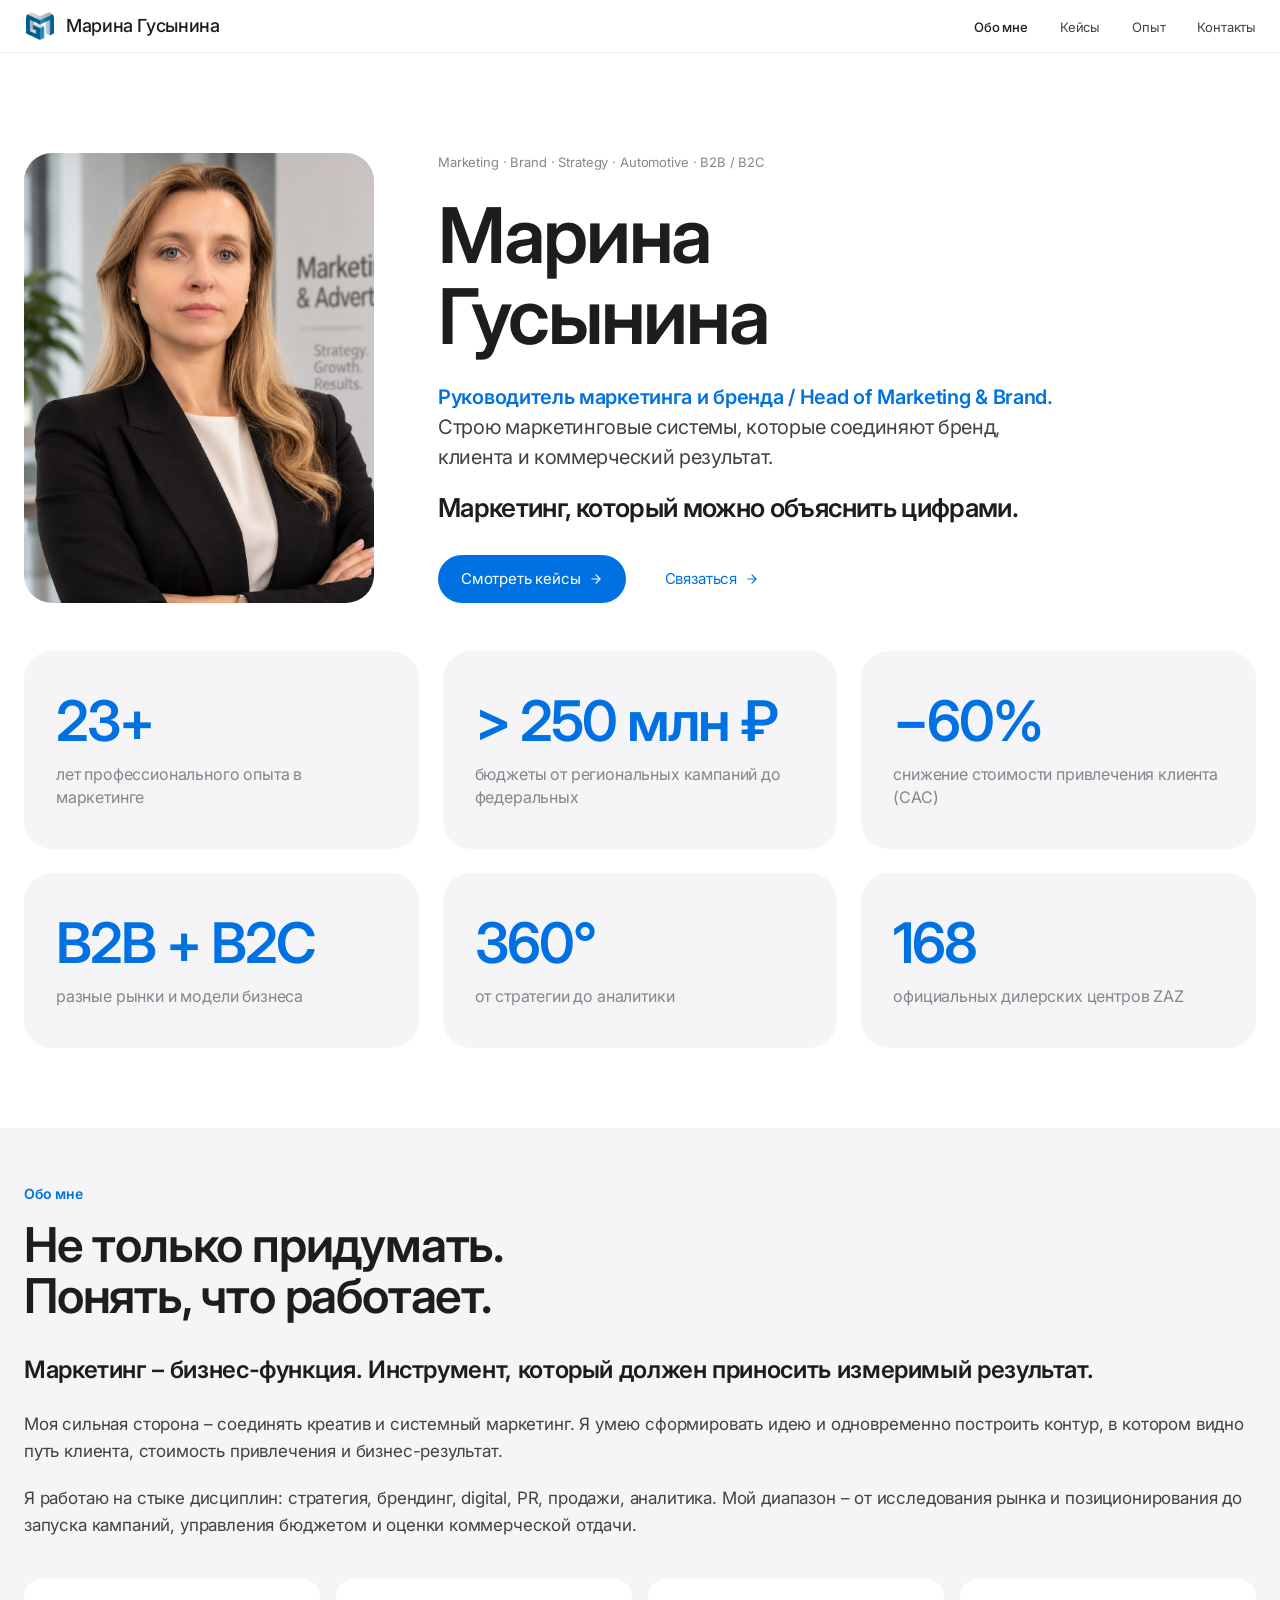
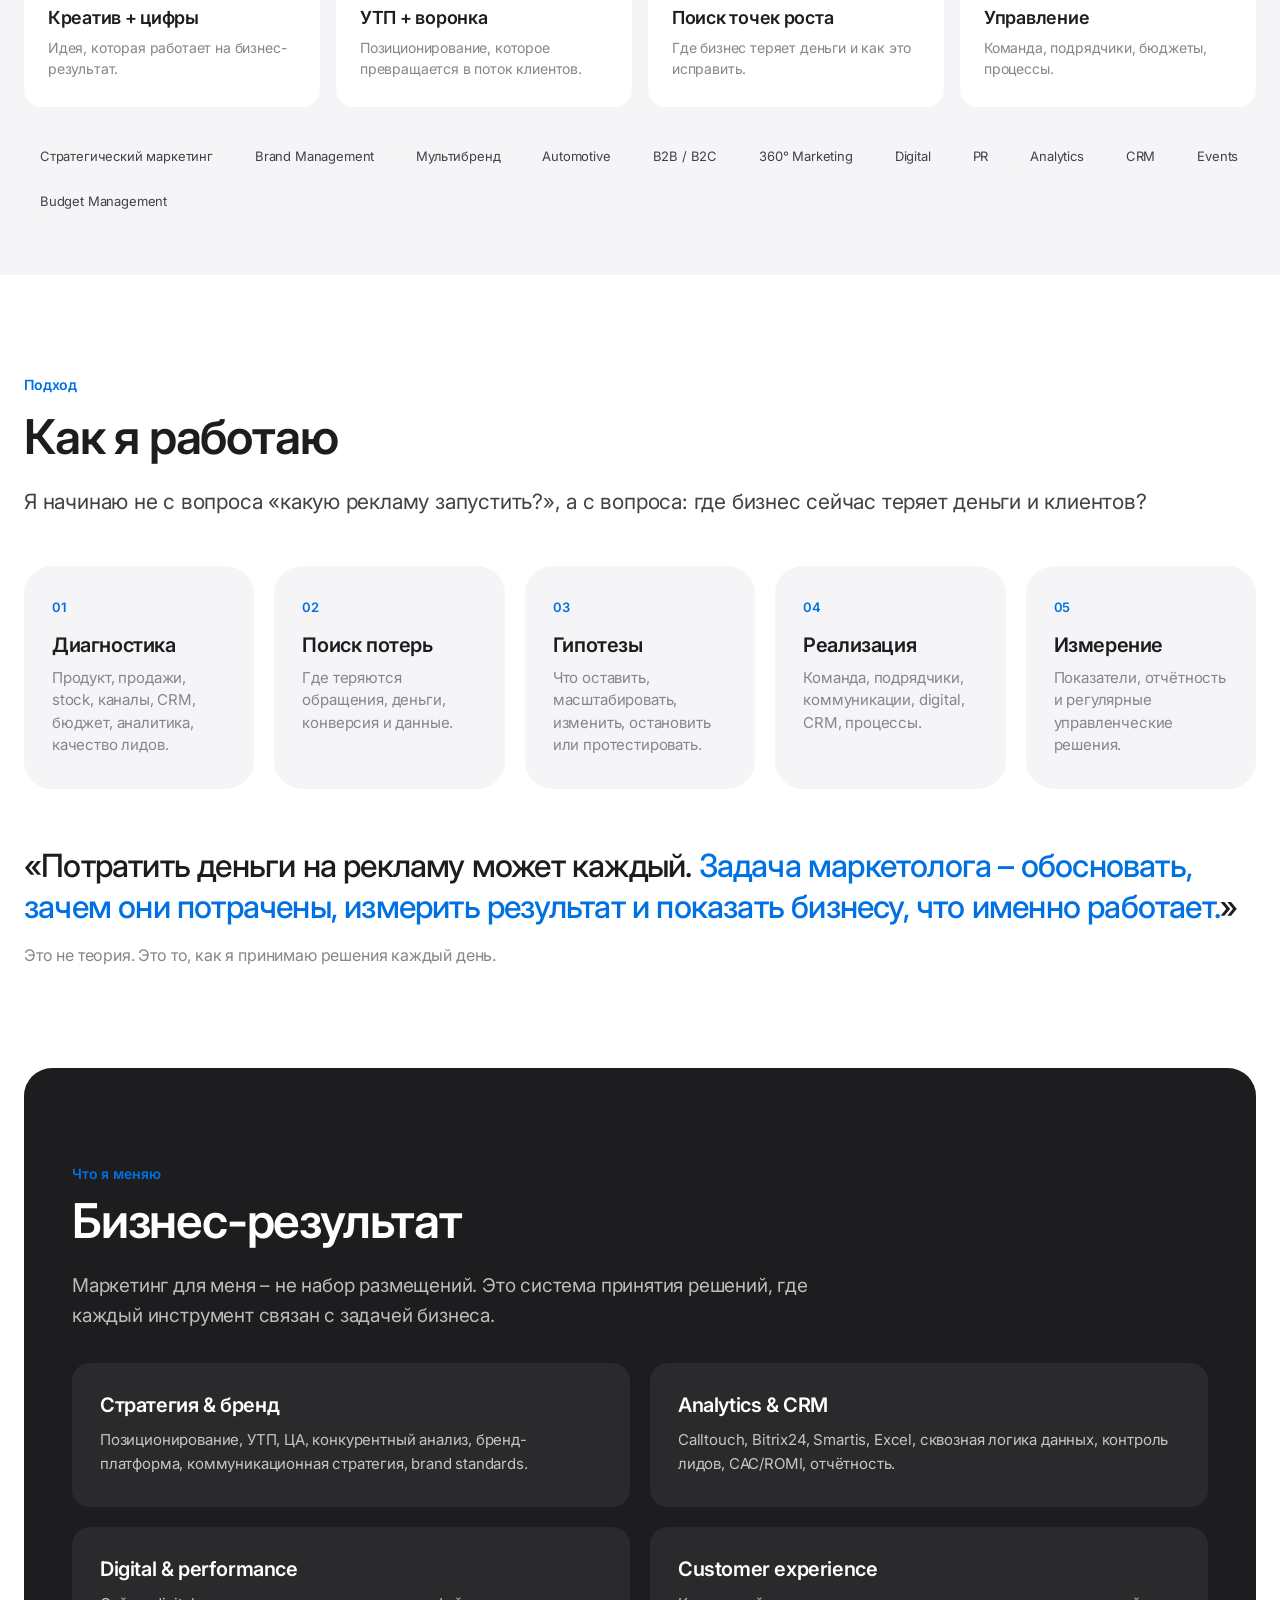
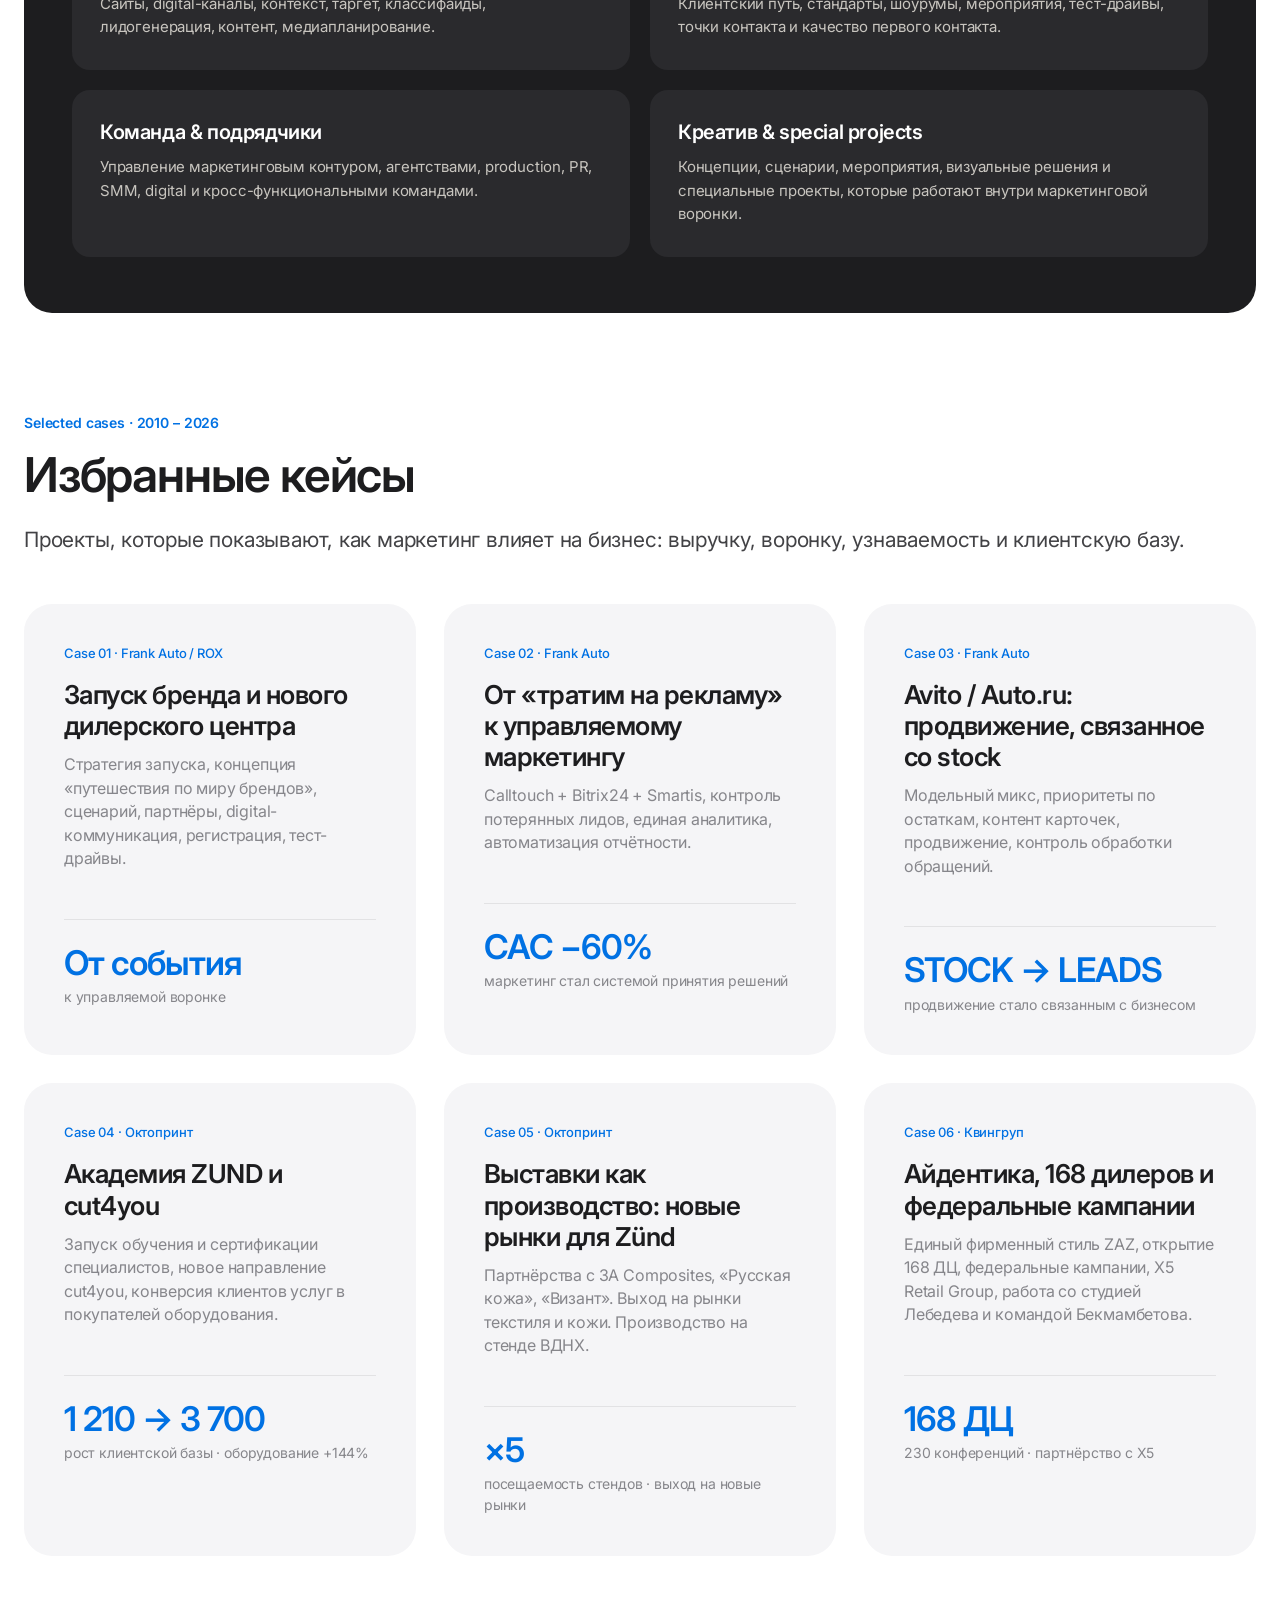
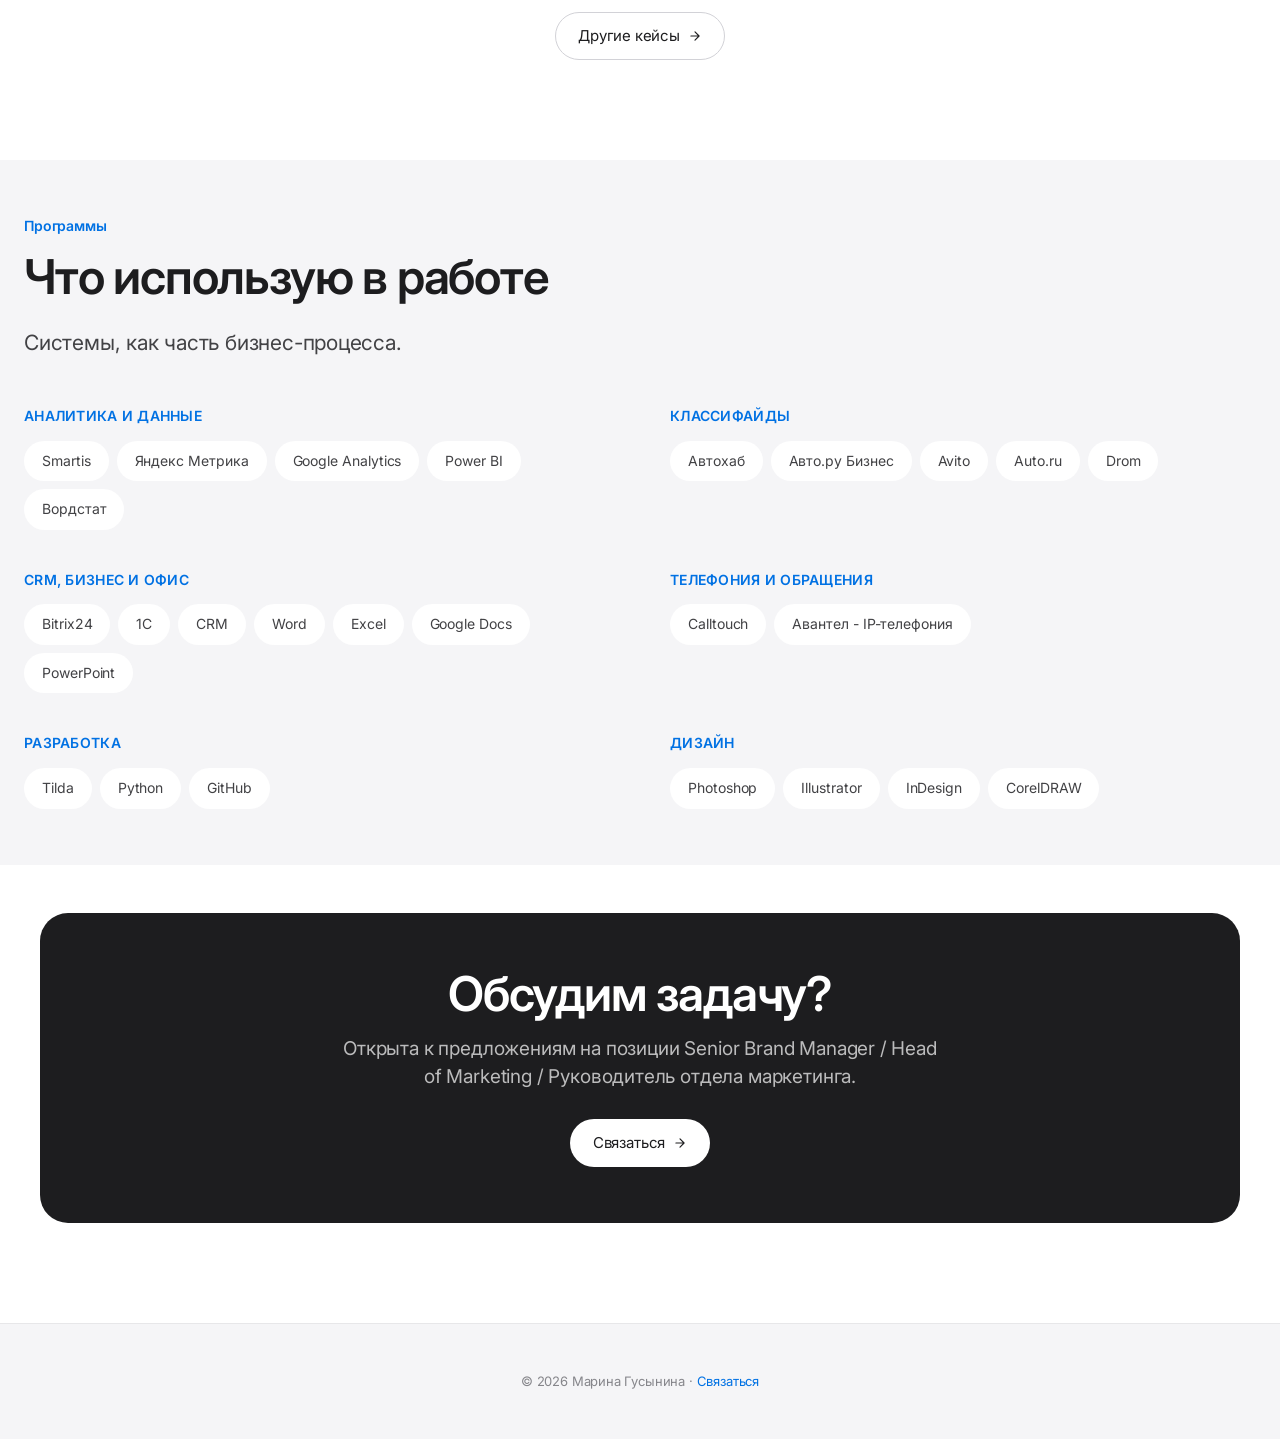
<file: index.html>
<!DOCTYPE html>
<html lang="ru">
<head>
<meta charset="UTF-8">
<meta name="viewport" content="width=device-width, initial-scale=1.0">
<title>Марина Гусынина – Руководитель маркетинга и бренда / Head of Marketing &amp; Brand</title>
<meta name="description" content="Марина Гусынина – руководитель маркетинга и бренда. 23+ лет в маркетинге, бюджеты от 250 млн ₽, B2B и B2C. Стратегия, аналитика, CRM, digital.">
<link rel="icon" type="image/png" href="favicon.png">
<link rel="preconnect" href="https://fonts.googleapis.com">
<link rel="preconnect" href="https://fonts.gstatic.com" crossorigin>
<link href="https://fonts.googleapis.com/css2?family=Inter:wght@400;500;600;700&display=swap" rel="stylesheet">
<link rel="stylesheet" href="style.css">
</head>
<body>

<header>
  <nav class="nav">
    <a href="index.html" class="brand">
      <img src="images/logo.png" alt="Марина Гусынина" class="brand-logo">
      <div class="brand-name">Марина Гусынина</div>
    </a>
    <button class="burger" aria-label="Меню">
      <span></span><span></span><span></span>
    </button>
    <ul class="nav-links">
      <li><a href="index.html" class="active">Обо мне</a></li>
      <li><a href="cases.html">Кейсы</a></li>
      <li><a href="about.html">Опыт</a></li>
      <li><a href="contacts.html">Контакты</a></li>
    </ul>
  </nav>
</header>

<!-- HERO -->
<section class="hero">
  <div class="hero-inner">

    <div class="hero-photo">
      <img src="images/photo-main.jpg" alt="Марина Гусынина – руководитель маркетинга и бренда">
    </div>

    <div class="hero-content">
      <div class="hero-tagline">Marketing · Brand · Strategy · Automotive · B2B / B2C</div>
      <h1>Марина<br>Гусынина</h1>
      <p class="hero-role">
        <span class="hero-role-title">Руководитель маркетинга и бренда / Head of Marketing &amp; Brand.</span>
        Строю маркетинговые системы, которые соединяют бренд, клиента и коммерческий результат.
      </p>
      <p class="hero-slogan">Маркетинг, который можно объяснить цифрами.</p>
      <div class="hero-actions">
        <a href="cases.html" class="btn btn-primary">
          Смотреть кейсы
          <svg width="14" height="14" viewBox="0 0 24 24" fill="none" stroke="currentColor" stroke-width="2" stroke-linecap="round" stroke-linejoin="round"><path d="M5 12h14M12 5l7 7-7 7"/></svg>
        </a>
        <a href="contacts.html" class="btn btn-ghost">
          Связаться
          <svg width="14" height="14" viewBox="0 0 24 24" fill="none" stroke="currentColor" stroke-width="2" stroke-linecap="round" stroke-linejoin="round"><path d="M5 12h14M12 5l7 7-7 7"/></svg>
        </a>
      </div>
    </div>

  </div>

  <div class="stats">
    <div class="stat">
      <div class="num accent">23+</div>
      <div class="label">лет профессионального опыта в маркетинге</div>
    </div>
    <div class="stat">
      <div class="num accent">&gt; 250 млн ₽</div>
      <div class="label">бюджеты от региональных кампаний до федеральных</div>
    </div>
    <div class="stat">
      <div class="num accent">−60%</div>
      <div class="label">снижение стоимости привлечения клиента (CAC)</div>
    </div>
    <div class="stat">
      <div class="num accent">B2B + B2C</div>
      <div class="label">разные рынки и модели бизнеса</div>
    </div>
    <div class="stat">
      <div class="num accent">360°</div>
      <div class="label">от стратегии до аналитики</div>
    </div>
    <div class="stat">
      <div class="num accent">168</div>
      <div class="label">официальных дилерских центров ZAZ</div>
    </div>
  </div>
</section>

<!-- ОБО МНЕ -->
<section class="section-soft" id="about">
  <div class="container">
    <div class="eyebrow">Обо мне</div>
    <h2>Не только придумать.<br>Понять, что работает.</h2>

    <p class="about-lead">
      <strong>Маркетинг – бизнес-функция. Инструмент, который должен приносить измеримый результат.</strong>
    </p>

    <p class="about-text">
      Моя сильная сторона – соединять креатив и системный маркетинг. Я умею сформировать идею и одновременно построить контур, в котором видно путь клиента, стоимость привлечения и бизнес-результат.
    </p>

    <p class="about-text">
      Я работаю на стыке дисциплин: стратегия, брендинг, digital, PR, продажи, аналитика. Мой диапазон – от исследования рынка и позиционирования до запуска кампаний, управления бюджетом и оценки коммерческой отдачи.
    </p>

    <div class="about-cards">
      <div class="about-card">
        <h3>Креатив + цифры</h3>
        <p>Идея, которая работает на бизнес-результат.</p>
      </div>
      <div class="about-card">
        <h3>УТП + воронка</h3>
        <p>Позиционирование, которое превращается в поток клиентов.</p>
      </div>
      <div class="about-card">
        <h3>Поиск точек роста</h3>
        <p>Где бизнес теряет деньги и как это исправить.</p>
      </div>
      <div class="about-card">
        <h3>Управление</h3>
        <p>Команда, подрядчики, бюджеты, процессы.</p>
      </div>
    </div>

    <div class="tags">
      <span class="tag">Стратегический маркетинг</span>
      <span class="tag">Brand Management</span>
      <span class="tag">Мультибренд</span>
      <span class="tag">Automotive</span>
      <span class="tag">B2B / B2C</span>
      <span class="tag">360° Marketing</span>
      <span class="tag">Digital</span>
      <span class="tag">PR</span>
      <span class="tag">Analytics</span>
      <span class="tag">CRM</span>
      <span class="tag">Events</span>
      <span class="tag">Budget Management</span>
    </div>
  </div>
</section>

<!-- КАК Я РАБОТАЮ -->
<section class="container-wide" id="method">
  <div class="eyebrow">Подход</div>
  <h2>Как я работаю</h2>
  <p class="lead">Я начинаю не с вопроса «какую рекламу запустить?», а с вопроса: где бизнес сейчас теряет деньги и клиентов?</p>

  <div class="method-steps">
    <div class="method-step">
      <div class="method-num">01</div>
      <h3>Диагностика</h3>
      <p>Продукт, продажи, stock, каналы, CRM, бюджет, аналитика, качество лидов.</p>
    </div>
    <div class="method-step">
      <div class="method-num">02</div>
      <h3>Поиск потерь</h3>
      <p>Где теряются обращения, деньги, конверсия и данные.</p>
    </div>
    <div class="method-step">
      <div class="method-num">03</div>
      <h3>Гипотезы</h3>
      <p>Что оставить, масштабировать, изменить, остановить или протестировать.</p>
    </div>
    <div class="method-step">
      <div class="method-num">04</div>
      <h3>Реализация</h3>
      <p>Команда, подрядчики, коммуникации, digital, CRM, процессы.</p>
    </div>
    <div class="method-step">
      <div class="method-num">05</div>
      <h3>Измерение</h3>
      <p>Показатели, отчётность и регулярные управленческие решения.</p>
    </div>
  </div>

  <p class="method-quote">«Потратить деньги на рекламу может каждый. <em>Задача маркетолога – обосновать, зачем они потрачены, измерить результат и показать бизнесу, что именно работает.</em>»</p>
  <p class="method-note">Это не теория. Это то, как я принимаю решения каждый день.</p>
</section>

<!-- ЧТО Я МЕНЯЮ -->
<div class="container-wide case-page" style="padding-top: 0; padding-bottom: 0;">
  <section class="section-dark" id="pillars" style="margin-top: 0;">
    <div class="eyebrow eyebrow-dark">Что я меняю</div>
    <h2 class="h2-dark">Бизнес-результат</h2>
    <p class="lead lead-dark">Маркетинг для меня – не набор размещений. Это система принятия решений, где каждый инструмент связан с задачей бизнеса.</p>

    <div class="pillars">
      <div class="pillar">
        <h3>Стратегия &amp; бренд</h3>
        <p>Позиционирование, УТП, ЦА, конкурентный анализ, бренд-платформа, коммуникационная стратегия, brand standards.</p>
      </div>
      <div class="pillar">
        <h3>Analytics &amp; CRM</h3>
        <p>Calltouch, Bitrix24, Smartis, Excel, сквозная логика данных, контроль лидов, CAC/ROMI, отчётность.</p>
      </div>
      <div class="pillar">
        <h3>Digital &amp; performance</h3>
        <p>Сайты, digital-каналы, контекст, таргет, классифайды, лидогенерация, контент, медиапланирование.</p>
      </div>
      <div class="pillar">
        <h3>Customer experience</h3>
        <p>Клиентский путь, стандарты, шоурумы, мероприятия, тест-драйвы, точки контакта и качество первого контакта.</p>
      </div>
      <div class="pillar">
        <h3>Команда &amp; подрядчики</h3>
        <p>Управление маркетинговым контуром, агентствами, production, PR, SMM, digital и кросс-функциональными командами.</p>
      </div>
      <div class="pillar">
        <h3>Креатив &amp; special projects</h3>
        <p>Концепции, сценарии, мероприятия, визуальные решения и специальные проекты, которые работают внутри маркетинговой воронки.</p>
      </div>
    </div>
</section>
</div>
  
<!-- КЕЙСЫ -->
<section class="container-wide" id="cases">
  <div class="eyebrow">Selected cases · 2010 – 2026</div>
  <h2>Избранные кейсы</h2>
  <p class="lead">Проекты, которые показывают, как маркетинг влияет на бизнес: выручку, воронку, узнаваемость и клиентскую базу.</p>

  <div class="cases-grid">

    <a href="cases.html#rox" class="case-card">
      <div class="case-num">Case 01 · Frank Auto / ROX</div>
      <h3>Запуск бренда и нового дилерского центра</h3>
      <p>Стратегия запуска, концепция «путешествия по миру брендов», сценарий, партнёры, digital-коммуникация, регистрация, тест-драйвы.</p>
      <div class="case-metric">
        <div class="value">От события</div>
        <div class="desc">к управляемой воронке</div>
      </div>
    </a>

    <a href="cases.html#system" class="case-card">
      <div class="case-num">Case 02 · Frank Auto</div>
      <h3>От «тратим на рекламу» к управляемому маркетингу</h3>
      <p>Calltouch + Bitrix24 + Smartis, контроль потерянных лидов, единая аналитика, автоматизация отчётности.</p>
      <div class="case-metric">
        <div class="value">CAC −60%</div>
        <div class="desc">маркетинг стал системой принятия решений</div>
      </div>
    </a>

    <a href="cases.html#classifieds" class="case-card">
      <div class="case-num">Case 03 · Frank Auto</div>
      <h3>Avito / Auto.ru: продвижение, связанное со stock</h3>
      <p>Модельный микс, приоритеты по остаткам, контент карточек, продвижение, контроль обработки обращений.</p>
      <div class="case-metric">
        <div class="value">STOCK → LEADS</div>
        <div class="desc">продвижение стало связанным с бизнесом</div>
      </div>
    </a>

    <a href="cases.html#oktoprint" class="case-card">
      <div class="case-num">Case 04 · Октопринт</div>
      <h3>Академия ZUND и cut4you</h3>
      <p>Запуск обучения и сертификации специалистов, новое направление cut4you, конверсия клиентов услуг в покупателей оборудования.</p>
      <div class="case-metric">
        <div class="value">1 210 → 3 700</div>
        <div class="desc">рост клиентской базы · оборудование +144%</div>
      </div>
    </a>

    <a href="cases.html#vystavki" class="case-card">
      <div class="case-num">Case 05 · Октопринт</div>
      <h3>Выставки как производство: новые рынки для Zünd</h3>
      <p>Партнёрства с 3A Composites, «Русская кожа», «Визант». Выход на рынки текстиля и кожи. Производство на стенде ВДНХ.</p>
      <div class="case-metric">
        <div class="value">×5</div>
        <div class="desc">посещаемость стендов · выход на новые рынки</div>
      </div>
    </a>

    <a href="cases.html#kwingroup" class="case-card">
      <div class="case-num">Case 06 · Квингруп</div>
      <h3>Айдентика, 168 дилеров и федеральные кампании</h3>
      <p>Единый фирменный стиль ZAZ, открытие 168 ДЦ, федеральные кампании, X5 Retail Group, работа со студией Лебедева и командой Бекмамбетова.</p>
      <div class="case-metric">
        <div class="value">168 ДЦ</div>
        <div class="desc">230 конференций · партнёрство с X5</div>
      </div>
    </a>

  </div>

  <div style="margin-top: 56px; text-align: center;">
    <a href="cases.html" class="btn btn-outline">
      Другие кейсы
      <svg width="14" height="14" viewBox="0 0 24 24" fill="none" stroke="currentColor" stroke-width="2" stroke-linecap="round" stroke-linejoin="round"><path d="M5 12h14M12 5l7 7-7 7"/></svg>
    </a>
  </div>
</section>

<!-- ПРОГРАММЫ -->
<section class="section-soft" id="programs">
  <div class="container">
    <div class="eyebrow">Программы</div>
    <h2>Что использую в работе</h2>
    <p class="lead">Системы, как часть бизнес-процесса.</p>

    <div class="programs">

      <div class="program-group">
        <div class="program-group-title">Аналитика и данные</div>
        <div class="program-list">
          <span class="program">Smartis</span>
          <span class="program">Яндекс Метрика</span>
          <span class="program">Google Analytics</span>
          <span class="program">Power BI</span>
          <span class="program">Вордстат</span>
        </div>
      </div>

      <div class="program-group">
        <div class="program-group-title">Классифайды</div>
        <div class="program-list">
          <span class="program">Автохаб</span>
          <span class="program">Авто.ру Бизнес</span>
          <span class="program">Avito</span>
          <span class="program">Auto.ru</span>
          <span class="program">Drom</span>
        </div>
      </div>

      <div class="program-group">
        <div class="program-group-title">CRM, бизнес и офис</div>
        <div class="program-list">
          <span class="program">Bitrix24</span>
          <span class="program">1С</span>
          <span class="program">CRM</span>
          <span class="program">Word</span>
          <span class="program">Excel</span>
          <span class="program">Google Docs</span>
          <span class="program">PowerPoint</span>
        </div>
      </div>

      <div class="program-group">
        <div class="program-group-title">Телефония и обращения</div>
        <div class="program-list">
          <span class="program">Calltouch</span>
          <span class="program">Авантел - IP-телефония</span>
        </div>
      </div>

      <div class="program-group">
        <div class="program-group-title">Разработка</div>
        <div class="program-list">
          <span class="program">Tilda</span>
          <span class="program">Python</span>
          <span class="program">GitHub</span>
        </div>
      </div>

      <div class="program-group">
        <div class="program-group-title">Дизайн</div>
        <div class="program-list">
          <span class="program">Photoshop</span>
          <span class="program">Illustrator</span>
          <span class="program">InDesign</span>
          <span class="program">CorelDRAW</span>
        </div>
      </div>

    </div>
  </div>
</section>

<!-- CTA -->
<div style="padding: 0 24px;">
  <div class="cta-banner">
    <h2>Обсудим задачу?</h2>
    <p>Открыта к предложениям на позиции Senior Brand Manager / Head of Marketing / Руководитель отдела маркетинга.</p>
    <a href="contacts.html" class="btn btn-primary">
      Связаться
      <svg width="14" height="14" viewBox="0 0 24 24" fill="none" stroke="currentColor" stroke-width="2" stroke-linecap="round" stroke-linejoin="round"><path d="M5 12h14M12 5l7 7-7 7"/></svg>
    </a>
  </div>
</div>

<footer style="margin-top: 100px;">
  © 2026 Марина Гусынина · <a href="contacts.html">Связаться</a>
</footer>

<script src="script.js"></script>
</body>
</html>
</file>
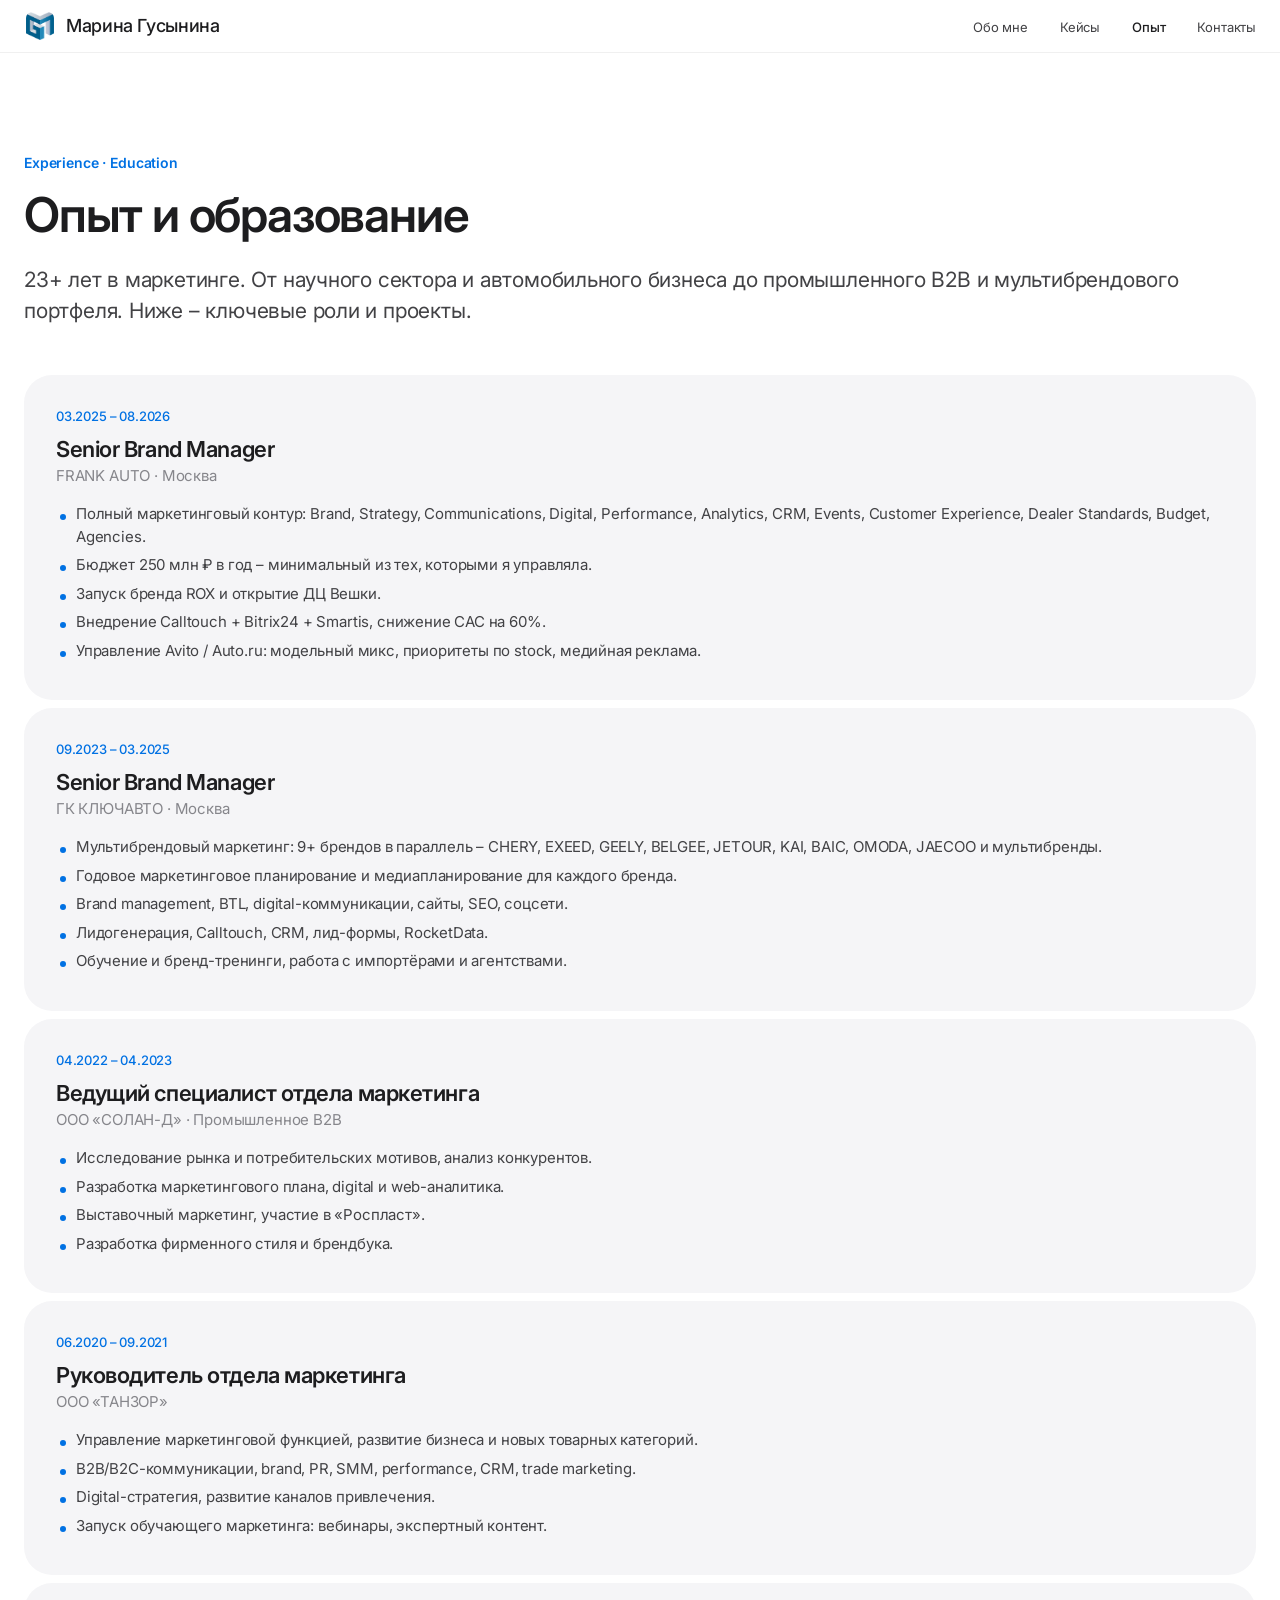
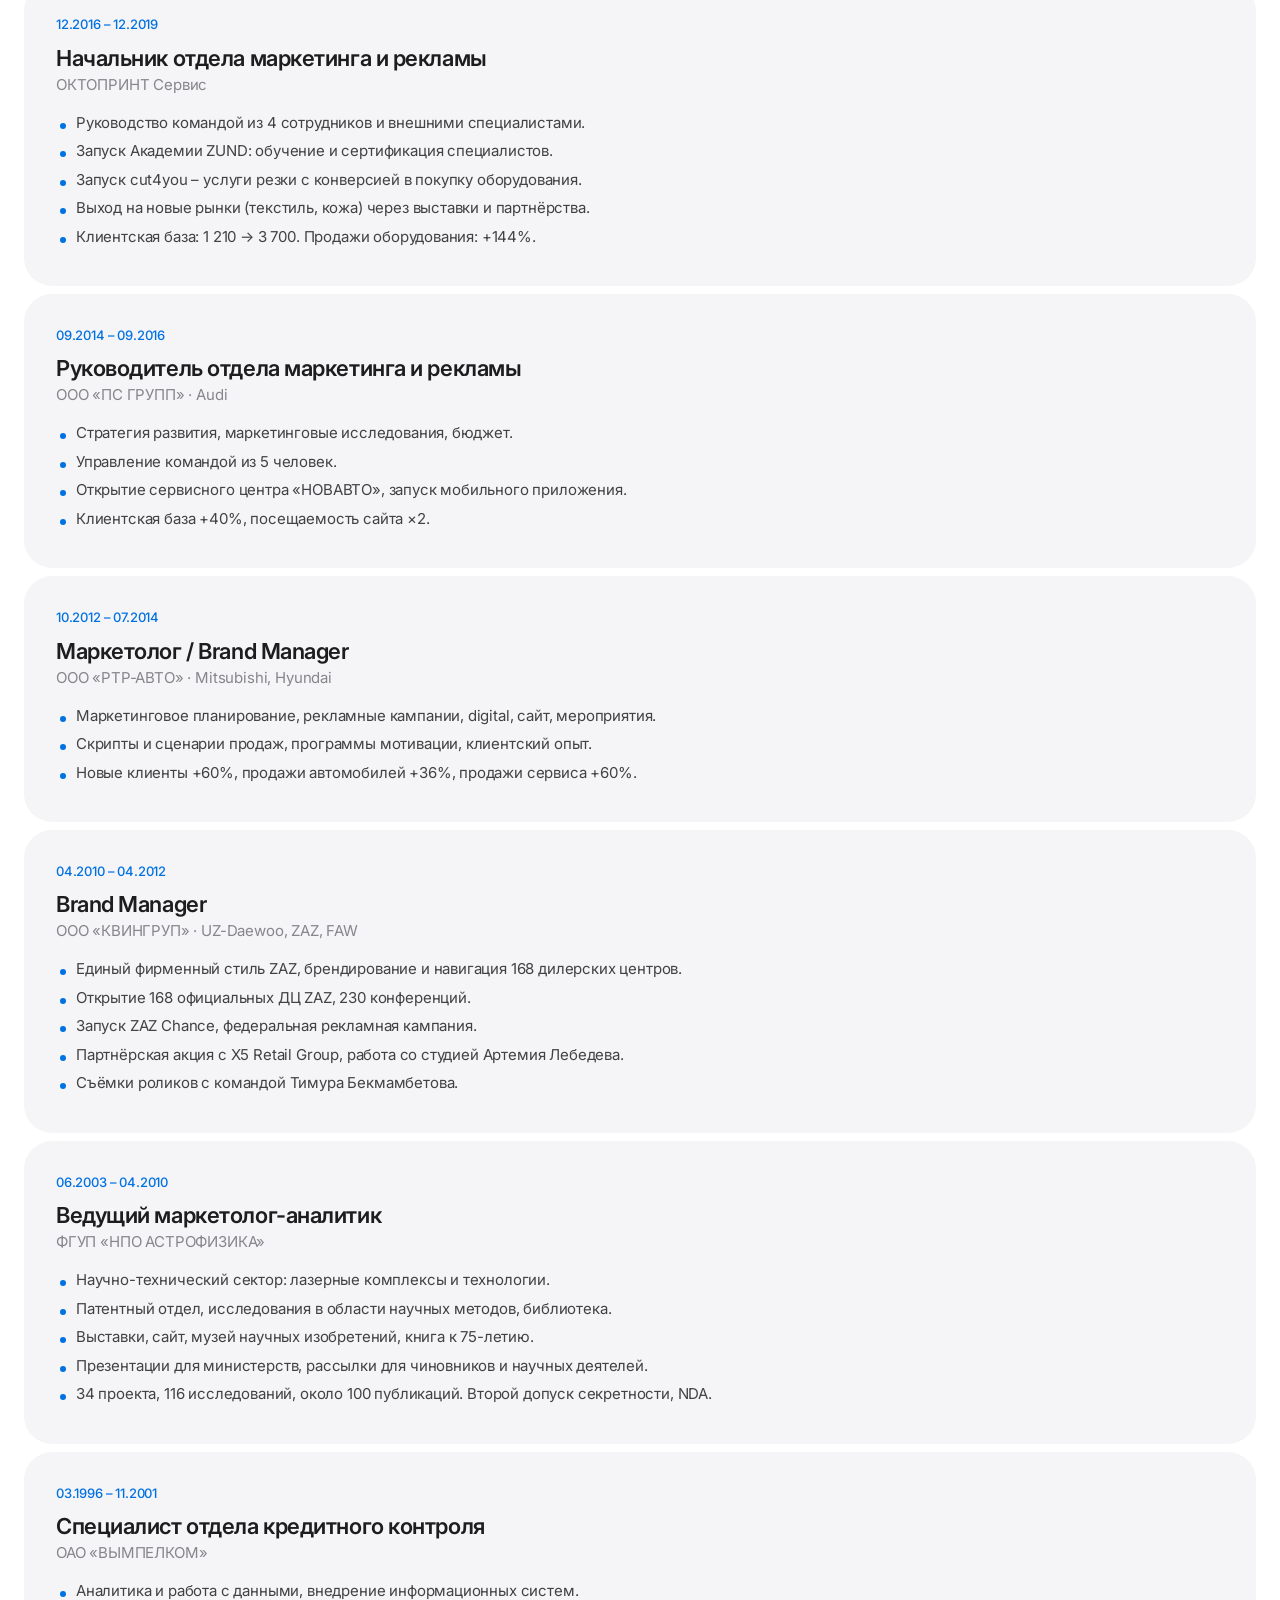
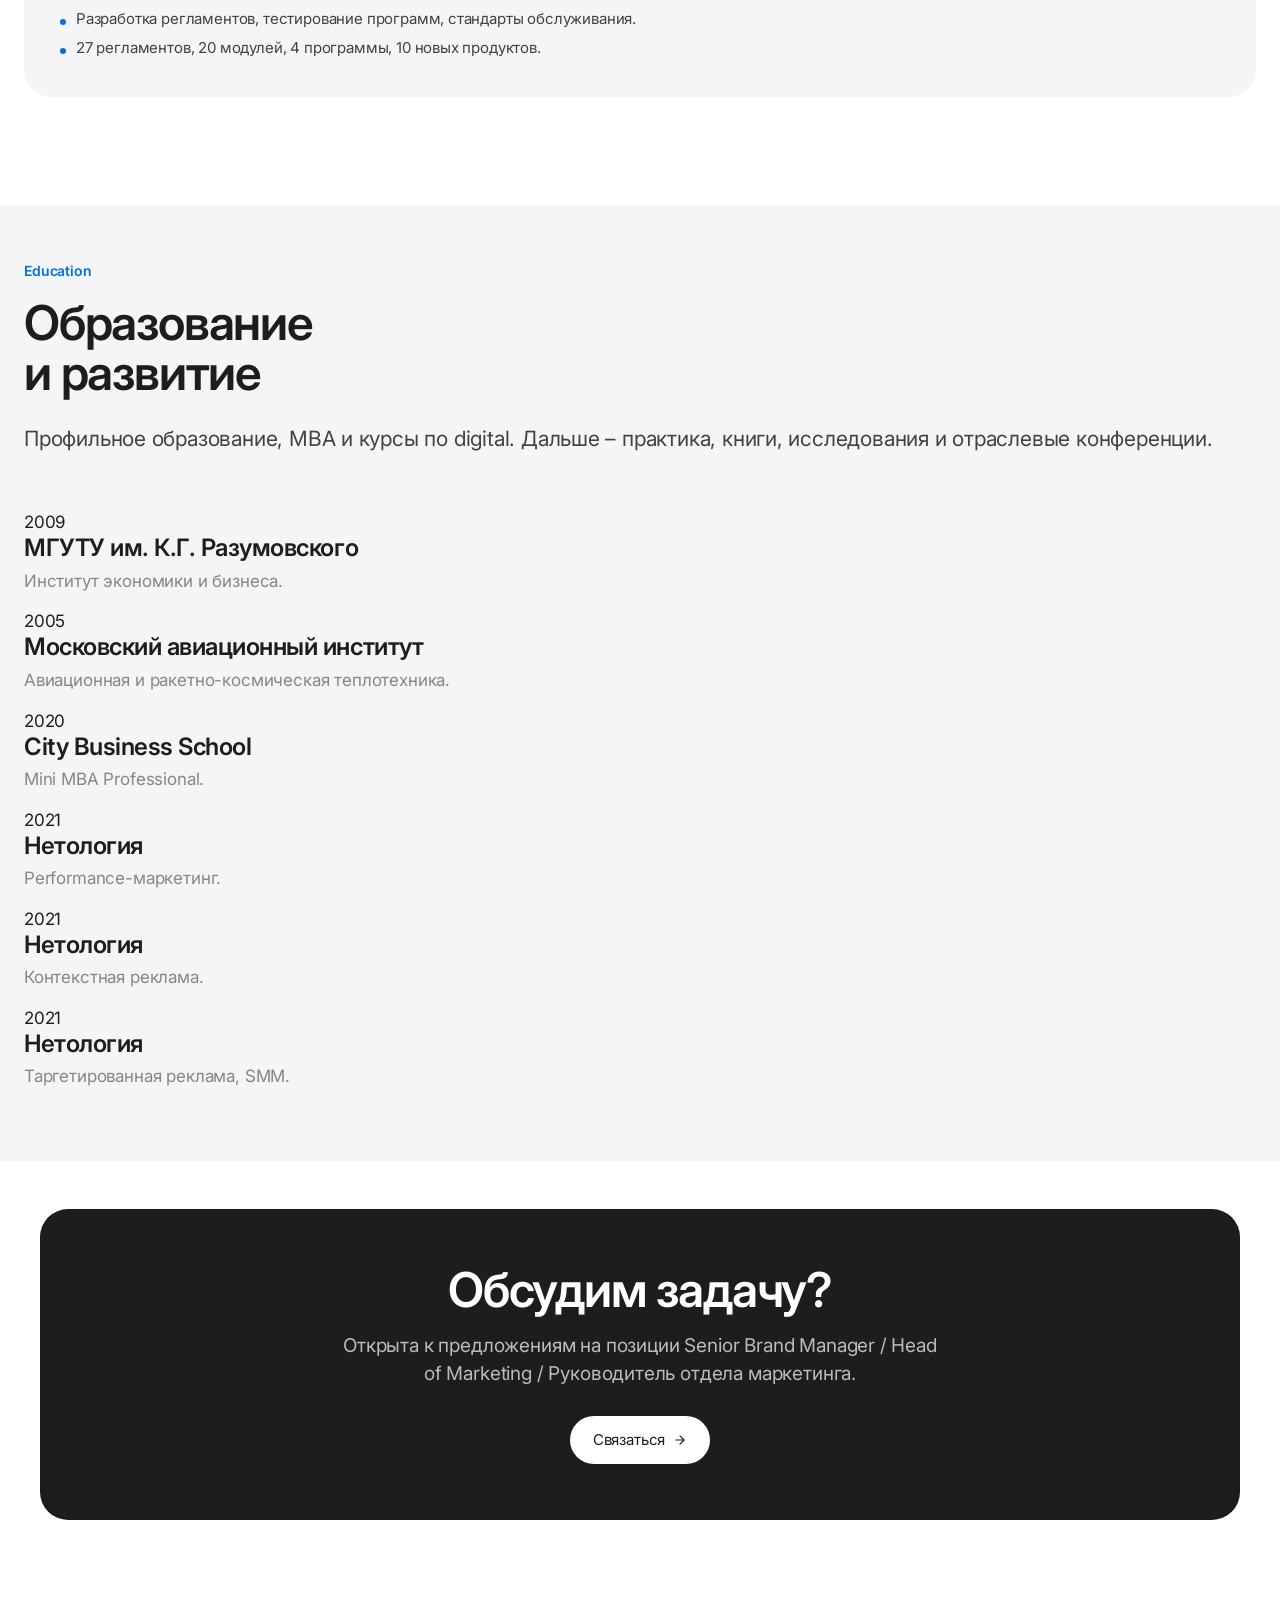
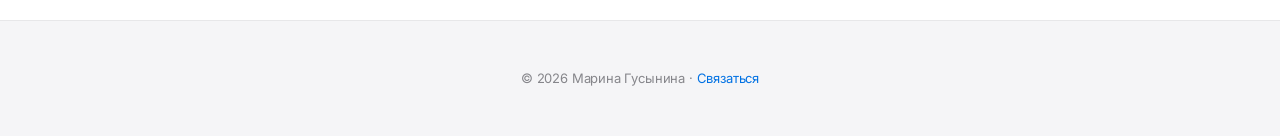
<file: about.html>
<!DOCTYPE html>
<html lang="ru">
<head>
<meta charset="UTF-8">
<meta name="viewport" content="width=device-width, initial-scale=1.0">
<title>Опыт – Марина Гусынина, Head of Marketing &amp; Brand</title>
<meta name="description" content="Опыт и образование Марины Гусыниной: 23+ лет в маркетинге, B2B и B2C, управление бюджетами от 250 млн ₽.">
<link rel="icon" type="image/png" href="favicon.png">
<link rel="preconnect" href="https://fonts.googleapis.com">
<link rel="preconnect" href="https://fonts.gstatic.com" crossorigin>
<link href="https://fonts.googleapis.com/css2?family=Inter:wght@400;500;600;700&display=swap" rel="stylesheet">
<link rel="stylesheet" href="style.css">
</head>
<body>

<header>
  <nav class="nav">
    <a href="index.html" class="brand">
      <img src="images/logo.png" alt="Марина Гусынина" class="brand-logo">
      <div class="brand-name">Марина Гусынина</div>
    </a>
    <button class="burger" aria-label="Меню">
      <span></span><span></span><span></span>
    </button>
    <ul class="nav-links">
      <li><a href="index.html">Обо мне</a></li>
      <li><a href="cases.html">Кейсы</a></li>
      <li><a href="about.html" class="active">Опыт</a></li>
      <li><a href="contacts.html">Контакты</a></li>
    </ul>
  </nav>
</header>

<section class="container-wide">
  <div class="eyebrow">Experience · Education</div>
  <h2>Опыт и образование</h2>
  <p class="lead">23+ лет в маркетинге. От научного сектора и автомобильного бизнеса до промышленного B2B и мультибрендового портфеля. Ниже – ключевые роли и проекты.</p>

  <div class="timeline">

    <div class="job">
      <div class="period">03.2025 – 08.2026</div>
      <h3>Senior Brand Manager</h3>
      <div class="company">FRANK AUTO · Москва</div>
      <ul>
        <li>Полный маркетинговый контур: Brand, Strategy, Communications, Digital, Performance, Analytics, CRM, Events, Customer Experience, Dealer Standards, Budget, Agencies.</li>
        <li>Бюджет 250 млн ₽ в год – минимальный из тех, которыми я управляла.</li>
        <li>Запуск бренда ROX и открытие ДЦ Вешки.</li>
        <li>Внедрение Calltouch + Bitrix24 + Smartis, снижение CAC на 60%.</li>
        <li>Управление Avito / Auto.ru: модельный микс, приоритеты по stock, медийная реклама.</li>
      </ul>
    </div>

    <div class="job">
      <div class="period">09.2023 – 03.2025</div>
      <h3>Senior Brand Manager</h3>
      <div class="company">ГК КЛЮЧАВТО · Москва</div>
      <ul>
        <li>Мультибрендовый маркетинг: 9+ брендов в параллель – CHERY, EXEED, GEELY, BELGEE, JETOUR, KAI, BAIC, OMODA, JAECOO и мультибренды.</li>
        <li>Годовое маркетинговое планирование и медиапланирование для каждого бренда.</li>
        <li>Brand management, BTL, digital-коммуникации, сайты, SEO, соцсети.</li>
        <li>Лидогенерация, Calltouch, CRM, лид-формы, RocketData.</li>
        <li>Обучение и бренд-тренинги, работа с импортёрами и агентствами.</li>
      </ul>
    </div>

    <div class="job">
      <div class="period">04.2022 – 04.2023</div>
      <h3>Ведущий специалист отдела маркетинга</h3>
      <div class="company">ООО «СОЛАН-Д» · Промышленное B2B</div>
      <ul>
        <li>Исследование рынка и потребительских мотивов, анализ конкурентов.</li>
        <li>Разработка маркетингового плана, digital и web-аналитика.</li>
        <li>Выставочный маркетинг, участие в «Роспласт».</li>
        <li>Разработка фирменного стиля и брендбука.</li>
      </ul>
    </div>

    <div class="job">
      <div class="period">06.2020 – 09.2021</div>
      <h3>Руководитель отдела маркетинга</h3>
      <div class="company">ООО «ТАНЗОР»</div>
      <ul>
        <li>Управление маркетинговой функцией, развитие бизнеса и новых товарных категорий.</li>
        <li>B2B/B2C-коммуникации, brand, PR, SMM, performance, CRM, trade marketing.</li>
        <li>Digital-стратегия, развитие каналов привлечения.</li>
        <li>Запуск обучающего маркетинга: вебинары, экспертный контент.</li>
      </ul>
    </div>

    <div class="job">
      <div class="period">12.2016 – 12.2019</div>
      <h3>Начальник отдела маркетинга и рекламы</h3>
      <div class="company">ОКТОПРИНТ Сервис</div>
      <ul>
        <li>Руководство командой из 4 сотрудников и внешними специалистами.</li>
        <li>Запуск Академии ZUND: обучение и сертификация специалистов.</li>
        <li>Запуск cut4you – услуги резки с конверсией в покупку оборудования.</li>
        <li>Выход на новые рынки (текстиль, кожа) через выставки и партнёрства.</li>
        <li>Клиентская база: 1 210 → 3 700. Продажи оборудования: +144%.</li>
      </ul>
    </div>

    <div class="job">
      <div class="period">09.2014 – 09.2016</div>
      <h3>Руководитель отдела маркетинга и рекламы</h3>
      <div class="company">ООО «ПС ГРУПП» · Audi</div>
      <ul>
        <li>Стратегия развития, маркетинговые исследования, бюджет.</li>
        <li>Управление командой из 5 человек.</li>
        <li>Открытие сервисного центра «НОВАВТО», запуск мобильного приложения.</li>
        <li>Клиентская база +40%, посещаемость сайта ×2.</li>
      </ul>
    </div>

    <div class="job">
      <div class="period">10.2012 – 07.2014</div>
      <h3>Маркетолог / Brand Manager</h3>
      <div class="company">ООО «РТР-АВТО» · Mitsubishi, Hyundai</div>
      <ul>
        <li>Маркетинговое планирование, рекламные кампании, digital, сайт, мероприятия.</li>
        <li>Скрипты и сценарии продаж, программы мотивации, клиентский опыт.</li>
        <li>Новые клиенты +60%, продажи автомобилей +36%, продажи сервиса +60%.</li>
      </ul>
    </div>

    <div class="job">
      <div class="period">04.2010 – 04.2012</div>
      <h3>Brand Manager</h3>
      <div class="company">ООО «КВИНГРУП» · UZ-Daewoo, ZAZ, FAW</div>
      <ul>
        <li>Единый фирменный стиль ZAZ, брендирование и навигация 168 дилерских центров.</li>
        <li>Открытие 168 официальных ДЦ ZAZ, 230 конференций.</li>
        <li>Запуск ZAZ Chance, федеральная рекламная кампания.</li>
        <li>Партнёрская акция с X5 Retail Group, работа со студией Артемия Лебедева.</li>
        <li>Съёмки роликов с командой Тимура Бекмамбетова.</li>
      </ul>
    </div>

    <div class="job">
      <div class="period">06.2003 – 04.2010</div>
      <h3>Ведущий маркетолог-аналитик</h3>
      <div class="company">ФГУП «НПО АСТРОФИЗИКА»</div>
      <ul>
        <li>Научно-технический сектор: лазерные комплексы и технологии.</li>
        <li>Патентный отдел, исследования в области научных методов, библиотека.</li>
        <li>Выставки, сайт, музей научных изобретений, книга к 75-летию.</li>
        <li>Презентации для министерств, рассылки для чиновников и научных деятелей.</li>
        <li>34 проекта, 116 исследований, около 100 публикаций. Второй допуск секретности, NDA.</li>
      </ul>
    </div>

    <div class="job">
      <div class="period">03.1996 – 11.2001</div>
      <h3>Специалист отдела кредитного контроля</h3>
      <div class="company">ОАО «ВЫМПЕЛКОМ»</div>
      <ul>
        <li>Аналитика и работа с данными, внедрение информационных систем.</li>
        <li>Разработка регламентов, тестирование программ, стандарты обслуживания.</li>
        <li>27 регламентов, 20 модулей, 4 программы, 10 новых продуктов.</li>
      </ul>
    </div>

  </div>
</section>

<!-- ОБРАЗОВАНИЕ -->
<section class="section-soft">
  <div class="container">
    <div class="eyebrow">Education</div>
    <h2>Образование<br>и развитие</h2>
    <p class="lead">Профильное образование, MBA и курсы по digital. Дальше – практика, книги, исследования и отраслевые конференции.</p>

    <div class="principles" style="margin-top: 56px;">
      <div class="principle">
        <div class="num">2009</div>
        <h3>МГУТУ им. К.Г. Разумовского</h3>
        <p>Институт экономики и бизнеса.</p>
      </div>
      <div class="principle">
        <div class="num">2005</div>
        <h3>Московский авиационный институт</h3>
        <p>Авиационная и ракетно-космическая теплотехника.</p>
      </div>
      <div class="principle">
        <div class="num">2020</div>
        <h3>City Business School</h3>
        <p>Mini MBA Professional.</p>
      </div>
      <div class="principle">
        <div class="num">2021</div>
        <h3>Нетология</h3>
        <p>Performance-маркетинг.</p>
      </div>
      <div class="principle">
        <div class="num">2021</div>
        <h3>Нетология</h3>
        <p>Контекстная реклама.</p>
      </div>
      <div class="principle">
        <div class="num">2021</div>
        <h3>Нетология</h3>
        <p>Таргетированная реклама, SMM.</p>
      </div>
    </div>
  </div>
</section>

<!-- CTA -->
<div style="padding: 0 24px;">
  <div class="cta-banner">
    <h2>Обсудим задачу?</h2>
    <p>Открыта к предложениям на позиции Senior Brand Manager / Head of Marketing / Руководитель отдела маркетинга.</p>
    <a href="contacts.html" class="btn btn-primary">
      Связаться
      <svg width="14" height="14" viewBox="0 0 24 24" fill="none" stroke="currentColor" stroke-width="2" stroke-linecap="round" stroke-linejoin="round"><path d="M5 12h14M12 5l7 7-7 7"/></svg>
    </a>
  </div>
</div>

<footer style="margin-top: 100px;">
  © 2026 Марина Гусынина · <a href="contacts.html">Связаться</a>
</footer>

<script src="script.js"></script>
</body>
</html>
</file>
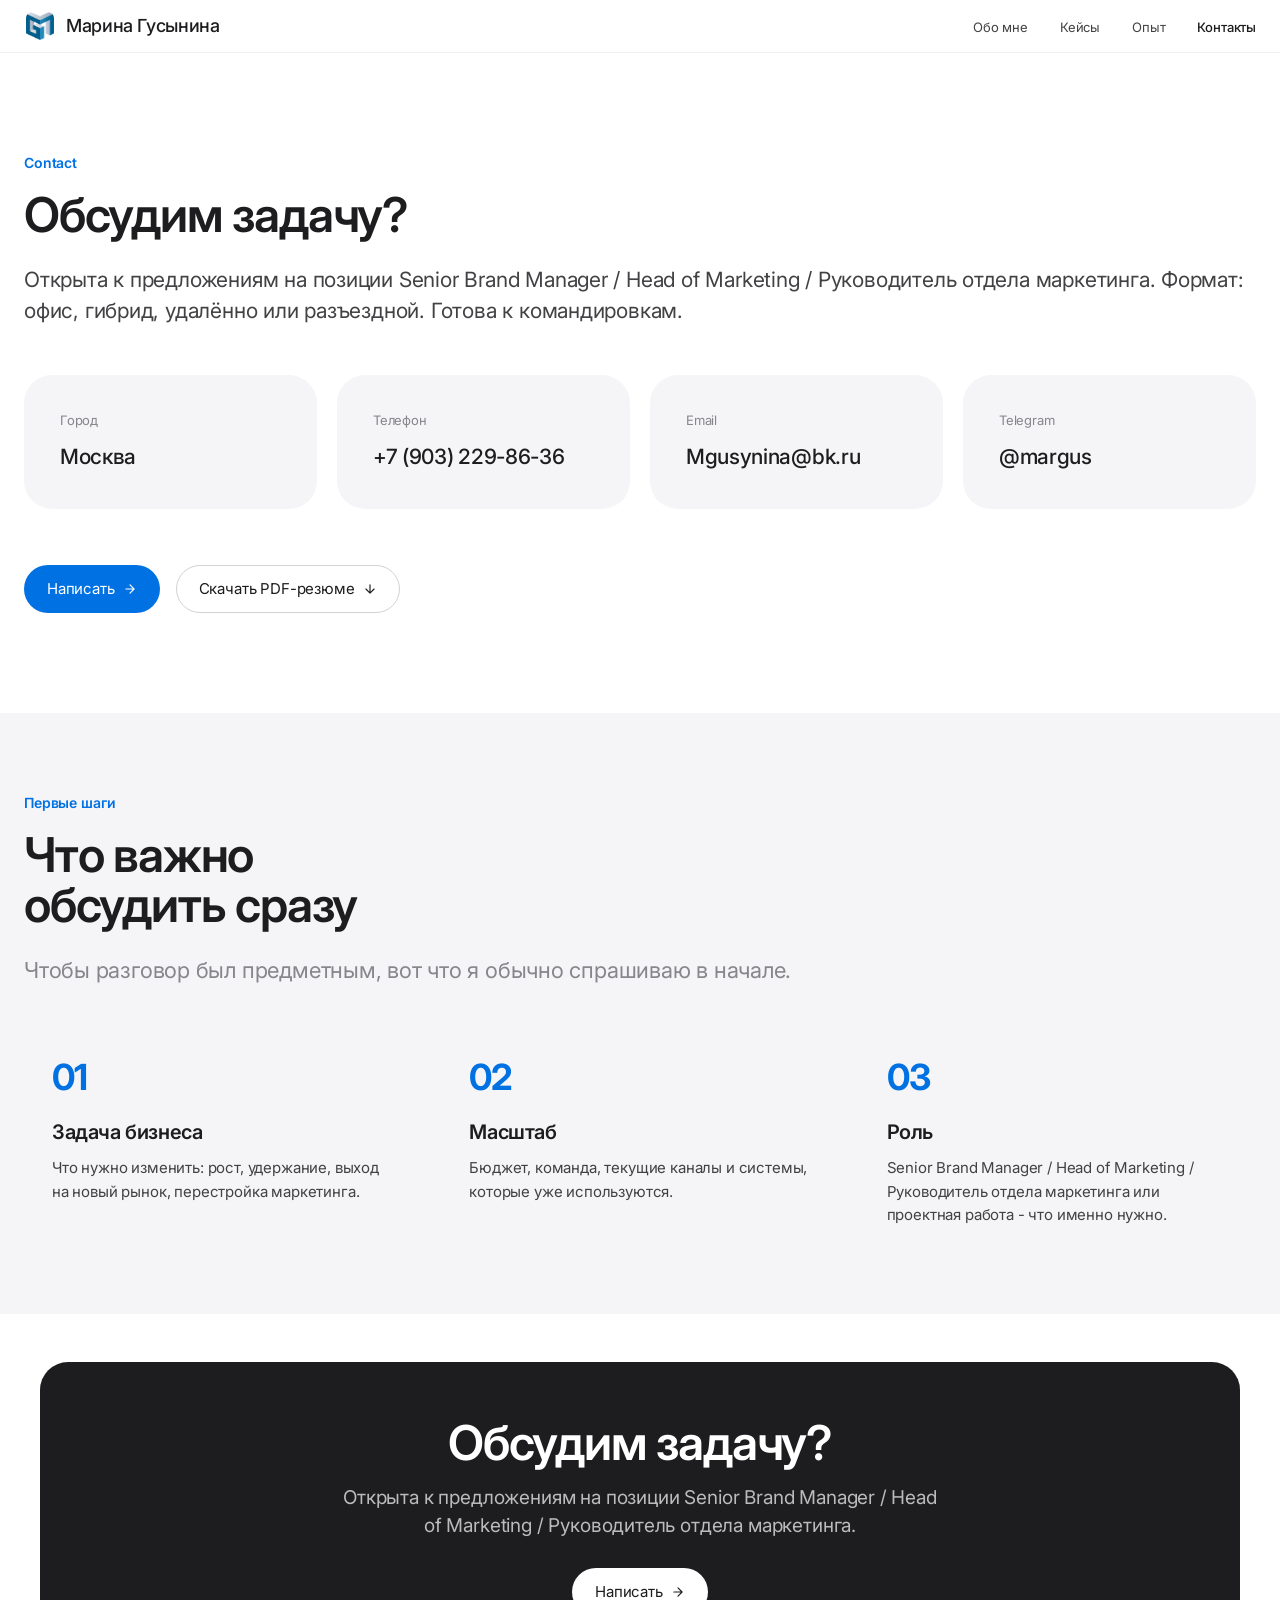
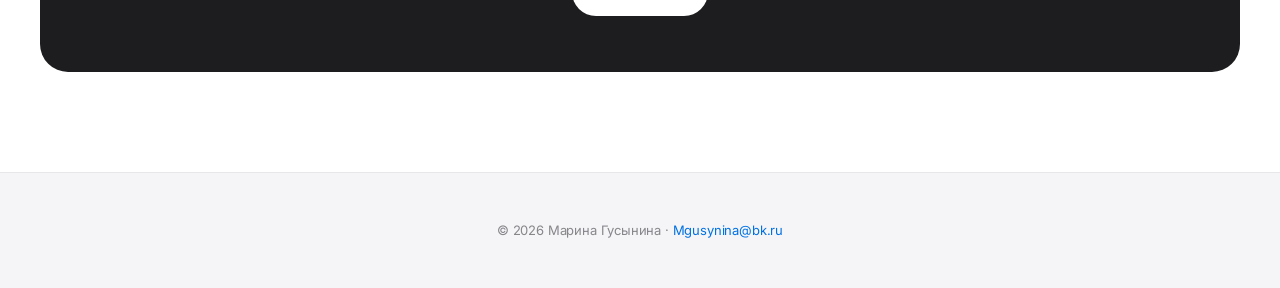
<file: contacts.html>
<!DOCTYPE html>
<html lang="ru">
<head>
<meta charset="UTF-8">
<meta name="viewport" content="width=device-width, initial-scale=1.0">
<title>Контакты – Марина Гусынина, Head of Marketing &amp; Brand</title>
<meta name="description" content="Связаться с Мариной Гусыниной: Senior Brand Manager, Head of Marketing, руководитель отдела маркетинга.">
<link rel="icon" type="image/png" href="favicon.png">
<link rel="preconnect" href="https://fonts.googleapis.com">
<link rel="preconnect" href="https://fonts.gstatic.com" crossorigin>
<link href="https://fonts.googleapis.com/css2?family=Inter:wght@400;500;600;700&display=swap" rel="stylesheet">
<link rel="stylesheet" href="style.css">
</head>
<body>

<header>
  <nav class="nav">
    <a href="index.html" class="brand">
      <img src="images/logo.png" alt="Марина Гусынина" class="brand-logo">
      <div class="brand-name">Марина Гусынина</div>
    </a>
    <button class="burger" aria-label="Меню">
      <span></span><span></span><span></span>
    </button>
    <ul class="nav-links">
      <li><a href="index.html">Обо мне</a></li>
      <li><a href="cases.html">Кейсы</a></li>
      <li><a href="about.html">Опыт</a></li>
      <li><a href="contacts.html" class="active">Контакты</a></li>
    </ul>
  </nav>
</header>

<section class="container-wide">
  <div class="eyebrow">Contact</div>
  <h2>Обсудим задачу?</h2>
  <p class="lead">Открыта к предложениям на позиции Senior Brand Manager / Head of Marketing / Руководитель отдела маркетинга. Формат: офис, гибрид, удалённо или разъездной. Готова к командировкам.</p>

  <div class="contact-grid">

    <div class="contact-card">
      <div class="label">Город</div>
      <div class="value">Москва</div>
    </div>

    <div class="contact-card">
      <div class="label">Телефон</div>
      <div class="value"><a href="tel:+79032298636">+7 (903) 229-86-36</a></div>
    </div>

    <div class="contact-card">
      <div class="label">Email</div>
      <div class="value"><a href="mailto:Mgusynina@bk.ru">Mgusynina@bk.ru</a></div>
    </div>

    <div class="contact-card">
      <div class="label">Telegram</div>
      <div class="value"><a href="https://t.me/margus">@margus</a></div>
    </div>

  </div>

  <div class="hero-actions" style="margin-top: 56px; justify-content: flex-start;">
    <a href="mailto:Mgusynina@bk.ru" class="btn btn-primary">
      Написать
      <svg width="14" height="14" viewBox="0 0 24 24" fill="none" stroke="currentColor" stroke-width="2" stroke-linecap="round" stroke-linejoin="round"><path d="M5 12h14M12 5l7 7-7 7"/></svg>
    </a>
    <a href="files/resume.pdf" class="btn btn-outline" download>
      Скачать PDF-резюме
      <svg width="14" height="14" viewBox="0 0 24 24" fill="none" stroke="currentColor" stroke-width="2" stroke-linecap="round" stroke-linejoin="round"><path d="M12 5v14M5 12l7 7 7-7"/></svg>
    </a>
  </div>
</section>

<section class="section-soft case-page">
  <div class="container">
    <div class="eyebrow">Первые шаги</div>
    <h2>Что важно<br>обсудить сразу</h2>
    <p class="lead" style="margin-bottom: 32px;">Чтобы разговор был предметным, вот что я обычно спрашиваю в начале.</p>

    <div class="grid-3">
      <div class="card">
        <div class="card-num text-accent">01</div>
        <h3>Задача бизнеса</h3>
        <p>Что нужно изменить: рост, удержание, выход на новый рынок, перестройка маркетинга.</p>
      </div>
      <div class="card">
        <div class="card-num text-accent">02</div>
        <h3>Масштаб</h3>
        <p>Бюджет, команда, текущие каналы и системы, которые уже используются.</p>
      </div>
      <div class="card">
        <div class="card-num text-accent">03</div>
        <h3>Роль</h3>
        <p>Senior Brand Manager / Head of Marketing / Руководитель отдела маркетинга или проектная работа - что именно нужно.</p>
      </div>
    </div>
  </div>
</section>

<div style="padding: 0 24px;">
  <div class="cta-banner">
    <h2>Обсудим задачу?</h2>
    <p>Открыта к предложениям на позиции Senior Brand Manager / Head of Marketing / Руководитель отдела маркетинга.</p>
    <a href="mailto:Mgusynina@bk.ru" class="btn btn-primary">
      Написать
      <svg width="14" height="14" viewBox="0 0 24 24" fill="none" stroke="currentColor" stroke-width="2" stroke-linecap="round" stroke-linejoin="round"><path d="M5 12h14M12 5l7 7-7 7"/></svg>
    </a>
  </div>
</div>

<footer style="margin-top: 100px;">
  © 2026 Марина Гусынина · <a href="mailto:Mgusynina@bk.ru">Mgusynina@bk.ru</a>
</footer>

<script src="script.js"></script>
</body>
</html>
</file>
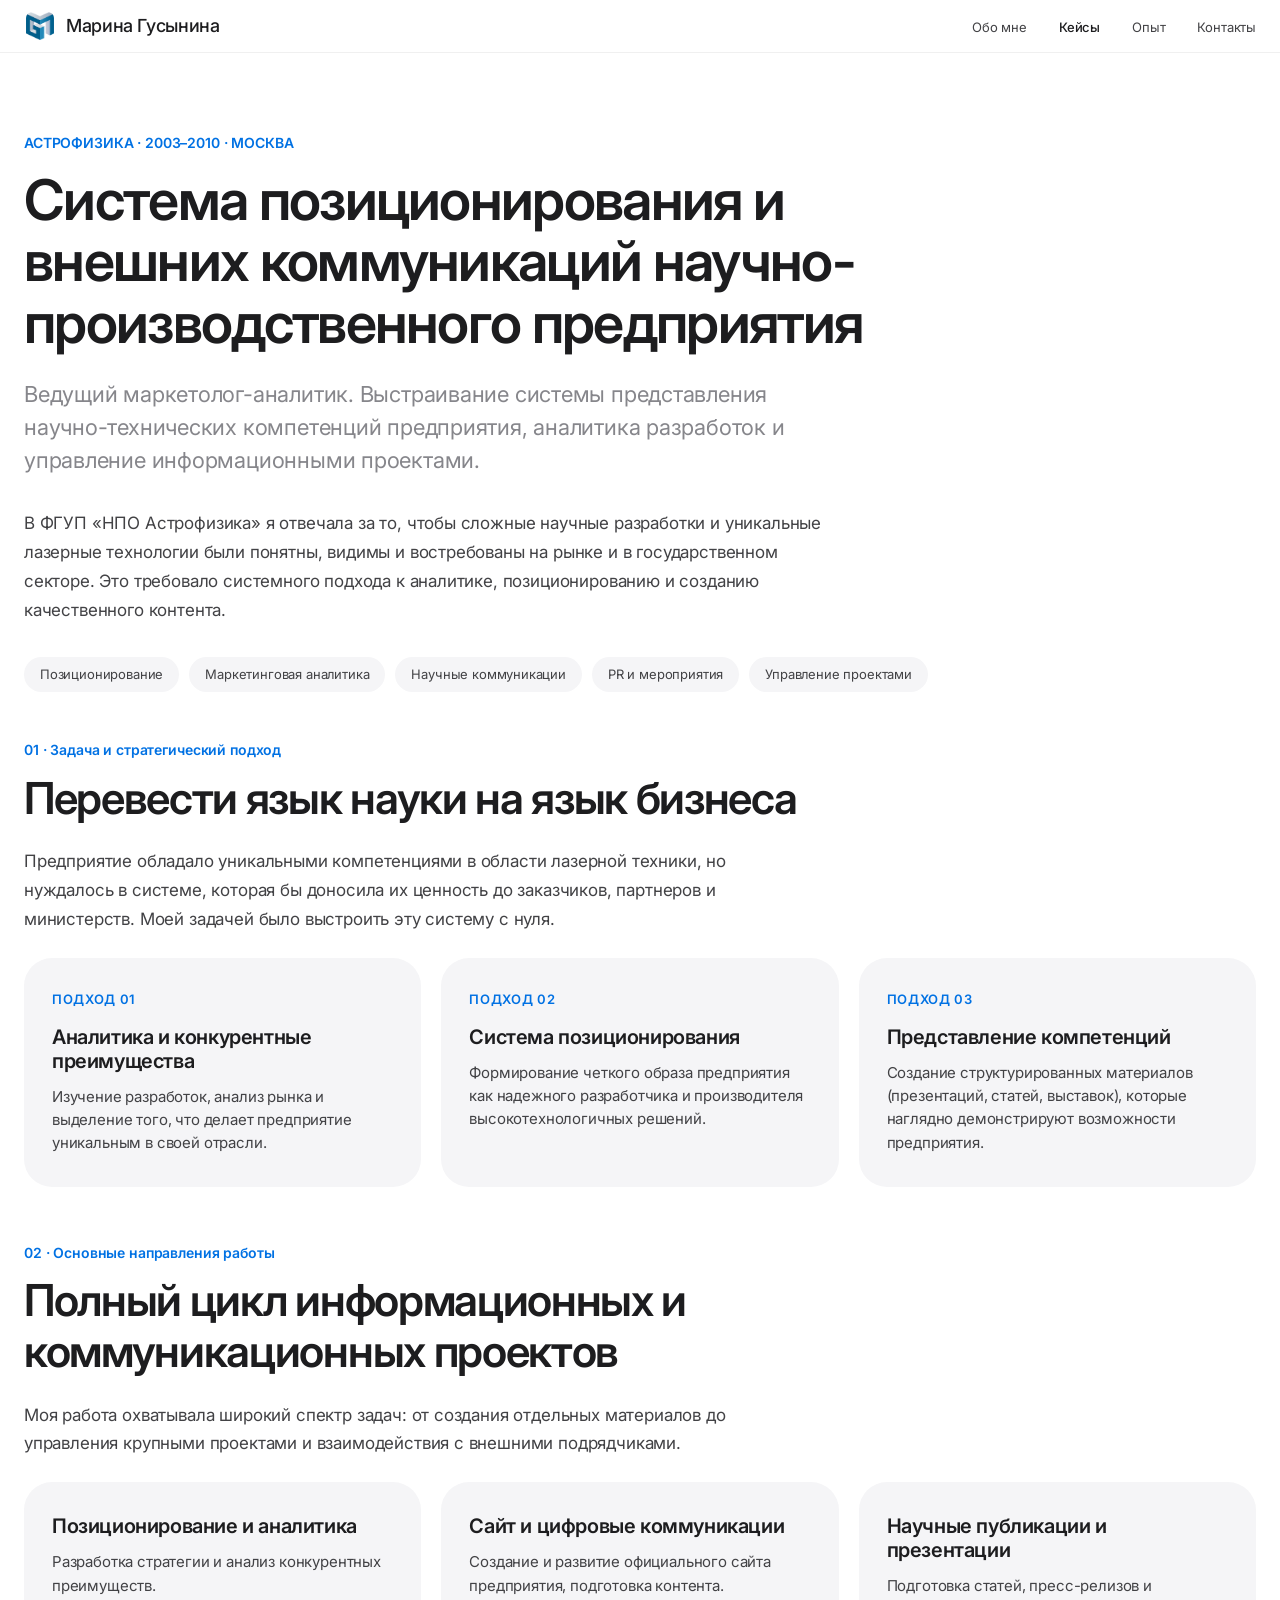
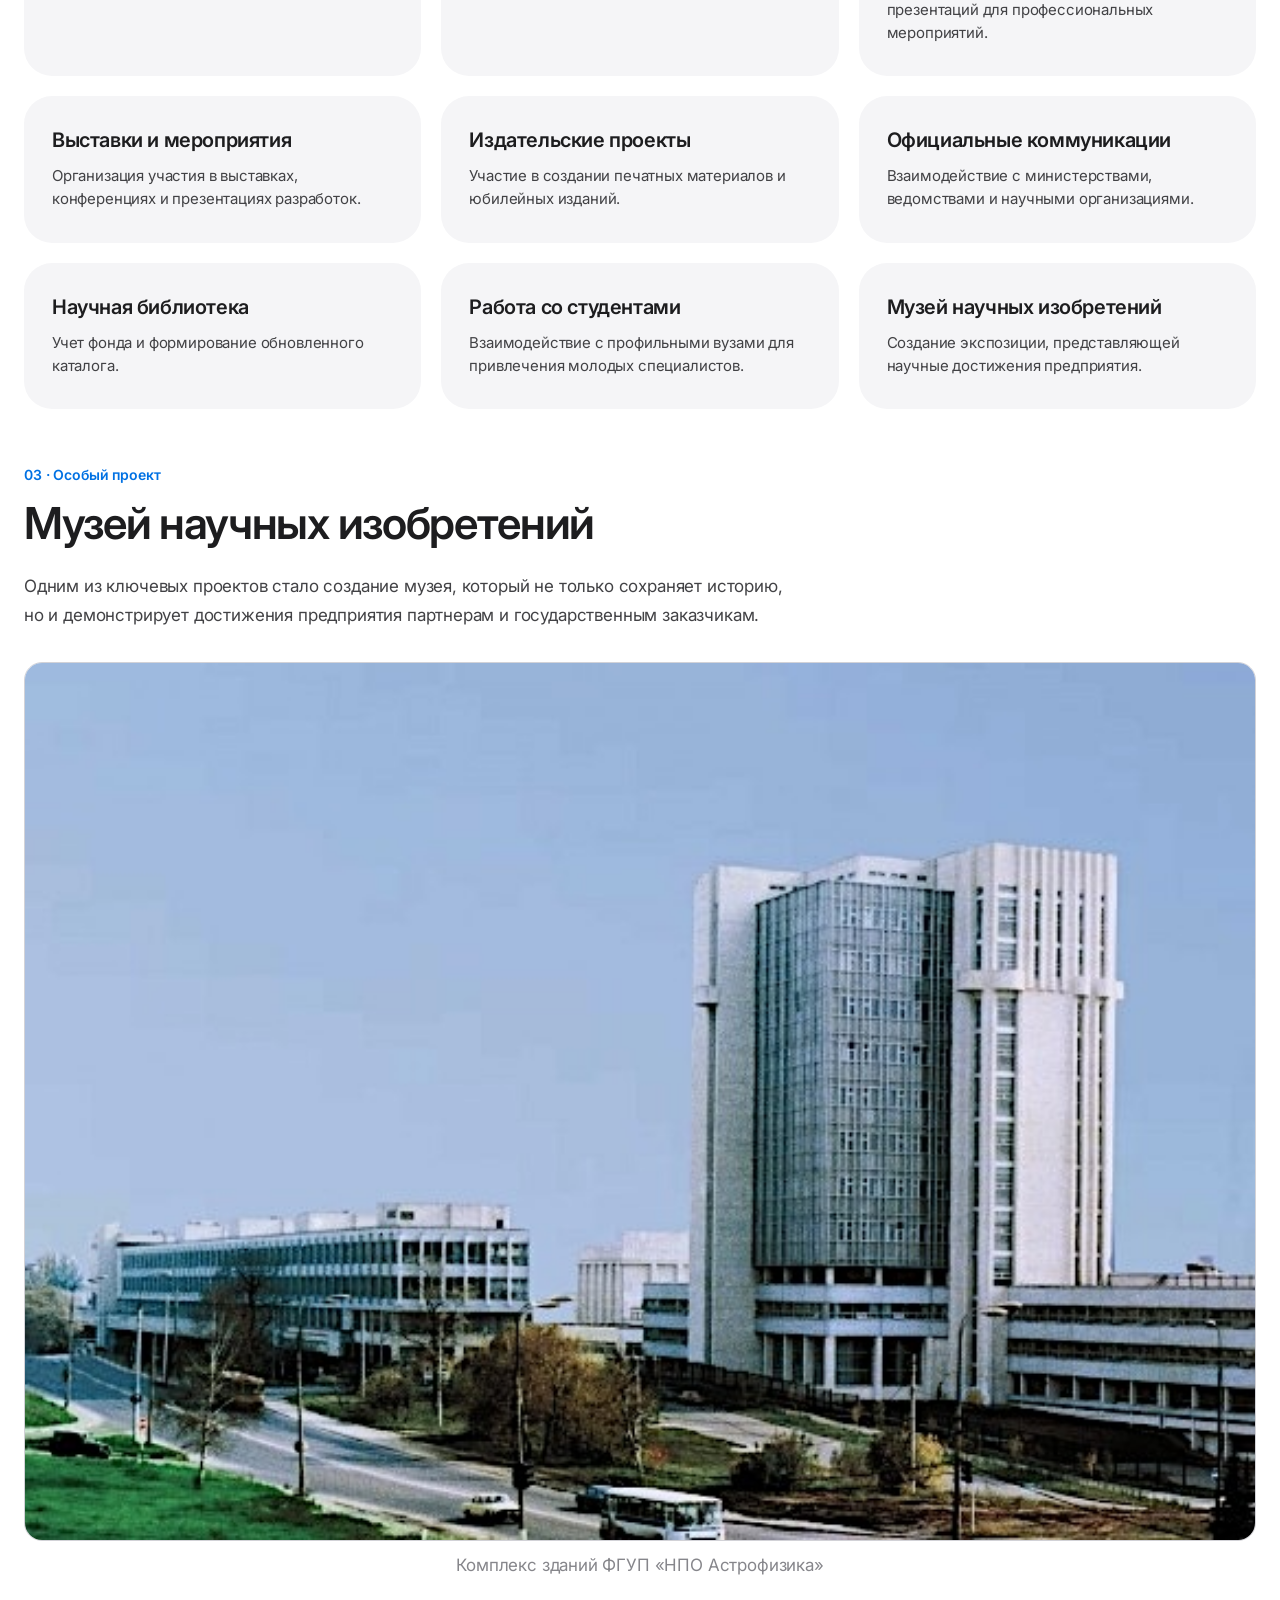
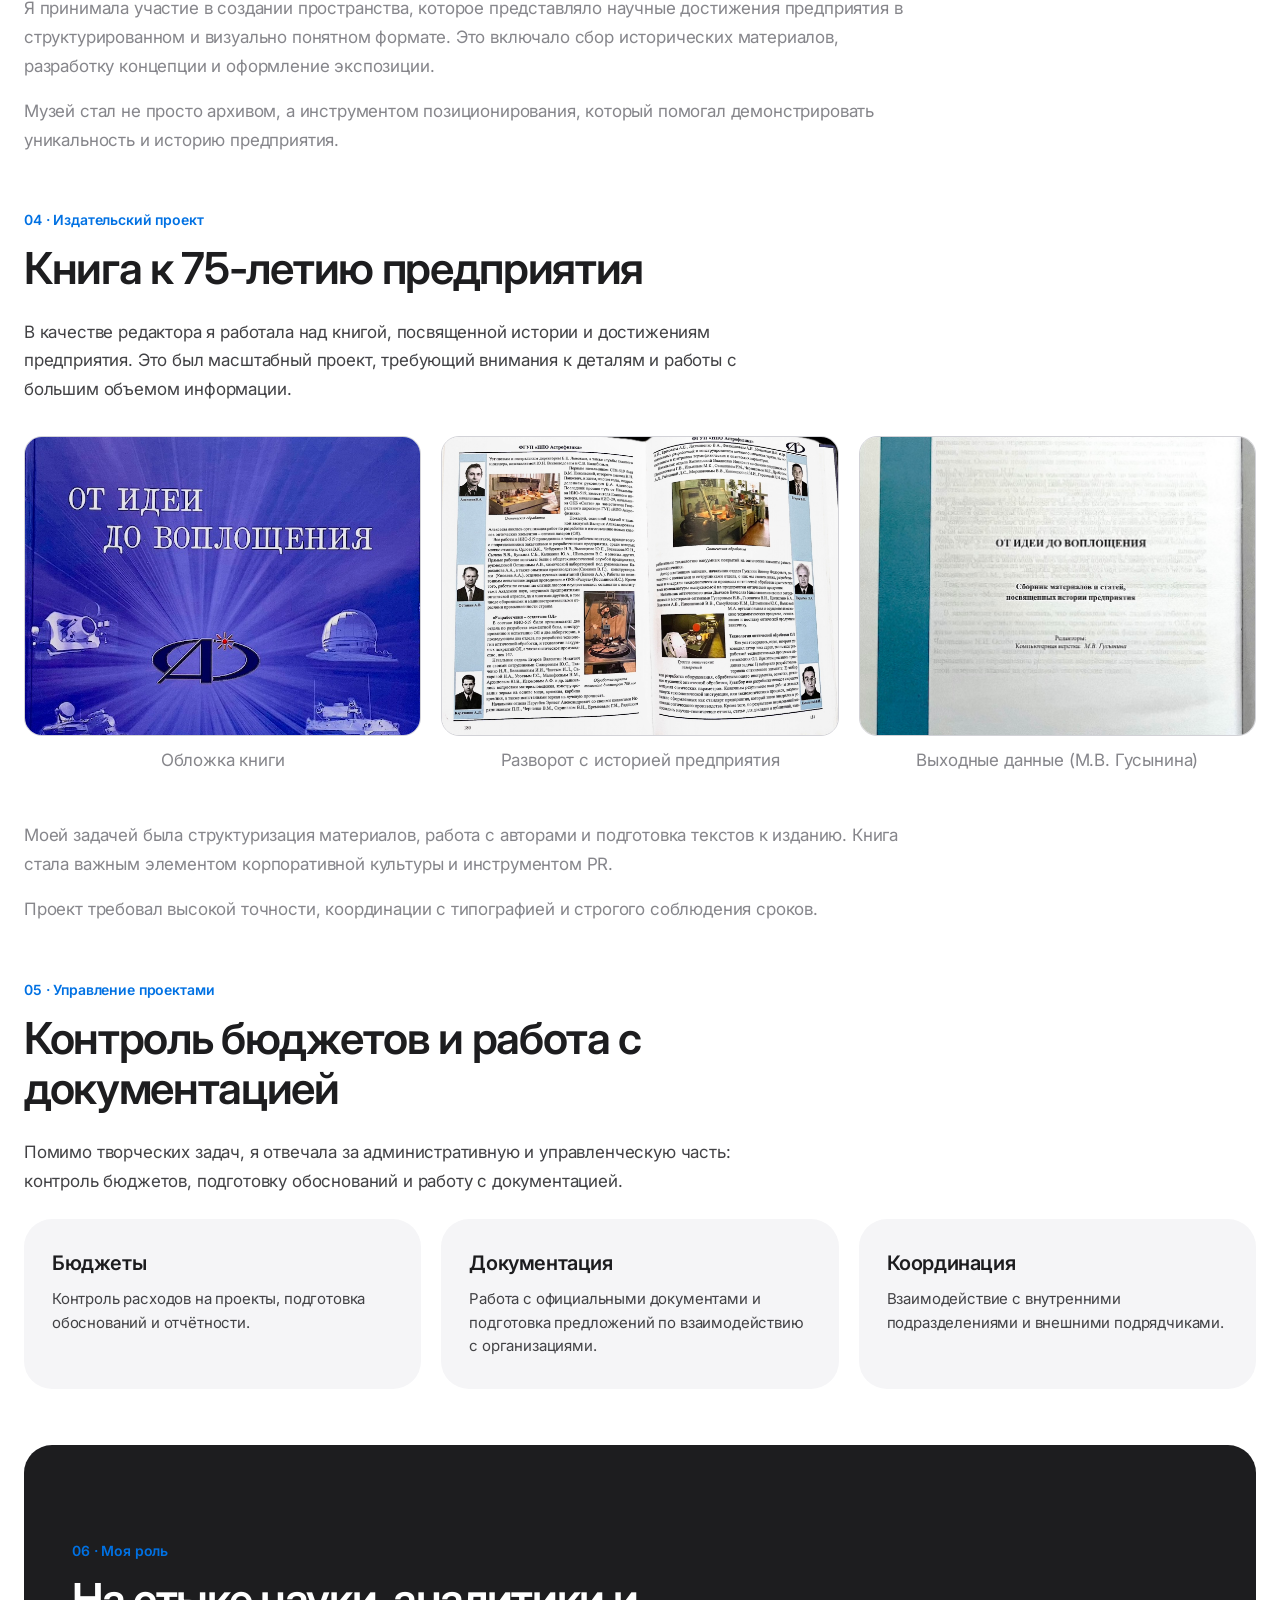
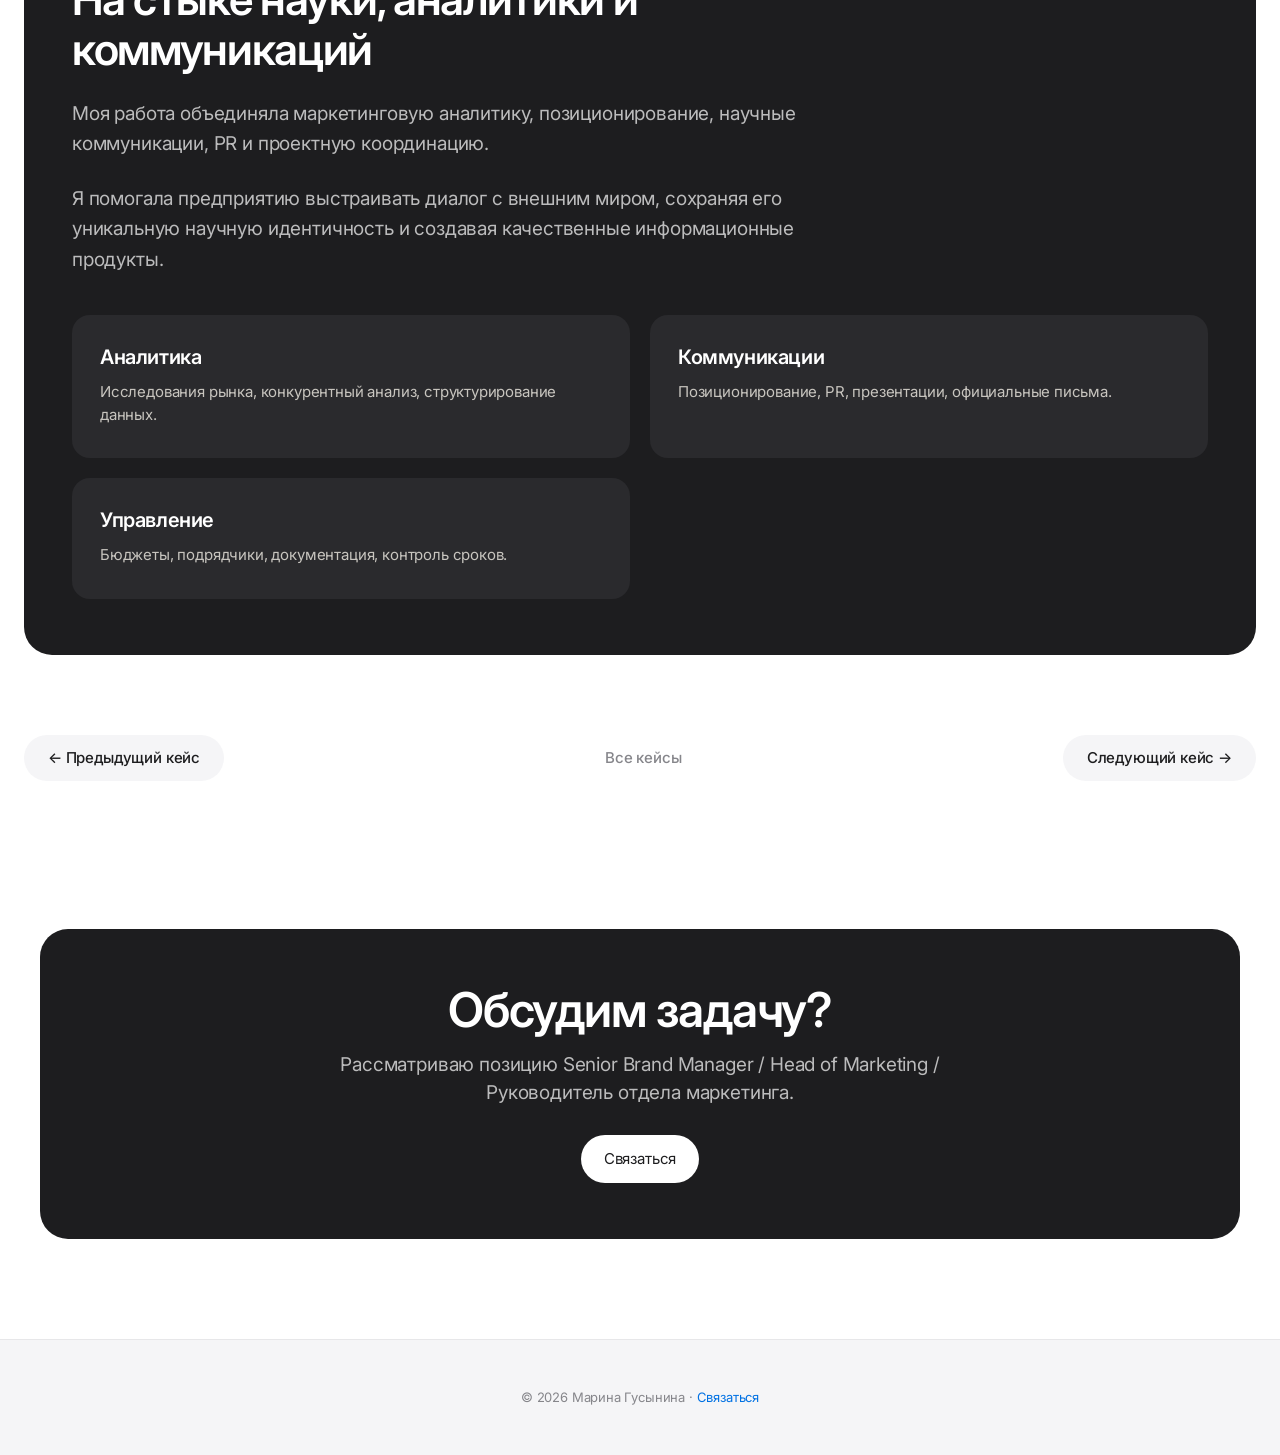
<file: cases/astrofizika.html>
<!DOCTYPE html>
<html lang="ru">
<head>
<meta charset="UTF-8">
<meta name="viewport" content="width=device-width, initial-scale=1.0">
<title>Астрофизика: система позиционирования — Марина Гусынина</title>
<meta name="description" content="Кейс Марины Гусыниной: выстраивание системы позиционирования, аналитики и коммуникаций научно-производственного предприятия.">
<link rel="icon" type="image/png" href="../favicon.png">
<link rel="preconnect" href="https://fonts.googleapis.com">
<link rel="preconnect" href="https://fonts.gstatic.com" crossorigin>
<link href="https://fonts.googleapis.com/css2?family=Inter:wght@400;500;600;700&display=swap" rel="stylesheet">
<link rel="stylesheet" href="../style.css">
</head>
<body>

<header>
  <nav class="nav">
    <a href="../index.html" class="brand">
      <img src="../images/logo.png" alt="Марина Гусынина" class="brand-logo">
      <div class="brand-name">Марина Гусынина</div>
    </a>
    <button class="burger" aria-label="Меню"><span></span><span></span><span></span></button>
    <ul class="nav-links">
      <li><a href="../index.html">Обо мне</a></li>
      <li><a href="../cases.html" class="active">Кейсы</a></li>
      <li><a href="../about.html">Опыт</a></li>
      <li><a href="../contacts.html">Контакты</a></li>
    </ul>
  </nav>
</header>

<main class="container-wide case-page">
  <!-- Первый экран -->
  <div class="case-hero">
    <div class="eyebrow">АСТРОФИЗИКА · 2003–2010 · МОСКВА</div>
    <h1>Система позиционирования и внешних коммуникаций научно-производственного предприятия</h1>
    <p class="lead">Ведущий маркетолог-аналитик. Выстраивание системы представления научно-технических компетенций предприятия, аналитика разработок и управление информационными проектами.</p>
    <p class="body-copy">В ФГУП «НПО Астрофизика» я отвечала за то, чтобы сложные научные разработки и уникальные лазерные технологии были понятны, видимы и востребованы на рынке и в государственном секторе. Это требовало системного подхода к аналитике, позиционированию и созданию качественного контента.</p>

    <div class="tags" aria-label="Ключевые компетенции">
      <span class="tag">Позиционирование</span>
      <span class="tag">Маркетинговая аналитика</span>
      <span class="tag">Научные коммуникации</span>
      <span class="tag">PR и мероприятия</span>
      <span class="tag">Управление проектами</span>
    </div>
  </div>

  <!-- Задача и стратегический подход -->
  <section class="section-block">
    <div class="eyebrow">01 · Задача и стратегический подход</div>
    <h2>Перевести язык науки на язык бизнеса</h2>
    <p class="section-intro">Предприятие обладало уникальными компетенциями в области лазерной техники, но нуждалось в системе, которая бы доносила их ценность до заказчиков, партнеров и министерств. Моей задачей было выстроить эту систему с нуля.</p>
    <div class="grid-3">
      <article class="card">
        <div class="card-num">ПОДХОД 01</div>
        <h3>Аналитика и конкурентные преимущества</h3>
        <p>Изучение разработок, анализ рынка и выделение того, что делает предприятие уникальным в своей отрасли.</p>
      </article>
      <article class="card">
        <div class="card-num">ПОДХОД 02</div>
        <h3>Система позиционирования</h3>
        <p>Формирование четкого образа предприятия как надежного разработчика и производителя высокотехнологичных решений.</p>
      </article>
      <article class="card">
        <div class="card-num">ПОДХОД 03</div>
        <h3>Представление компетенций</h3>
        <p>Создание структурированных материалов (презентаций, статей, выставок), которые наглядно демонстрируют возможности предприятия.</p>
      </article>
    </div>
  </section>

  <!-- Основные направления работы -->
  <section class="section-block">
    <div class="eyebrow">02 · Основные направления работы</div>
    <h2>Полный цикл информационных и коммуникационных проектов</h2>
    <p class="section-intro">Моя работа охватывала широкий спектр задач: от создания отдельных материалов до управления крупными проектами и взаимодействия с внешними подрядчиками.</p>
    
    <div class="grid-3">
      <article class="card">
        <h3>Позиционирование и аналитика</h3>
        <p>Разработка стратегии и анализ конкурентных преимуществ.</p>
      </article>
      <article class="card">
        <h3>Сайт и цифровые коммуникации</h3>
        <p>Создание и развитие официального сайта предприятия, подготовка контента.</p>
      </article>
      <article class="card">
        <h3>Научные публикации и презентации</h3>
        <p>Подготовка статей, пресс-релизов и презентаций для профессиональных мероприятий.</p>
      </article>
      <article class="card">
        <h3>Выставки и мероприятия</h3>
        <p>Организация участия в выставках, конференциях и презентациях разработок.</p>
      </article>
      <article class="card">
        <h3>Издательские проекты</h3>
        <p>Участие в создании печатных материалов и юбилейных изданий.</p>
      </article>
      <article class="card">
        <h3>Официальные коммуникации</h3>
        <p>Взаимодействие с министерствами, ведомствами и научными организациями.</p>
      </article>
      <article class="card">
        <h3>Научная библиотека</h3>
        <p>Учет фонда и формирование обновленного каталога.</p>
      </article>
      <article class="card">
        <h3>Работа со студентами</h3>
        <p>Взаимодействие с профильными вузами для привлечения молодых специалистов.</p>
      </article>
      <article class="card">
        <h3>Музей научных изобретений</h3>
        <p>Создание экспозиции, представляющей научные достижения предприятия.</p>
      </article>
    </div>
  </section>

  <!-- Музей научных изобретений -->
    <section class="section-block">
    <div class="eyebrow">03 · Особый проект</div>
    <h2>Музей научных изобретений</h2>
    <p class="section-intro">Одним из ключевых проектов стало создание музея, который не только сохраняет историю, но и демонстрирует достижения предприятия партнерам и государственным заказчикам.</p>
    
    <div class="grid-2" style="margin-top: 32px; align-items: start;">
      <div>
        <img src="../images/cases/astrofizika-building.jpg" alt="Здание ФГУП НПО Астрофизика" style="width: 100%; height: auto; border-radius: var(--radius); border: 1px solid var(--line);">
        <p class="small-note" style="margin-top: 12px; text-align: center;">Комплекс зданий ФГУП «НПО Астрофизика»</p>
      </div>
      <div class="body-copy" style="margin-top: 0;">
        <p>Я принимала участие в создании пространства, которое представляло научные достижения предприятия в структурированном и визуально понятном формате. Это включало сбор исторических материалов, разработку концепции и оформление экспозиции.</p>
        <p>Музей стал не просто архивом, а инструментом позиционирования, который помогал демонстрировать уникальность и историю предприятия.</p>
      </div>
    </div>
  </section>

  <!-- Книга к 75-летию -->
    <section class="section-block">
    <div class="eyebrow">04 · Издательский проект</div>
    <h2>Книга к 75-летию предприятия</h2>
    <p class="section-intro">В качестве редактора я работала над книгой, посвященной истории и достижениям предприятия. Это был масштабный проект, требующий внимания к деталям и работы с большим объемом информации.</p>
    
    <div class="grid-3" style="margin-top: 32px;">
      <div>
        <img src="../images/cases/astrofizika-book-1.jpg" alt="Обложка книги" style="width: 100%; height: 300px; object-fit: cover; border-radius: var(--radius); border: 1px solid var(--line);">
        <p class="small-note" style="margin-top: 12px; text-align: center;">Обложка книги</p>
      </div>
      <div>
        <img src="../images/cases/astrofizika-book-2.jpg" alt="Разворот книги" style="width: 100%; height: 300px; object-fit: cover; border-radius: var(--radius); border: 1px solid var(--line);">
        <p class="small-note" style="margin-top: 12px; text-align: center;">Разворот с историей предприятия</p>
      </div>
      <div>
        <img src="../images/cases/astrofizika-book-3.jpg" alt="Выходные данные" style="width: 100%; height: 300px; object-fit: cover; border-radius: var(--radius); border: 1px solid var(--line);">
        <p class="small-note" style="margin-top: 12px; text-align: center;">Выходные данные (М.В. Гусынина)</p>
      </div>
    </div>

    <div class="body-copy" style="margin-top: 32px;">
      <p>Моей задачей была структуризация материалов, работа с авторами и подготовка текстов к изданию. Книга стала важным элементом корпоративной культуры и инструментом PR.</p>
      <p>Проект требовал высокой точности, координации с типографией и строгого соблюдения сроков.</p>
    </div>
  </section>

  <!-- Управление проектами -->
  <section class="section-block">
    <div class="eyebrow">05 · Управление проектами</div>
    <h2>Контроль бюджетов и работа с документацией</h2>
    <p class="section-intro">Помимо творческих задач, я отвечала за административную и управленческую часть: контроль бюджетов, подготовку обоснований и работу с документацией.</p>
    <div class="grid-3">
      <article class="card">
        <h3>Бюджеты</h3>
        <p>Контроль расходов на проекты, подготовка обоснований и отчётности.</p>
      </article>
      <article class="card">
        <h3>Документация</h3>
        <p>Работа с официальными документами и подготовка предложений по взаимодействию с организациями.</p>
      </article>
      <article class="card">
        <h3>Координация</h3>
        <p>Взаимодействие с внутренними подразделениями и внешними подрядчиками.</p>
      </article>
    </div>
  </section>

  <!-- Итог -->
  <section class="section-block section-dark">
    <div class="eyebrow eyebrow-dark">06 · Моя роль</div>
    <h2 class="h2-dark">На стыке науки, аналитики и коммуникаций</h2>
    <p class="lead-dark" style="margin-bottom: 24px;">Моя работа объединяла маркетинговую аналитику, позиционирование, научные коммуникации, PR и проектную координацию.</p>
    <p class="lead-dark" style="margin-bottom: 40px;">Я помогала предприятию выстраивать диалог с внешним миром, сохраняя его уникальную научную идентичность и создавая качественные информационные продукты.</p>

    <div class="pillars">
      <div class="pillar">
        <h3>Аналитика</h3>
        <p>Исследования рынка, конкурентный анализ, структурирование данных.</p>
      </div>
      <div class="pillar">
        <h3>Коммуникации</h3>
        <p>Позиционирование, PR, презентации, официальные письма.</p>
      </div>
      <div class="pillar">
        <h3>Управление</h3>
        <p>Бюджеты, подрядчики, документация, контроль сроков.</p>
      </div>
    </div>
  </section>

  <nav class="case-nav" aria-label="Навигация по кейсам">
    <a href="kwingroup.html" class="case-nav-prev">← Предыдущий кейс</a>
    <a href="../cases.html">Все кейсы</a>
    <a href="klyuchavto.html" class="case-nav-next">Следующий кейс →</a>
  </nav>
</main>

<div style="padding: 0;">
  <div class="cta-banner">
    <h2>Обсудим задачу?</h2>
    <p>Рассматриваю позицию Senior Brand Manager / Head of Marketing / Руководитель отдела маркетинга.</p>
    <a href="../contacts.html" class="btn btn-primary">Связаться</a>
  </div>
</div>

<footer style="margin-top: 100px;">
  © 2026 Марина Гусынина · <a href="../contacts.html">Связаться</a>
</footer>

<script src="../script.js"></script>
</body>
</html>
</file>
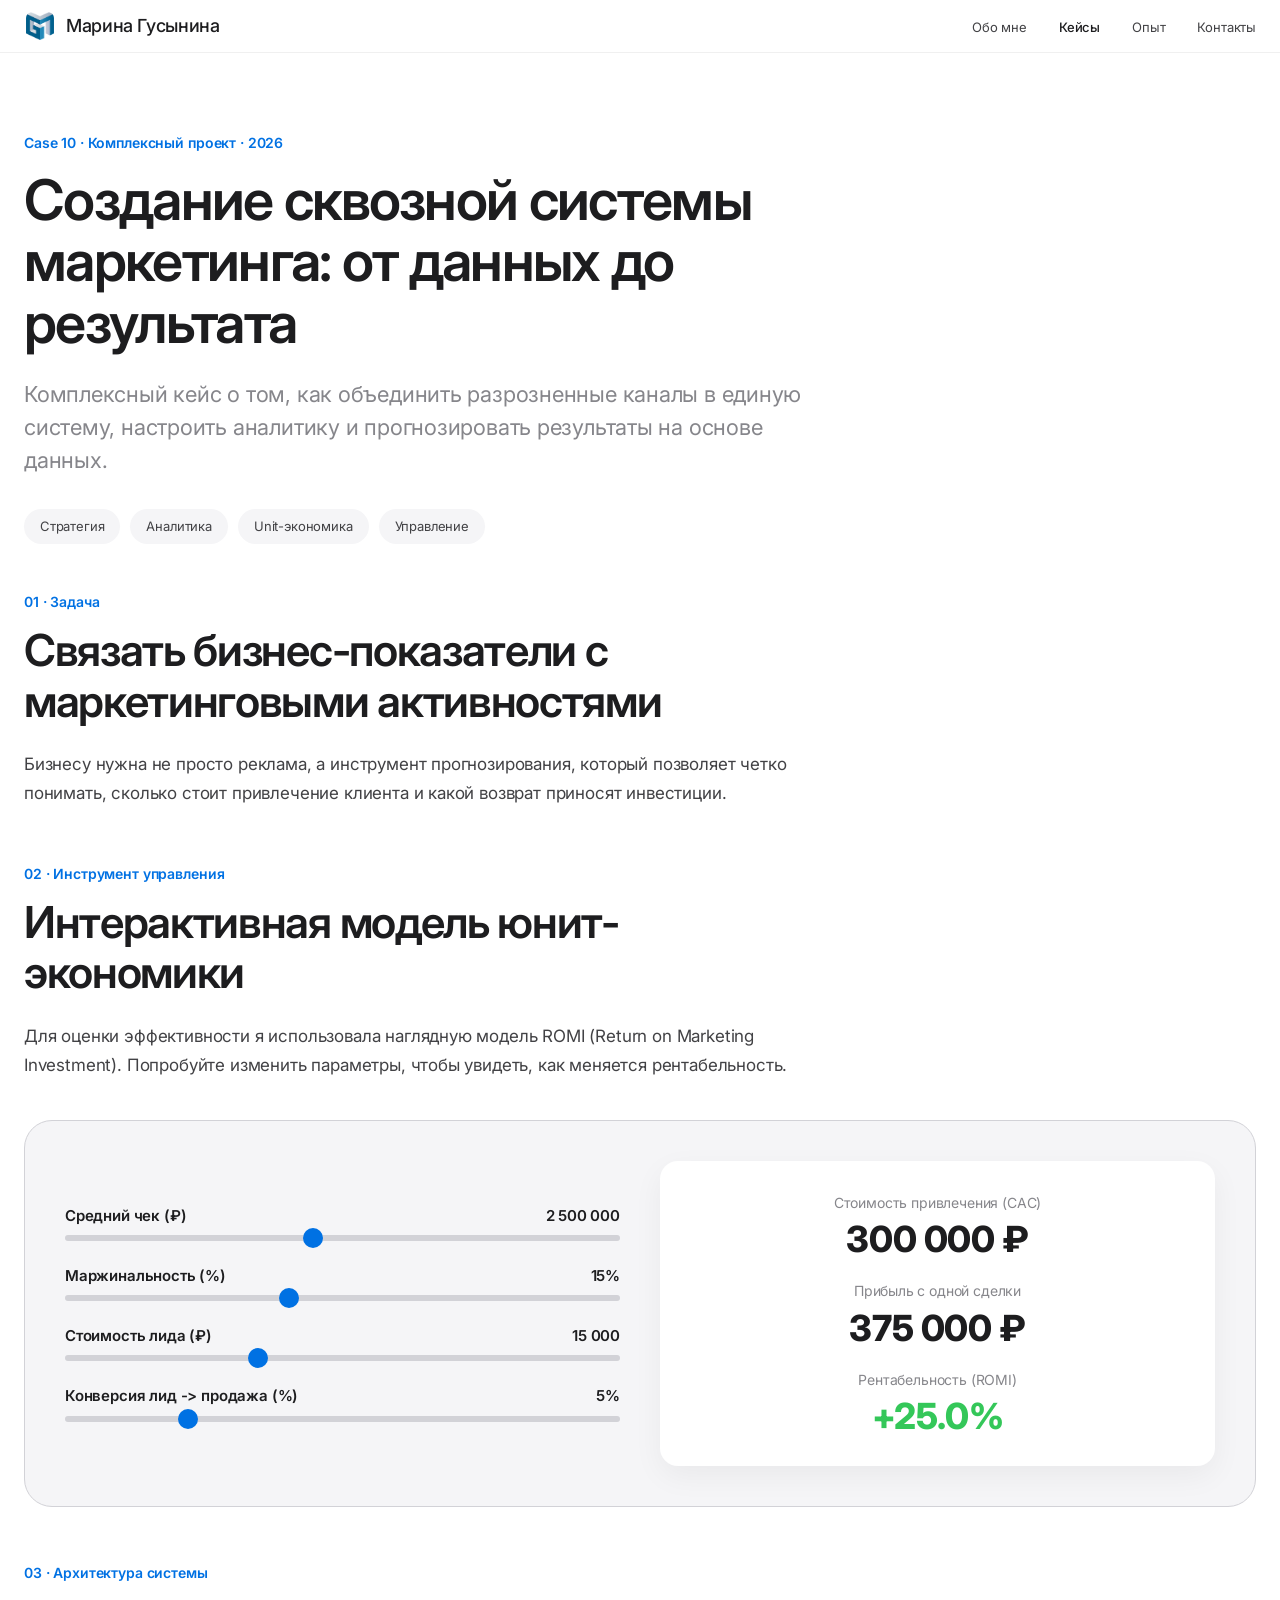
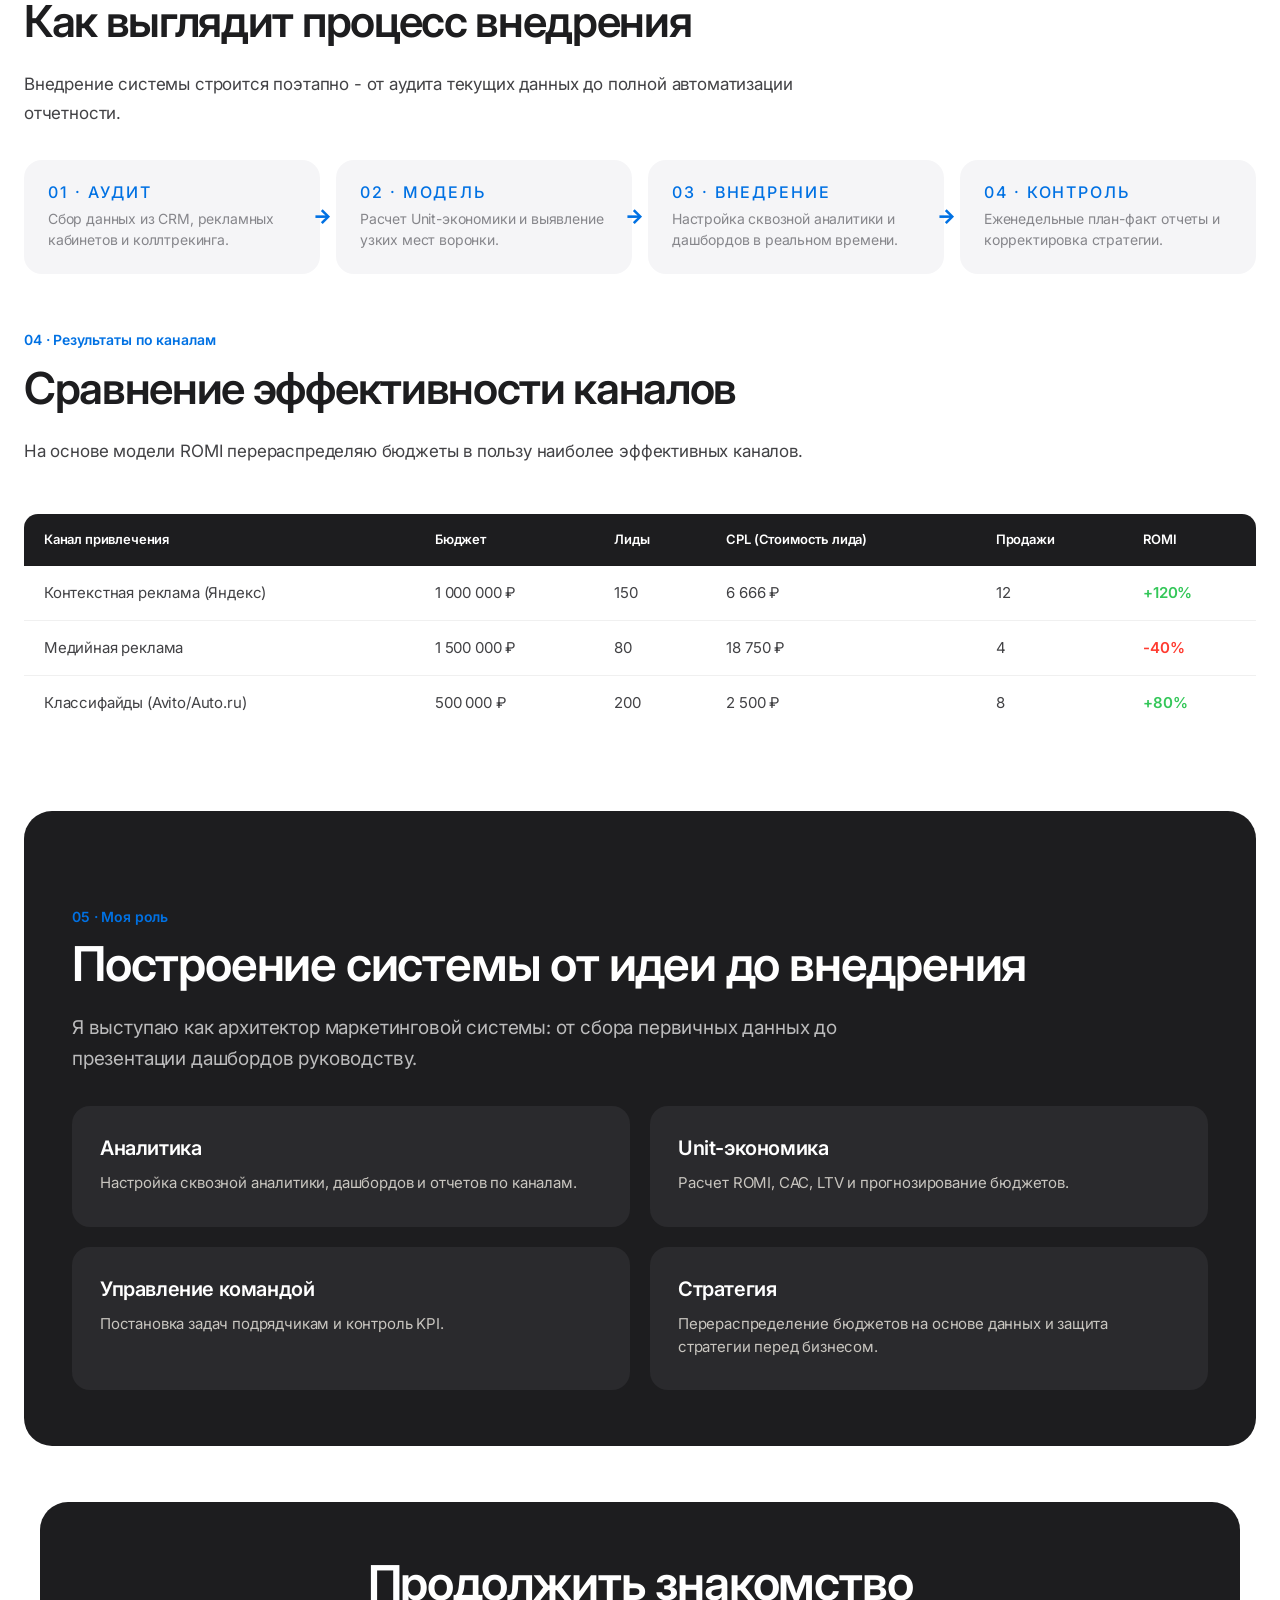
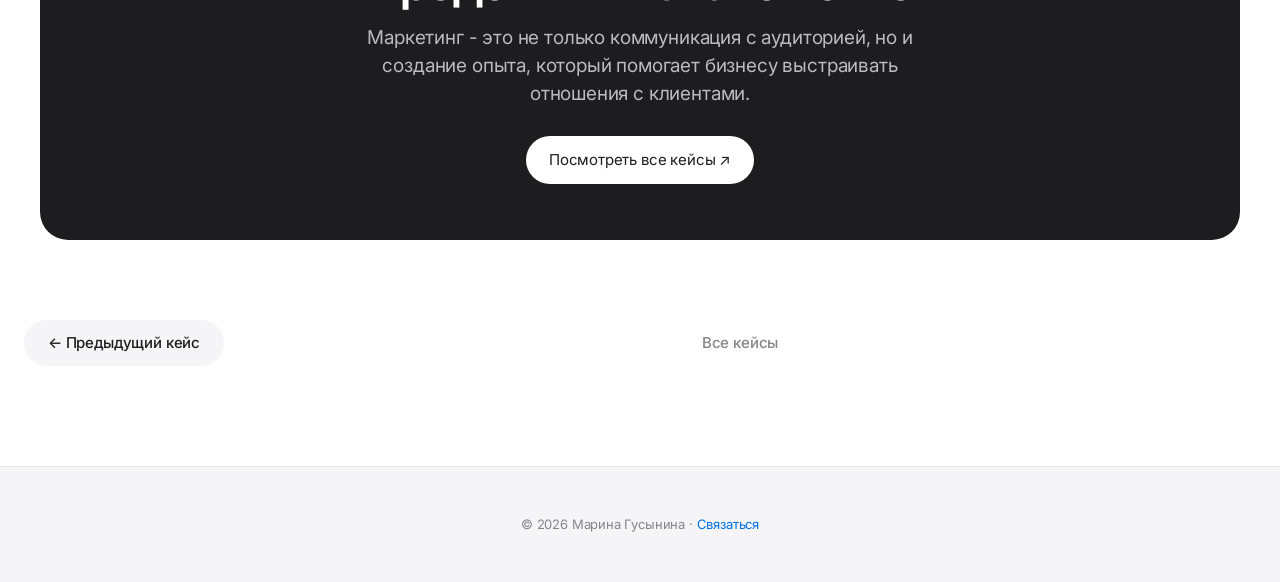
<file: cases/method.html>
<!DOCTYPE html>
<html lang="ru">
<head>
  <meta charset="UTF-8">
  <meta name="viewport" content="width=device-width, initial-scale=1.0">
  <title>Case 10 - Маркетинговая система | Марина Гусынина</title>
  <link rel="preconnect" href="https://fonts.googleapis.com">
  <link rel="preconnect" href="https://fonts.gstatic.com" crossorigin>
  <link href="https://fonts.googleapis.com/css2?family=Inter:wght@400;500;600;700;800&display=swap" rel="stylesheet">
  <link rel="stylesheet" href="../style.css">
  
  <style>
    /* Стили для интерактивного калькулятора */
    .calc-container {
      background: var(--bg-soft);
      border-radius: var(--radius-lg);
      padding: 40px;
      margin: 40px 0;
      border: 1px solid var(--line);
    }
    .calc-grid {
      display: grid;
      grid-template-columns: 1fr 1fr;
      gap: 40px;
      align-items: center;
    }
    .calc-inputs {
      display: flex;
      flex-direction: column;
      gap: 24px;
    }
    .calc-group {
      display: flex;
      flex-direction: column;
      gap: 8px;
    }
    .calc-group label {
      font-size: 15px;
      font-weight: 600;
      color: var(--text);
      display: flex;
      justify-content: space-between;
    }
    .calc-group input[type="range"] {
      -webkit-appearance: none;
      width: 100%;
      height: 6px;
      background: var(--line);
      border-radius: 3px;
      outline: none;
    }
    .calc-group input[type="range"]::-webkit-slider-thumb {
      -webkit-appearance: none;
      width: 20px;
      height: 20px;
      background: var(--accent);
      border-radius: 50%;
      cursor: pointer;
      transition: transform 0.2s;
    }
    .calc-group input[type="range"]::-webkit-slider-thumb:hover {
      transform: scale(1.1);
    }
    .calc-results {
      background: #fff;
      padding: 32px;
      border-radius: var(--radius);
      box-shadow: 0 10px 30px rgba(0,0,0,0.05);
      text-align: center;
    }
    .calc-result-item {
      margin-bottom: 24px;
    }
    .calc-result-item:last-child {
      margin-bottom: 0;
    }
    .calc-result-label {
      font-size: 14px;
      color: var(--muted);
      margin-bottom: 8px;
    }
    .calc-result-value {
      font-size: 36px;
      font-weight: 800;
      color: var(--text);
      line-height: 1;
    }
    .calc-result-value.positive { color: #34c759; }
    .calc-result-value.negative { color: #ff3b30; }
    
    /* Стили для сложной таблицы */
    .table-wrap table th { background: var(--text); color: #fff; }
    .table-wrap table td { font-size: 15px; }

    /* Стили для схемы */
    .scheme-grid {
      display: grid;
      grid-template-columns: repeat(4, 1fr);
      gap: 16px;
      margin-top: 32px;
    }
    .scheme-step {
      background: var(--bg-soft);
      padding: 24px;
      border-radius: var(--radius);
      position: relative;
    }
    .scheme-step::after {
      content: '→';
      position: absolute;
      right: -12px;
      top: 50%;
      transform: translateY(-50%);
      color: var(--accent);
      font-weight: 800;
      font-size: 20px;
      z-index: 2;
    }
    .scheme-step:last-child::after { display: none; }
    .scheme-step h4 { font-size: 16px; color: var(--accent); margin-bottom: 8px; }
    .scheme-step p { font-size: 14px; margin: 0; }

    @media (max-width: 900px) {
      .calc-grid { grid-template-columns: 1fr; }
      .scheme-grid { grid-template-columns: repeat(2, 1fr); }
      .scheme-step::after { display: none; }
    }
    @media (max-width: 600px) {
      .scheme-grid { grid-template-columns: 1fr; }
    }
  </style>
</head>
<body>

<header>
  <nav class="nav">
    <a href="../index.html" class="brand">
      <img src="../images/logo.png" alt="Логотип" class="brand-logo">
      <span class="brand-name">Марина Гусынина</span>
    </a>
    <button class="burger" aria-label="Открыть меню" aria-expanded="false"><span></span><span></span><span></span></button>
    <ul class="nav-links">
      <li><a href="../index.html#about">Обо мне</a></li>
      <li><a href="../cases.html" class="active">Кейсы</a></li>
      <li><a href="../index.html#experience">Опыт</a></li>
      <li><a href="../contacts.html">Контакты</a></li>
    </ul>
  </nav>
</header>

<main class="container-wide case-page">

  <!-- HERO -->
  <section class="case-hero">
    <div class="eyebrow">Case 10 · Комплексный проект · 2026</div>
    <h1>Создание сквозной системы маркетинга: от данных до результата</h1>
    <p class="lead">
      Комплексный кейс о том, как объединить разрозненные каналы в единую систему, настроить аналитику и прогнозировать результаты на основе данных.
    </p>
    <div class="tags">
      <span class="tag">Стратегия</span><span class="tag">Аналитика</span><span class="tag">Unit-экономика</span><span class="tag">Управление</span>
    </div>
  </section>

  <!-- 01. ЗАДАЧА -->
  <section class="section-block">
    <div class="eyebrow">01 · Задача</div>
    <h2>Связать бизнес-показатели с маркетинговыми активностями</h2>
    <p class="section-intro">
      Бизнесу нужна не просто реклама, а инструмент прогнозирования, который позволяет четко понимать, сколько стоит привлечение клиента и какой возврат приносят инвестиции.
    </p>
  </section>

  <!-- 02. ИНТЕРАКТИВНАЯ МОДЕЛЬ (КАЛЬКУЛЯТОР) -->
  <section class="section-block">
    <div class="eyebrow">02 · Инструмент управления</div>
    <h2>Интерактивная модель юнит-экономики</h2>
    <p class="section-intro">
      Для оценки эффективности я использовала наглядную модель ROMI (Return on Marketing Investment). Попробуйте изменить параметры, чтобы увидеть, как меняется рентабельность.
    </p>

    <div class="calc-container">
      <div class="calc-grid">
        <!-- Ввод данных -->
        <div class="calc-inputs">
          <div class="calc-group">
            <label>Средний чек (₽) <span id="val-check">2 500 000</span></label>
            <input type="range" id="input-check" min="500000" max="5000000" step="100000" value="2500000">
          </div>
          <div class="calc-group">
            <label>Маржинальность (%) <span id="val-margin">15%</span></label>
            <input type="range" id="input-margin" min="5" max="30" step="1" value="15">
          </div>
          <div class="calc-group">
            <label>Стоимость лида (₽) <span id="val-lead">15 000</span></label>
            <input type="range" id="input-lead" min="2000" max="40000" step="1000" value="15000">
          </div>
          <div class="calc-group">
            <label>Конверсия лид -> продажа (%) <span id="val-conv">5%</span></label>
            <input type="range" id="input-conv" min="1" max="20" step="1" value="5">
          </div>
        </div>

        <!-- Результаты -->
        <div class="calc-results">
          <div class="calc-result-item">
            <div class="calc-result-label">Стоимость привлечения (CAC)</div>
            <div class="calc-result-value" id="result-cac">300 000 ₽</div>
          </div>
          <div class="calc-result-item">
            <div class="calc-result-label">Прибыль с одной сделки</div>
            <div class="calc-result-value" id="result-profit">375 000 ₽</div>
          </div>
          <div class="calc-result-item">
            <div class="calc-result-label">Рентабельность (ROMI)</div>
            <div class="calc-result-value positive" id="result-romi">+25%</div>
          </div>
        </div>
      </div>
    </div>
  </section>

  <!-- 03. СХЕМА РАБОТЫ -->
  <section class="section-block">
    <div class="eyebrow">03 · Архитектура системы</div>
    <h2>Как выглядит процесс внедрения</h2>
    <p class="section-intro">
      Внедрение системы строится поэтапно - от аудита текущих данных до полной автоматизации отчетности.
    </p>
    
    <div class="scheme-grid">
      <div class="scheme-step">
        <h4>01 · Аудит</h4>
        <p>Сбор данных из CRM, рекламных кабинетов и коллтрекинга.</p>
      </div>
      <div class="scheme-step">
        <h4>02 · Модель</h4>
        <p>Расчет Unit-экономики и выявление узких мест воронки.</p>
      </div>
      <div class="scheme-step">
        <h4>03 · Внедрение</h4>
        <p>Настройка сквозной аналитики и дашбордов в реальном времени.</p>
      </div>
      <div class="scheme-step">
        <h4>04 · Контроль</h4>
        <p>Еженедельные план-факт отчеты и корректировка стратегии.</p>
      </div>
    </div>
  </section>

  <!-- 04. СЛОЖНАЯ ТАБЛИЦА -->
  <section class="section-block">
    <div class="eyebrow">04 · Результаты по каналам</div>
    <h2>Сравнение эффективности каналов</h2>
    <p class="section-intro">
      На основе модели ROMI перераспределяю бюджеты в пользу наиболее эффективных каналов.
    </p>

    <div class="table-wrap">
      <table>
        <thead>
          <tr>
            <th>Канал привлечения</th>
            <th>Бюджет</th>
            <th>Лиды</th>
            <th>CPL (Стоимость лида)</th>
            <th>Продажи</th>
            <th>ROMI</th>
          </tr>
        </thead>
        <tbody>
          <tr>
            <td>Контекстная реклама (Яндекс)</td>
            <td>1 000 000 ₽</td>
            <td>150</td>
            <td>6 666 ₽</td>
            <td>12</td>
            <td style="color: #34c759; font-weight: 600;">+120%</td>
          </tr>
          <tr>
            <td>Медийная реклама</td>
            <td>1 500 000 ₽</td>
            <td>80</td>
            <td>18 750 ₽</td>
            <td>4</td>
            <td style="color: #ff3b30; font-weight: 600;">-40%</td>
          </tr>
          <tr>
            <td>Классифайды (Avito/Auto.ru)</td>
            <td>500 000 ₽</td>
            <td>200</td>
            <td>2 500 ₽</td>
            <td>8</td>
            <td style="color: #34c759; font-weight: 600;">+80%</td>
          </tr>
        </tbody>
      </table>
    </div>
  </section>

  <!-- 05. МОЯ РОЛЬ -->
  <section class="section-dark">
    <div class="eyebrow eyebrow-dark">05 · Моя роль</div>
    <h2 class="h2-dark">Построение системы от идеи до внедрения</h2>
    <p class="lead-dark">
      Я выступаю как архитектор маркетинговой системы: от сбора первичных данных до презентации дашбордов руководству.
    </p>
    <div class="pillars">
      <article class="pillar">
        <h3>Аналитика</h3>
        <p>Настройка сквозной аналитики, дашбордов и отчетов по каналам.</p>
      </article>
      <article class="pillar">
        <h3>Unit-экономика</h3>
        <p>Расчет ROMI, CAC, LTV и прогнозирование бюджетов.</p>
      </article>
      <article class="pillar">
        <h3>Управление командой</h3>
        <p>Постановка задач подрядчикам и контроль KPI.</p>
      </article>
      <article class="pillar">
        <h3>Стратегия</h3>
        <p>Перераспределение бюджетов на основе данных и защита стратегии перед бизнесом.</p>
      </article>
    </div>
  </section>

  <!-- CTA -->
  <div class="cta-banner">
    <h2>Продолжить знакомство</h2>
    <p>Маркетинг - это не только коммуникация с аудиторией, но и создание опыта, который помогает бизнесу выстраивать отношения с клиентами.</p>
    <a href="../cases.html" class="btn btn-primary">Посмотреть все кейсы ↗</a>
  </div>

  <!-- NAVIGATION -->
  <nav class="case-nav" aria-label="Навигация между кейсами">
    <a href="classifieds.html" class="case-nav-prev">← Предыдущий кейс</a>
    <a href="../cases.html">Все кейсы</a>
    <span class="case-nav-next" style="visibility: hidden;"></span>
  </nav>

</main>

<footer>
  © 2026 Марина Гусынина · <a href="../contacts.html">Связаться</a>
</footer>

<script src="../script.js"></script>
<!-- Скрипт для калькулятора -->
<script>
  document.addEventListener('DOMContentLoaded', function() {
    const inputs = {
      check: document.getElementById('input-check'),
      margin: document.getElementById('input-margin'),
      lead: document.getElementById('input-lead'),
      conv: document.getElementById('input-conv')
    };

    const displays = {
      check: document.getElementById('val-check'),
      margin: document.getElementById('val-margin'),
      lead: document.getElementById('val-lead'),
      conv: document.getElementById('val-conv')
    };

    const results = {
      cac: document.getElementById('result-cac'),
      profit: document.getElementById('result-profit'),
      romi: document.getElementById('result-romi')
    };

    function formatNumber(num) {
      return new Intl.NumberFormat('ru-RU').format(num);
    }

    function calculate() {
      const check = parseInt(inputs.check.value);
      const margin = parseInt(inputs.margin.value) / 100;
      const lead = parseInt(inputs.lead.value);
      const conv = parseInt(inputs.conv.value) / 100;

      // Обновляем лейблы
      displays.check.textContent = formatNumber(check);
      displays.margin.textContent = parseInt(inputs.margin.value) + '%';
      displays.lead.textContent = formatNumber(lead);
      displays.conv.textContent = parseInt(inputs.conv.value) + '%';

      // Формулы
      // CAC = Стоимость лида / Конверсия (в долях)
      const cac = lead / conv; 
      
      // Прибыль = Чек * Маржинальность
      const profit = check * margin;
      
      // ROMI = (Прибыль - CAC) / CAC * 100%
      const romi = ((profit - cac) / cac) * 100;

      // Вывод
      results.cac.textContent = formatNumber(Math.round(cac)) + ' ₽';
      results.profit.textContent = formatNumber(Math.round(profit)) + ' ₽';
      
      const romiFormatted = (romi > 0 ? '+' : '') + romi.toFixed(1) + '%';
      results.romi.textContent = romiFormatted;

      // Цвет
      results.romi.classList.remove('positive', 'negative');
      if (romi > 0) {
        results.romi.classList.add('positive');
      } else {
        results.romi.classList.add('negative');
      }
    }

    // Вешаем событие на все ползунки
    Object.values(inputs).forEach(input => {
      input.addEventListener('input', calculate);
    });

    // Первичный расчет
    calculate();
  });
</script>

</body>
</html>
</file>
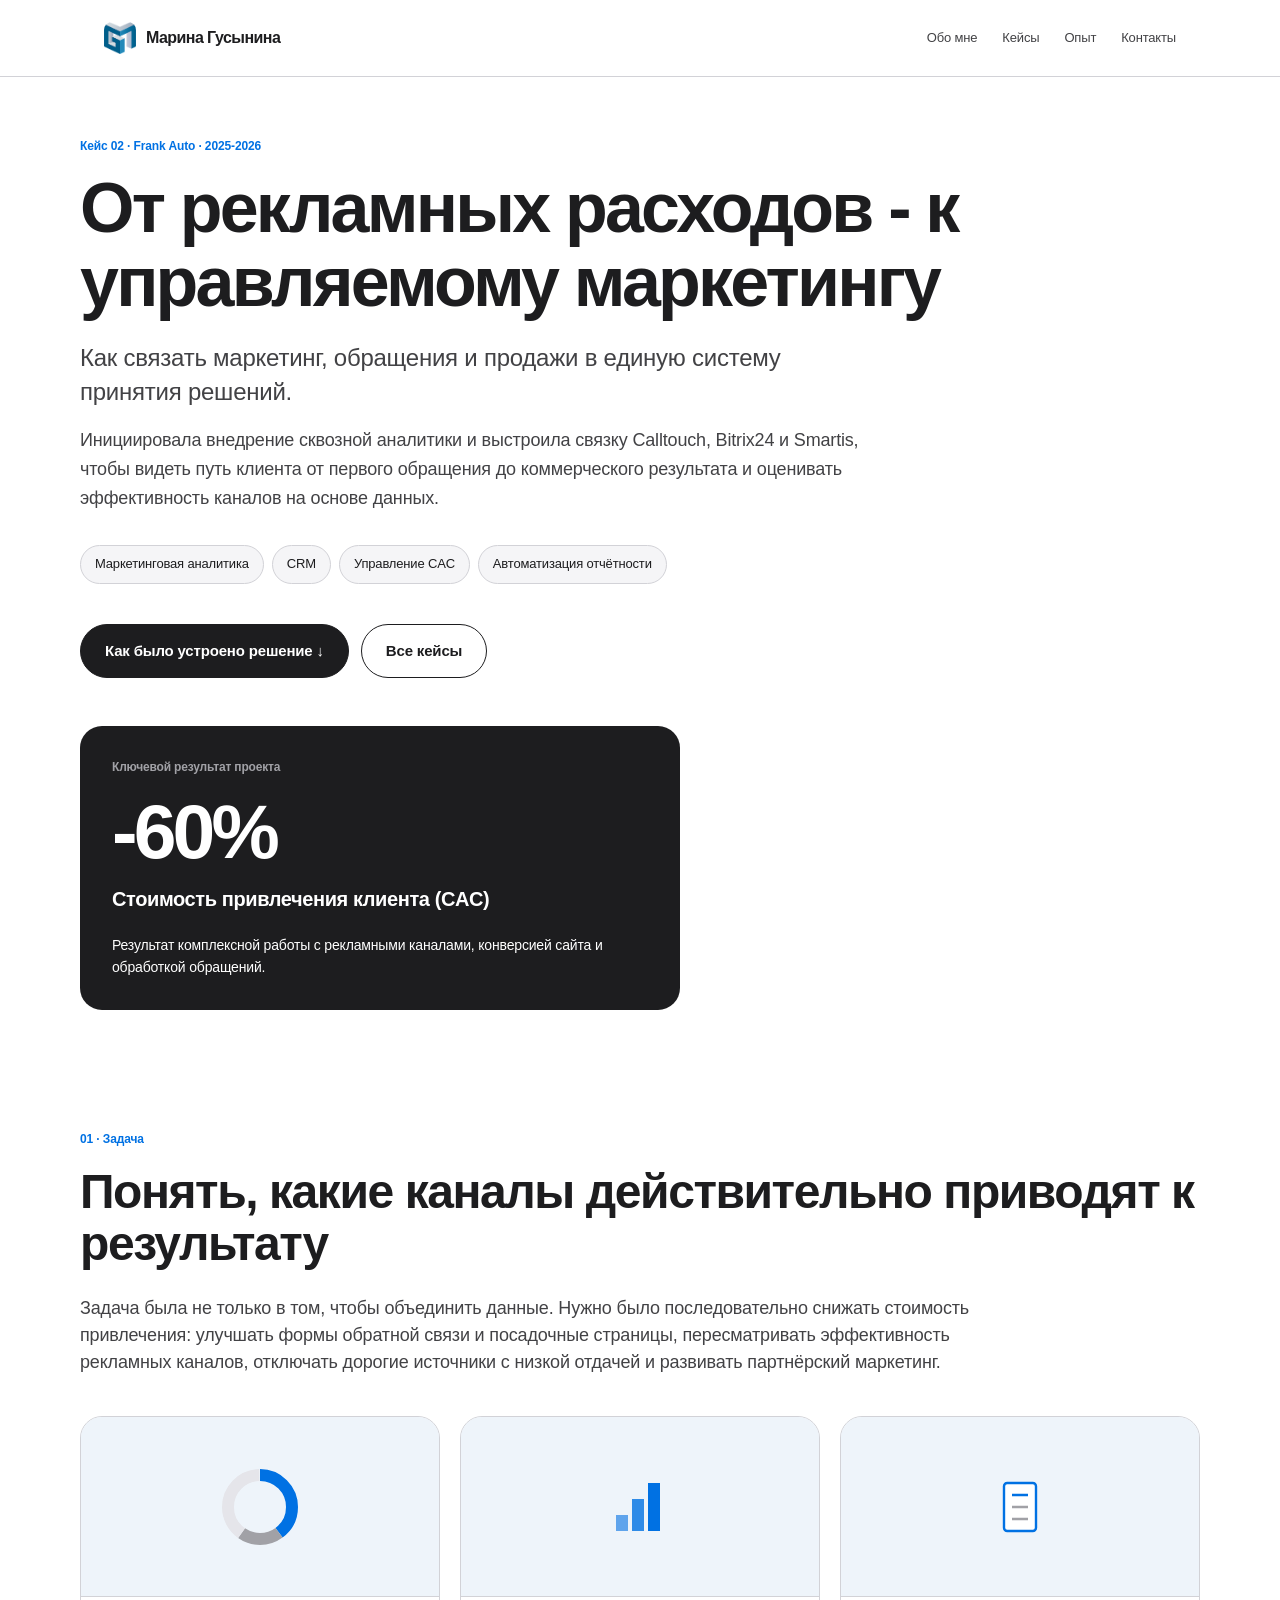
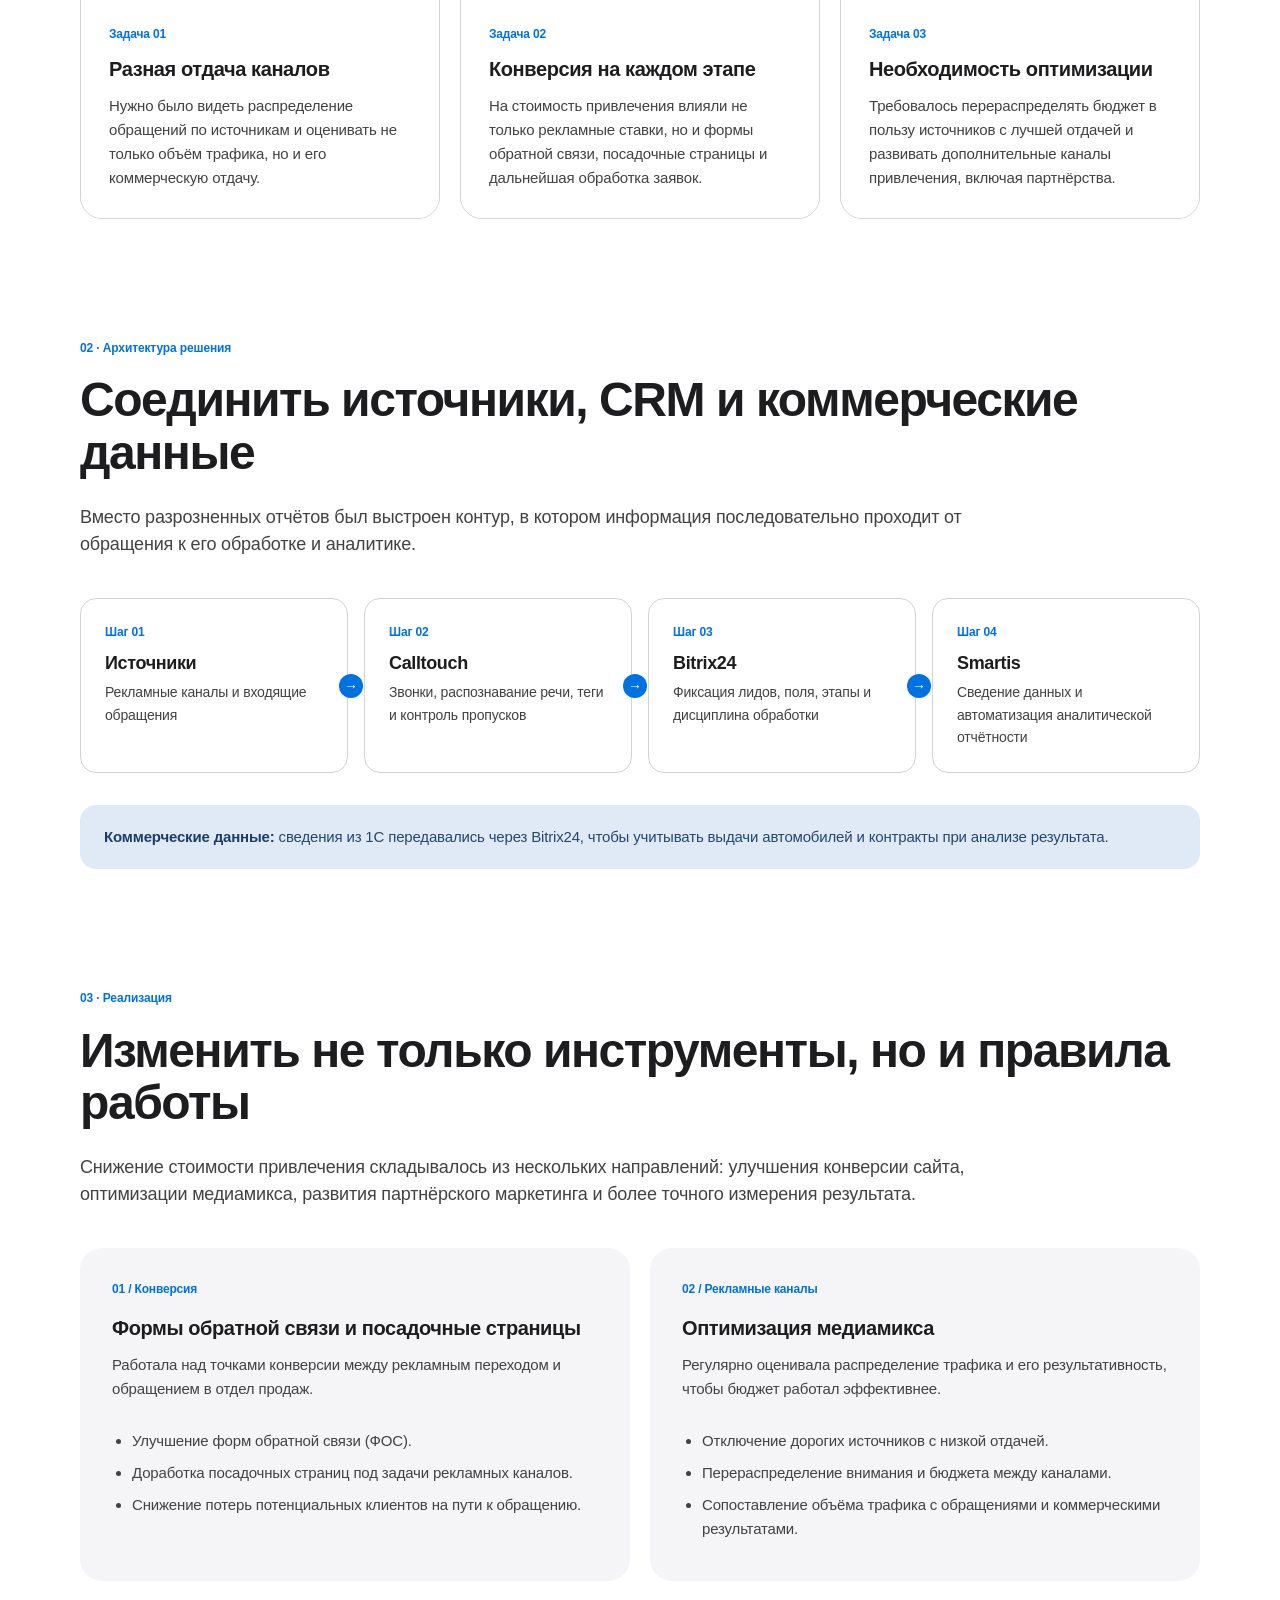
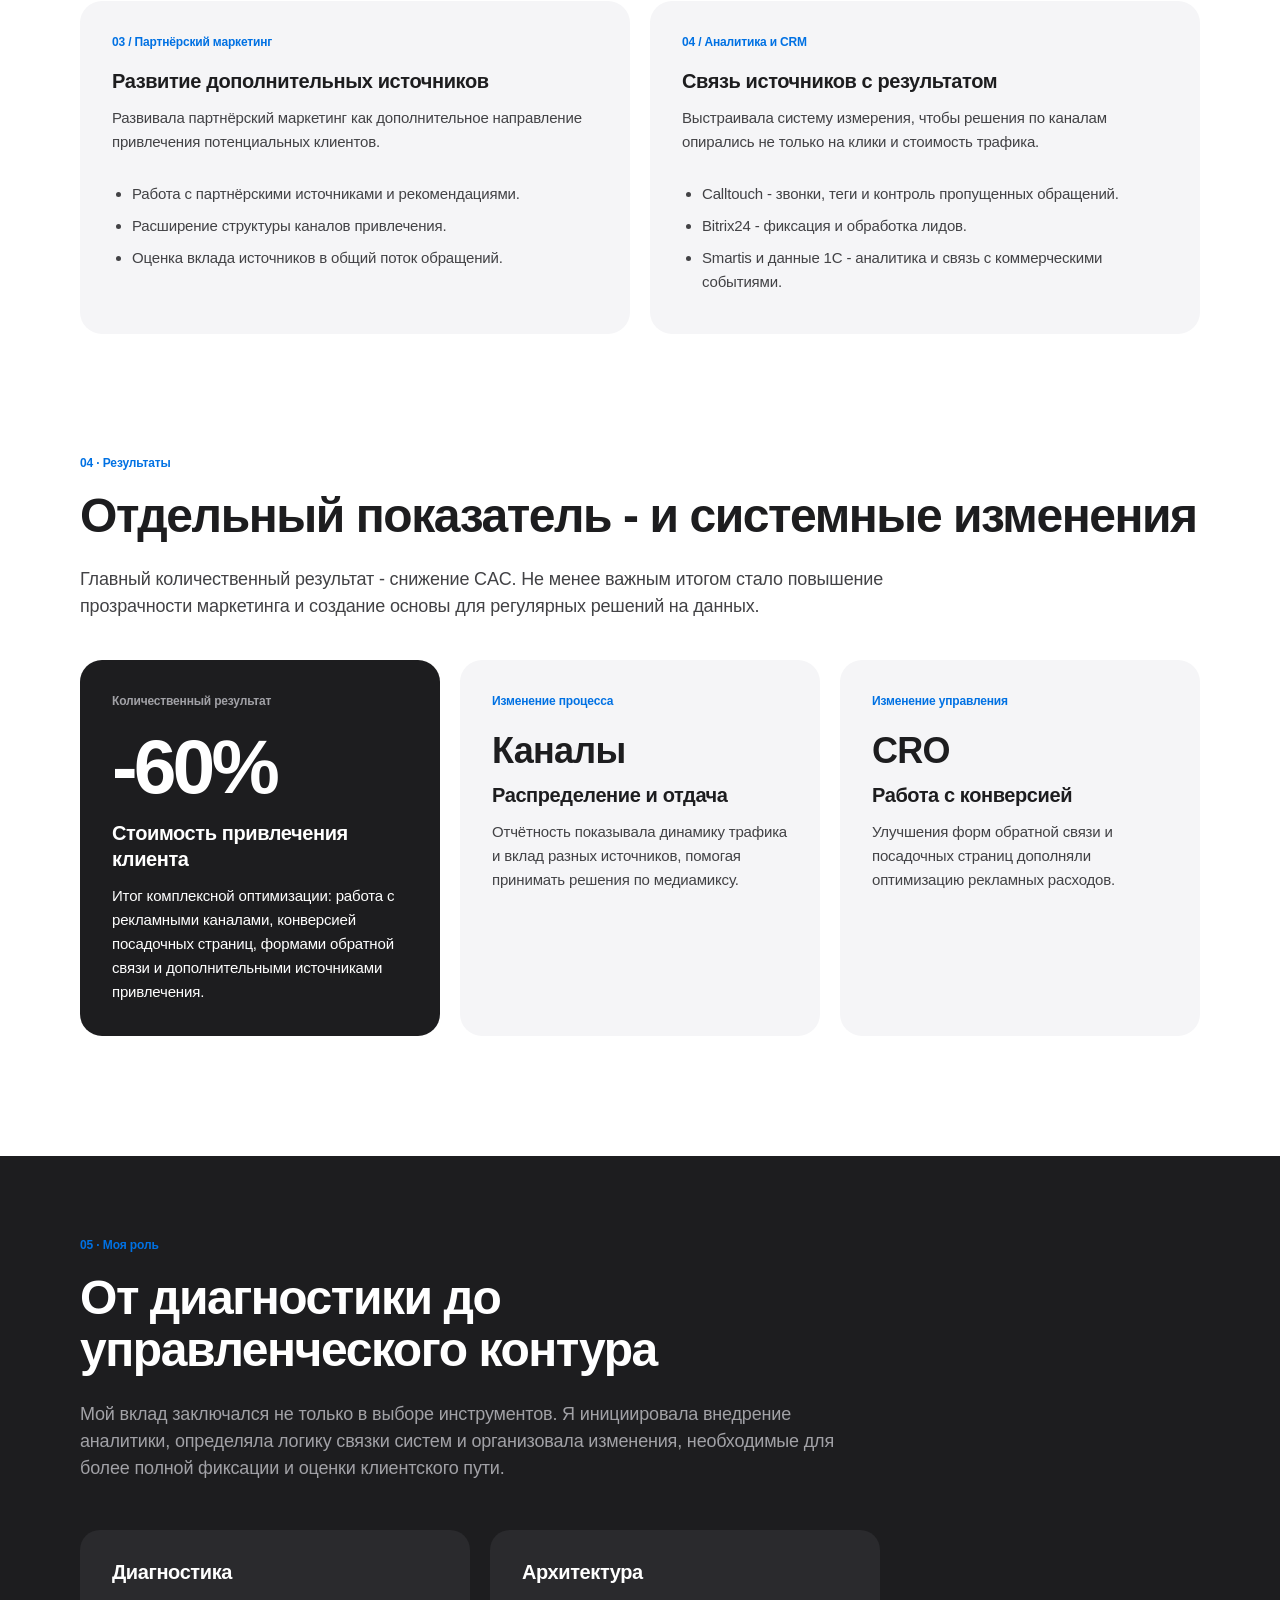
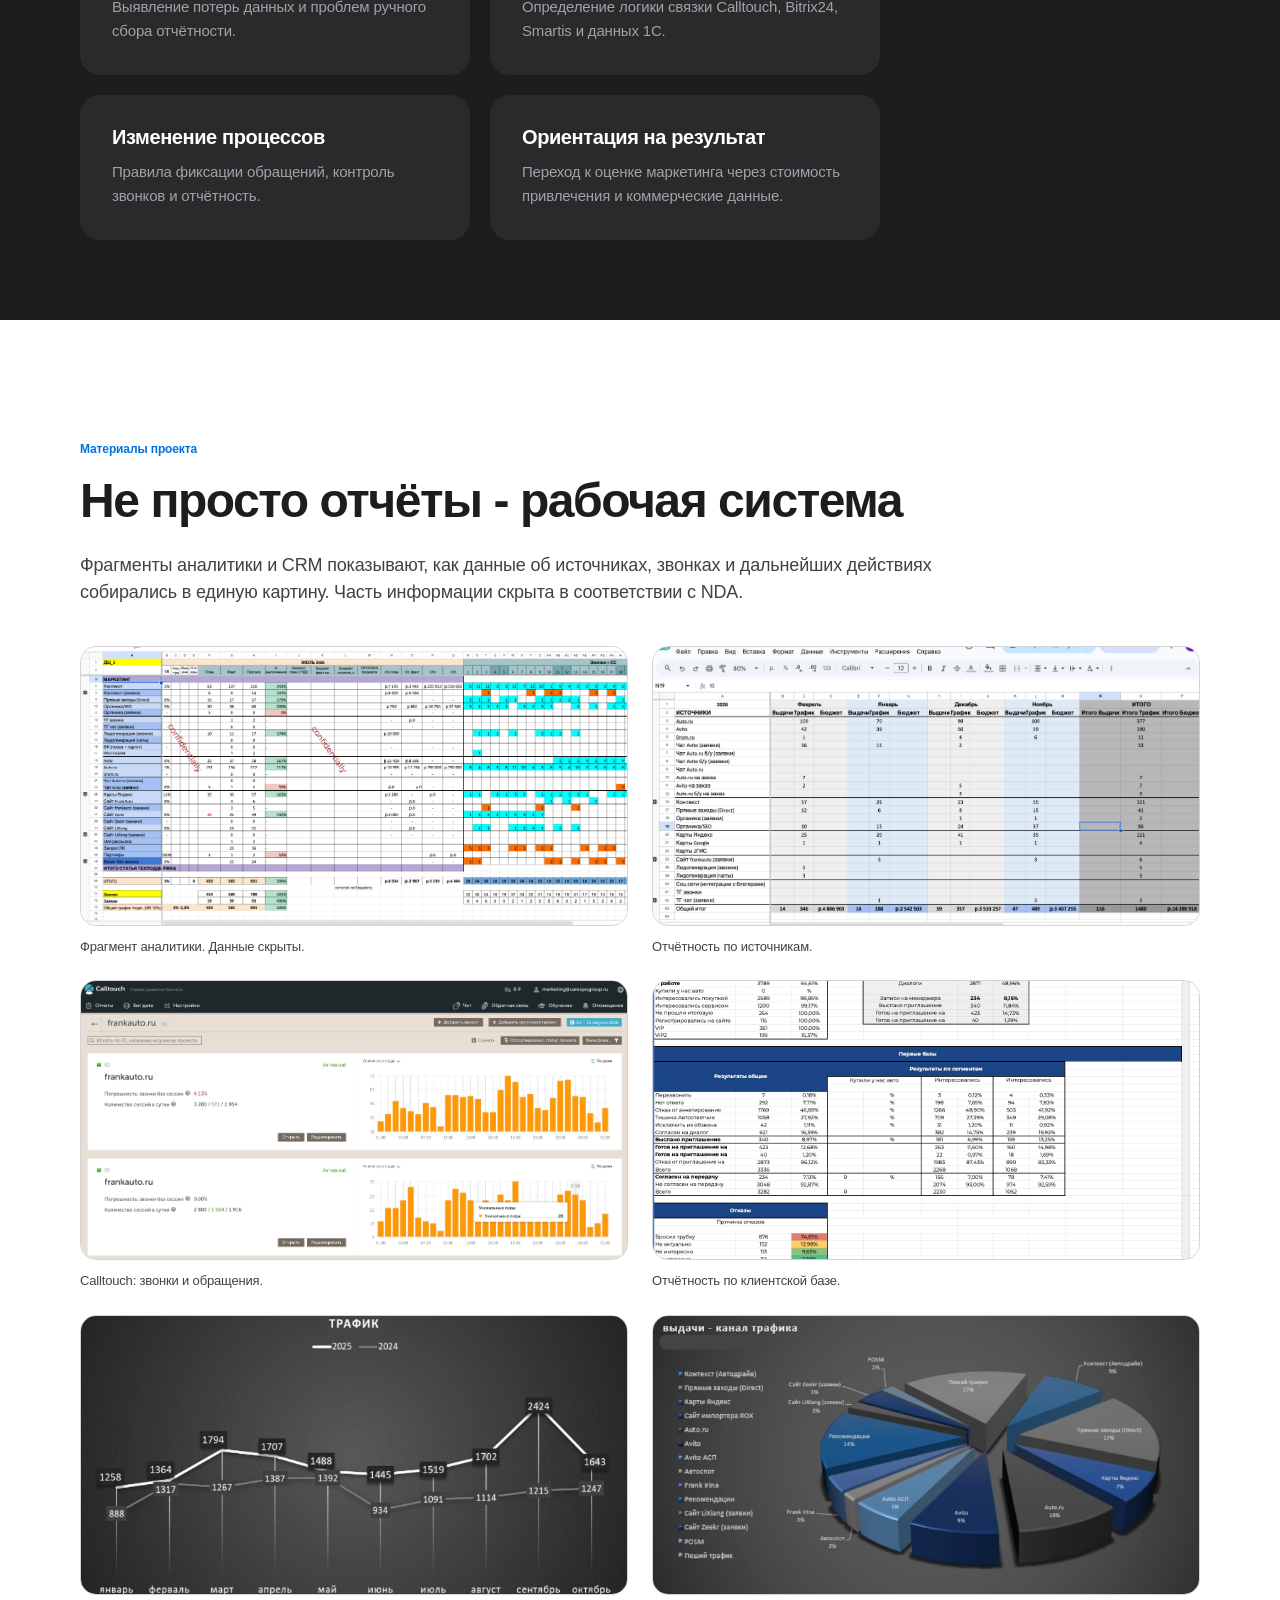
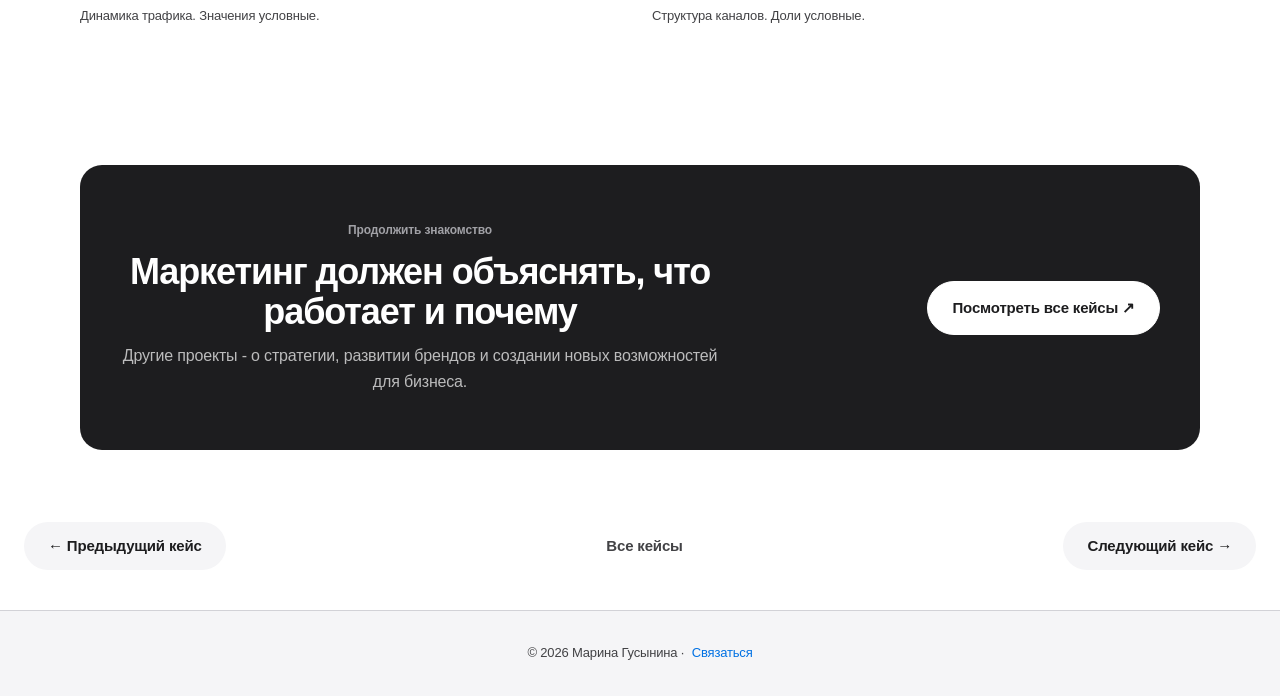
<file: cases/system.html>
<!doctype html>
<html lang="ru">
<head>
  <meta charset="utf-8">
  <meta name="viewport" content="width=device-width, initial-scale=1.0">
  <meta name="description" content="Кейс Frank Auto: построение управляемой системы маркетинга, сквозная аналитика, CRM и снижение стоимости привлечения клиента.">
  <meta name="theme-color" content="#ffffff">
  <title>Frank Auto - от рекламных расходов к управляемому маркетингу | Марина Гусынина</title>
  
  <!-- Подключаем общий style.css -->
  <link rel="stylesheet" href="../style.css">

  <style>
    :root {
      --bg: #ffffff;
      --bg-soft: #f5f5f7;
      --paper: #ffffff;
      --ink: #1d1d1f;
      --muted: #424245;
      --line: #d2d2d7;
      --accent: #0071e3;
      --radius: 22px;
      --content: 1120px;
    }
    * { box-sizing: border-box; }
    html { scroll-behavior: smooth; }
    body {
      margin: 0;
      background: var(--bg);
      color: var(--ink);
      font-family: Inter, -apple-system, BlinkMacSystemFont, "Segoe UI", Arial, sans-serif;
      line-height: 1.6;
      -webkit-font-smoothing: antialiased;
    }
    a { color: inherit; text-decoration: none; }
    img { max-width: 100%; display: block; }
    .wrap { width: min(var(--content), calc(100% - 44px)); margin-inline: auto; }
    
    .topbar { border-bottom: 1px solid var(--line); background: rgba(255,255,255,.92); }
    .nav { min-height: 76px; display: flex; align-items: center; justify-content: space-between; gap: 24px; }
    .brand { text-decoration: none; font-size: 16px; font-weight: 750; letter-spacing: -.035em; white-space: nowrap; display: flex; align-items: center; gap: 10px; }
    .brand img { width: 32px; height: 32px; border-radius: 8px; }
    .navlinks { display: flex; gap: 25px; align-items: center; flex-wrap: wrap; }
    .navlinks a { font-size: 13px; color: var(--muted); text-decoration: none; }
    .navlinks a:hover, .textlink:hover { color: var(--accent); }
    
    .section-header { margin-bottom: 40px; }
    .eyebrow { color: var(--accent); font-size: 12px; font-weight: 700; margin-bottom: 16px; display: block; }
    h2 { font-size: clamp(32px, 4vw, 48px); line-height: 1.1; letter-spacing: -0.03em; margin: 0 0 24px; font-weight: 700; color: var(--ink); }
    .section-text { font-size: 18px; line-height: 1.5; color: var(--muted); margin: 0; max-width: 900px; }

    h1 { max-width: 900px; margin: 16px 0 22px; font-size: clamp(38px, 6vw, 70px); line-height: 1.05; letter-spacing: -.04em; font-weight: 700; color: var(--ink); }
    .lead { max-width: 800px; font-size: clamp(20px, 2vw, 24px); line-height: 1.4; color: var(--muted); margin: 0 0 18px; font-weight: 500; }
    .intro { max-width: 800px; color: var(--muted); font-size: 18px; line-height: 1.6; margin: 0 0 32px; }

    .tags { display: flex; flex-wrap: wrap; gap: 8px; margin-top: 24px; margin-bottom: 40px; }
    .tag { border: 1px solid var(--line); border-radius: 99px; padding: 8px 14px; font-size: 13px; color: var(--ink); background: var(--bg-soft); }
    .hero-actions { display: flex; gap: 12px; flex-wrap: wrap; margin-bottom: 48px; }
    .button { display: inline-flex; align-items: center; justify-content: center; border-radius: 99px; padding: 14px 24px; font-size: 15px; font-weight: 600; text-decoration: none; border: 1px solid var(--ink); transition: transform .18s ease, background .18s ease; }
    .button:hover { transform: translateY(-2px); }
    .button.primary { background: var(--ink); color: white; }
    .button.secondary { background: transparent; }

    .section { padding: 60px 0; }

    .card-visual { background: #f8fbff; border-radius: var(--radius); border: 1px solid var(--line); overflow: hidden; display: flex; flex-direction: column; }
    .card-visual .visual-top { height: 180px; background: #eef4fa; display: grid; place-items: center; border-bottom: 1px solid var(--line); position: relative; }
    .card-visual .visual-bottom { padding: 28px; background: white; flex: 1; }
    .card-visual .visual-num { font-size: 12px; font-weight: 700; color: var(--accent); margin-bottom: 12px; }
    .card-visual h3 { font-size: 20px; line-height: 1.3; margin-bottom: 12px; font-weight: 600; color: var(--ink); }
    .card-visual p { font-size: 15px; line-height: 1.6; margin: 0; color: var(--muted); }

    .card { background: var(--bg-soft); border-radius: var(--radius); padding: 32px; display: flex; flex-direction: column; }
    .card.dark { background: var(--ink); color: white; }
    .card.dark h3, .card.dark p { color: white; }
    .card.dark .card-num { color: #a1a1a6; }
    .card-num { font-size: 12px; font-weight: 700; color: var(--accent); margin-bottom: 16px; }
    .card h3 { font-size: 20px; line-height: 1.3; margin-bottom: 12px; font-weight: 600; color: var(--ink); }
    .card p { font-size: 15px; line-height: 1.6; margin: 0; color: var(--muted); }
    .card ul { padding-left: 20px; margin: 16px 0 0; color: var(--muted); font-size: 15px; }
    .card li { margin-bottom: 8px; }
    .big-num { font-size: clamp(48px, 6vw, 84px); line-height: 1; font-weight: 600; letter-spacing: -.05em; color: var(--accent); margin-bottom: 16px; }
    .card.dark .big-num { color: white; }

    .grid-2 { display: grid; grid-template-columns: 1fr 1fr; gap: 20px; margin-top: 32px; }
    .grid-3 { display: grid; grid-template-columns: repeat(3, 1fr); gap: 20px; margin-top: 32px; }

    .system-flow { display: grid; grid-template-columns: repeat(4, 1fr); gap: 16px; margin: 32px 0; position: relative; }
    .flow-item { background: white; border: 1px solid var(--line); border-radius: 16px; padding: 24px; position: relative; }
    .flow-item:not(:last-child)::after { content: "→"; position: absolute; right: -16px; top: 50%; transform: translateY(-50%); width: 24px; height: 24px; background: var(--accent); color: white; border-radius: 50%; display: grid; place-items: center; font-size: 14px; z-index: 2; }
    .flow-item .step { font-size: 12px; font-weight: 700; color: var(--accent); margin-bottom: 12px; display: block; }
    .flow-item h3 { font-size: 18px; margin-bottom: 8px; color: var(--ink); }
    .flow-item p { font-size: 14px; margin: 0; color: var(--muted); }

    .integration { margin-top: 16px; border-radius: 16px; padding: 20px 24px; background: #e0eaf7; color: #25466f; font-size: 15px; }
    .integration strong { color: #1e3c66; }

    .gallery-grid { display: grid; grid-template-columns: repeat(2, 1fr); gap: 24px; margin-top: 32px; }
    .gallery-item { display: flex; flex-direction: column; }
    .gallery-item img { width: 100%; height: 280px; object-fit: cover; border-radius: 16px; border: 1px solid var(--line); transition: transform 0.2s; cursor: pointer; }
    .gallery-item img:hover { transform: scale(1.02); }
    .gallery-caption { font-size: 13px; color: var(--muted); margin-top: 12px; line-height: 1.4; }

    .dark-section { background: #1d1d1f; color: white; padding: 80px 0; margin: 60px 0; }
    .dark-section .eyebrow { color: var(--accent); }
    .dark-section h2 { color: white; max-width: 800px; }
    .dark-section .section-text { color: #a1a1a6; max-width: 800px; margin-bottom: 48px; }
    .dark-section .role-grid { display: grid; grid-template-columns: repeat(2, 1fr); gap: 20px; max-width: 800px; }
    .dark-section .role-card { background: #2a2a2d; border-radius: 20px; padding: 32px; }
    .dark-section .role-card h3 { color: white; font-size: 20px; margin-bottom: 12px; font-weight: 600; }
    .dark-section .role-card p { color: #a1a1a6; font-size: 15px; margin: 0; line-height: 1.6; }

    .cta-banner { background: var(--ink); color: white; border-radius: var(--radius); padding: 56px 40px; display: flex; justify-content: space-between; align-items: center; gap: 40px; margin-top: 80px; flex-wrap: wrap; }
    .cta-banner .eyebrow { color: #a1a1a6; margin-bottom: 12px; }
    .cta-banner h2 { color: white; font-size: clamp(28px, 3vw, 36px); margin-bottom: 12px; max-width: 600px; }
    .cta-banner p { color: rgba(255,255,255,0.7); font-size: 16px; margin: 0; }
    .cta-banner .button.primary { background: white; color: var(--ink); border-color: white; }
    .cta-banner .button.primary:hover { background: #f5f5f7; }

    .case-nav { display: flex; justify-content: space-between; align-items: center; gap: 16px; margin-top: 40px; padding-top: 32px; flex-wrap: wrap; }
    .case-nav a { font-size: 15px; font-weight: 600; color: var(--ink); text-decoration: none; transition: color 0.2s; }
    .case-nav a:hover { color: var(--accent); }

    /* === ИСПРАВЛЕННЫЙ ФУТЕР === */
    .footer { 
      border-top: 1px solid var(--line); 
      padding: 32px 0; 
      color: var(--muted); 
      font-size: 13px; 
      text-align: center; 
      background-color: var(--bg-soft); /* Серый фон */
    }
    .footer p { margin: 0; color: var(--muted); }
    .footer a { 
      text-decoration: none; 
      color: var(--accent); /* Синяя ссылка */
      margin-left: 4px;
    }
    .footer a:hover { text-decoration: underline; }

    @media (max-width: 1024px) {
      .gallery-grid { grid-template-columns: repeat(3, 1fr); }
    }
    @media (max-width: 900px) {
      .grid-3 { grid-template-columns: 1fr 1fr; }
      .cta-banner { flex-direction: column; align-items: flex-start; padding: 40px 30px; }
      .system-flow { grid-template-columns: 1fr; }
      .flow-item:not(:last-child)::after { content: "↓"; right: 50%; top: auto; bottom: -20px; transform: translateX(50%); }
      .dark-section .role-grid { grid-template-columns: 1fr; }
    }
    @media (max-width: 768px) {
      .grid-2, .grid-3 { grid-template-columns: 1fr; }
      .gallery-grid { grid-template-columns: 1fr; gap: 24px; }
      .gallery-item img { height: auto; max-height: 300px; }
      .section { padding: 40px 0; }
      .nav { flex-direction: column; align-items: flex-start; padding: 15px 0; gap: 12px; }
      .navlinks { gap: 15px; }
      .card-visual .visual-bottom { padding: 24px; }
      .case-nav { flex-direction: column; align-items: stretch; text-align: center; }
      .dark-section { padding: 60px 0; margin: 40px 0; }
    }
    /* ==========================================
   ЖЕСТКИЙ ФИКС ДЛЯ КНОПОК НАВИГАЦИИ
   ========================================== */

/* 1. Делаем стандартный серый фон для кнопок */
.case-nav a, 
.case-nav a:link,
.case-nav a:visited {
  background-color: var(--bg-soft) !important;
  color: var(--ink) !important; /* Темный текст */
  padding: 12px 24px !important;
  border-radius: 980px !important;
  font-weight: 600 !important;
  text-decoration: none !important;
  transition: all 0.2s ease !important;
}

/* 2. При наведении: синий фон, БЕЛЫЙ ТЕКСТ */
.case-nav a:hover,
.case-nav a:focus {
  background-color: var(--accent) !important; /* Синий фон */
  color: #ffffff !important; /* Белый текст */
  transform: translateY(-2px) !important;
}

/* 3. Центральная кнопка "Все кейсы" - она прозрачная */
.case-nav a:nth-child(2),
.case-nav a:nth-child(2):link,
.case-nav a:nth-child(2):visited {
  background-color: transparent !important;
  color: var(--muted) !important;
}

/* 4. "Все кейсы" при наведении - синий текст, прозрачный фон */
.case-nav a:nth-child(2):hover,
.case-nav a:nth-child(2):focus {
  background-color: transparent !important;
  color: var(--accent) !important;
  transform: none !important;
}
  </style>
</head>
<body>

  <header class="topbar">
    <div class="wrap nav">
      <a class="brand" href="../index.html">
        <img src="../images/logo.png" alt="Логотип">
        Марина Гусынина
      </a>
      <nav class="navlinks" aria-label="Основная навигация">
        <a href="../index.html">Обо мне</a>
        <a href="../cases.html" aria-current="page">Кейсы</a>
        <a href="../about.html">Опыт</a>
        <a href="../index.html#contacts">Контакты</a>
      </nav>
    </div>
  </header>

  <main>
    
    <!-- Hero -->
    <section class="section wrap" style="padding-top: 60px;">
      <div class="section-header" style="margin-bottom: 24px;">
        <div class="eyebrow">Кейс 02 · Frank Auto · 2025-2026</div>
        <h1>От рекламных расходов - к управляемому маркетингу</h1>
        <p class="lead">Как связать маркетинг, обращения и продажи в единую систему принятия решений.</p>
        <p class="intro">Инициировала внедрение сквозной аналитики и выстроила связку Calltouch, Bitrix24 и Smartis, чтобы видеть путь клиента от первого обращения до коммерческого результата и оценивать эффективность каналов на основе данных.</p>
      </div>
      
      <div class="tags">
        <span class="tag">Маркетинговая аналитика</span>
        <span class="tag">CRM</span>
        <span class="tag">Управление CAC</span>
        <span class="tag">Автоматизация отчётности</span>
      </div>

      <div class="hero-actions">
        <a class="button primary" href="#solution">Как было устроено решение ↓</a>
        <a class="button secondary" href="../cases.html">Все кейсы</a>
      </div>

      <div class="card dark" style="max-width: 600px; margin-top: 24px;">
        <div class="card-num">Ключевой результат проекта</div>
        <div class="big-num">-60%</div>
        <h3 style="font-size: 20px;">Стоимость привлечения клиента (CAC)</h3>
        <p style="font-size: 14px; margin-top: 10px;">Результат комплексной работы с рекламными каналами, конверсией сайта и обработкой обращений.</p>
      </div>
    </section>

    <!-- 01 Бизнес-задача -->
    <section class="section wrap">
      <div class="section-header">
        <div class="eyebrow">01 · Задача</div>
        <h2>Понять, какие каналы действительно приводят к результату</h2>
        <p class="section-text">Задача была не только в том, чтобы объединить данные. Нужно было последовательно снижать стоимость привлечения: улучшать формы обратной связи и посадочные страницы, пересматривать эффективность рекламных каналов, отключать дорогие источники с низкой отдачей и развивать партнёрский маркетинг.</p>
      </div>
      
      <div class="grid-3">
        <div class="card-visual">
          <div class="visual-top">
             <svg class="visual-svg" viewBox="0 0 100 100" style="width: 80px; height: 80px;">
               <circle cx="50" cy="50" r="40" fill="none" stroke="#0071e3" stroke-width="15" stroke-dasharray="100 151" transform="rotate(-90 50 50)" />
               <circle cx="50" cy="50" r="40" fill="none" stroke="#a1a1a6" stroke-width="15" stroke-dasharray="50 201" stroke-dashoffset="-100" transform="rotate(-90 50 50)" />
               <circle cx="50" cy="50" r="40" fill="none" stroke="#e5e5ea" stroke-width="15" stroke-dasharray="100 151" stroke-dashoffset="-150" transform="rotate(-90 50 50)" />
             </svg>
          </div>
          <div class="visual-bottom">
            <div class="visual-num">Задача 01</div>
            <h3>Разная отдача каналов</h3>
            <p>Нужно было видеть распределение обращений по источникам и оценивать не только объём трафика, но и его коммерческую отдачу.</p>
          </div>
        </div>
        
        <div class="card-visual">
          <div class="visual-top">
            <svg class="visual-svg" viewBox="0 0 100 100" style="width: 80px; height: 80px;">
              <rect x="20" y="60" width="15" height="20" fill="#0071e3" opacity="0.6" />
              <rect x="40" y="40" width="15" height="40" fill="#0071e3" opacity="0.8" />
              <rect x="60" y="20" width="15" height="60" fill="#0071e3" />
            </svg>
          </div>
          <div class="visual-bottom">
            <div class="visual-num">Задача 02</div>
            <h3>Конверсия на каждом этапе</h3>
            <p>На стоимость привлечения влияли не только рекламные ставки, но и формы обратной связи, посадочные страницы и дальнейшая обработка заявок.</p>
          </div>
        </div>

        <div class="card-visual">
          <div class="visual-top">
             <svg class="visual-svg" viewBox="0 0 100 100" style="width: 80px; height: 80px;">
               <rect x="30" y="20" width="40" height="60" rx="4" fill="#fff" stroke="#0071e3" stroke-width="3" />
               <line x1="40" y1="35" x2="60" y2="35" stroke="#0071e3" stroke-width="3" />
               <line x1="40" y1="50" x2="60" y2="50" stroke="#a1a1a6" stroke-width="3" />
               <line x1="40" y1="65" x2="60" y2="65" stroke="#a1a1a6" stroke-width="3" />
             </svg>
          </div>
          <div class="visual-bottom">
            <div class="visual-num">Задача 03</div>
            <h3>Необходимость оптимизации</h3>
            <p>Требовалось перераспределять бюджет в пользу источников с лучшей отдачей и развивать дополнительные каналы привлечения, включая партнёрства.</p>
          </div>
        </div>
      </div>
    </section>

    <!-- 02 Архитектура -->
    <section class="section wrap" id="solution">
      <div class="section-header">
        <div class="eyebrow">02 · Архитектура решения</div>
        <h2>Соединить источники, CRM и коммерческие данные</h2>
        <p class="section-text">Вместо разрозненных отчётов был выстроен контур, в котором информация последовательно проходит от обращения к его обработке и аналитике.</p>
      </div>
      
      <div class="system-flow">
        <div class="flow-item">
          <span class="step">Шаг 01</span>
          <h3>Источники</h3>
          <p>Рекламные каналы и входящие обращения</p>
        </div>
        <div class="flow-item">
          <span class="step">Шаг 02</span>
          <h3>Calltouch</h3>
          <p>Звонки, распознавание речи, теги и контроль пропусков</p>
        </div>
        <div class="flow-item">
          <span class="step">Шаг 03</span>
          <h3>Bitrix24</h3>
          <p>Фиксация лидов, поля, этапы и дисциплина обработки</p>
        </div>
        <div class="flow-item">
          <span class="step">Шаг 04</span>
          <h3>Smartis</h3>
          <p>Сведение данных и автоматизация аналитической отчётности</p>
        </div>
      </div>
      
      <div class="integration">
        <strong>Коммерческие данные:</strong> сведения из 1С передавались через Bitrix24, чтобы учитывать выдачи автомобилей и контракты при анализе результата.
      </div>
    </section>

    <!-- 03 Реализация -->
    <section class="section wrap">
      <div class="section-header">
        <div class="eyebrow">03 · Реализация</div>
        <h2>Изменить не только инструменты, но и правила работы</h2>
        <p class="section-text">Снижение стоимости привлечения складывалось из нескольких направлений: улучшения конверсии сайта, оптимизации медиамикса, развития партнёрского маркетинга и более точного измерения результата.</p>
      </div>
      
      <div class="grid-2">
        <div class="card">
          <div class="card-num">01 / Конверсия</div>
          <h3>Формы обратной связи и посадочные страницы</h3>
          <p style="margin-bottom: 12px;">Работала над точками конверсии между рекламным переходом и обращением в отдел продаж.</p>
          <ul>
            <li>Улучшение форм обратной связи (ФОС).</li>
            <li>Доработка посадочных страниц под задачи рекламных каналов.</li>
            <li>Снижение потерь потенциальных клиентов на пути к обращению.</li>
          </ul>
        </div>
        <div class="card">
          <div class="card-num">02 / Рекламные каналы</div>
          <h3>Оптимизация медиамикса</h3>
          <p style="margin-bottom: 12px;">Регулярно оценивала распределение трафика и его результативность, чтобы бюджет работал эффективнее.</p>
          <ul>
            <li>Отключение дорогих источников с низкой отдачей.</li>
            <li>Перераспределение внимания и бюджета между каналами.</li>
            <li>Сопоставление объёма трафика с обращениями и коммерческими результатами.</li>
          </ul>
        </div>
        <div class="card">
          <div class="card-num">03 / Партнёрский маркетинг</div>
          <h3>Развитие дополнительных источников</h3>
          <p style="margin-bottom: 12px;">Развивала партнёрский маркетинг как дополнительное направление привлечения потенциальных клиентов.</p>
          <ul>
            <li>Работа с партнёрскими источниками и рекомендациями.</li>
            <li>Расширение структуры каналов привлечения.</li>
            <li>Оценка вклада источников в общий поток обращений.</li>
          </ul>
        </div>
        <div class="card">
          <div class="card-num">04 / Аналитика и CRM</div>
          <h3>Связь источников с результатом</h3>
          <p style="margin-bottom: 12px;">Выстраивала систему измерения, чтобы решения по каналам опирались не только на клики и стоимость трафика.</p>
          <ul>
            <li>Calltouch - звонки, теги и контроль пропущенных обращений.</li>
            <li>Bitrix24 - фиксация и обработка лидов.</li>
            <li>Smartis и данные 1С - аналитика и связь с коммерческими событиями.</li>
          </ul>
        </div>
      </div>
    </section>

    <!-- 04 Результаты -->
    <section class="section wrap">
      <div class="section-header">
        <div class="eyebrow">04 · Результаты</div>
        <h2>Отдельный показатель - и системные изменения</h2>
        <p class="section-text">Главный количественный результат - снижение CAC. Не менее важным итогом стало повышение прозрачности маркетинга и создание основы для регулярных решений на данных.</p>
      </div>
      
      <div class="grid-3">
        <div class="card dark">
          <div class="card-num">Количественный результат</div>
          <div class="big-num">-60%</div>
          <h3>Стоимость привлечения клиента</h3>
          <p>Итог комплексной оптимизации: работа с рекламными каналами, конверсией посадочных страниц, формами обратной связи и дополнительными источниками привлечения.</p>
        </div>
        <div class="card">
          <div class="card-num">Изменение процесса</div>
          <h3 style="font-size: 36px; margin-bottom: 8px;">Каналы</h3>
          <h3>Распределение и отдача</h3>
          <p>Отчётность показывала динамику трафика и вклад разных источников, помогая принимать решения по медиамиксу.</p>
        </div>
        <div class="card">
          <div class="card-num">Изменение управления</div>
          <h3 style="font-size: 36px; margin-bottom: 8px;">CRO</h3>
          <h3>Работа с конверсией</h3>
          <p>Улучшения форм обратной связи и посадочных страниц дополняли оптимизацию рекламных расходов.</p>
        </div>
      </div>
    </section>

    <!-- 05 Моя роль -->
    <section class="dark-section">
      <div class="wrap">
        <div class="eyebrow" style="color: var(--accent);">05 · Моя роль</div>
        <h2>От диагностики до управленческого контура</h2>
        <p class="section-text">Мой вклад заключался не только в выборе инструментов. Я инициировала внедрение аналитики, определяла логику связки систем и организовала изменения, необходимые для более полной фиксации и оценки клиентского пути.</p>
        
        <div class="role-grid">
          <div class="role-card">
            <h3>Диагностика</h3>
            <p>Выявление потерь данных и проблем ручного сбора отчётности.</p>
          </div>
          <div class="role-card">
            <h3>Архитектура</h3>
            <p>Определение логики связки Calltouch, Bitrix24, Smartis и данных 1С.</p>
          </div>
          <div class="role-card">
            <h3>Изменение процессов</h3>
            <p>Правила фиксации обращений, контроль звонков и отчётность.</p>
          </div>
          <div class="role-card">
            <h3>Ориентация на результат</h3>
            <p>Переход к оценке маркетинга через стоимость привлечения и коммерческие данные.</p>
          </div>
        </div>
      </div>
    </section>

    <!-- Материалы проекта -->
    <section class="section wrap">
      <div class="section-header">
        <div class="eyebrow">Материалы проекта</div>
        <h2>Не просто отчёты - рабочая система</h2>
        <p class="section-text">Фрагменты аналитики и CRM показывают, как данные об источниках, звонках и дальнейших действиях собирались в единую картину. Часть информации скрыта в соответствии с NDA.</p>
      </div>
      
      <div class="gallery-grid">
        <div class="gallery-item">
          <img src="../images/cases/system-1.jpg" alt="Фрагмент аналитики Frank Auto">
          <div class="gallery-caption">Фрагмент аналитики. Данные скрыты.</div>
        </div>
        <div class="gallery-item">
          <img src="../images/cases/system-2.jpg" alt="Отчёт по источникам">
          <div class="gallery-caption">Отчётность по источникам.</div>
        </div>
        <div class="gallery-item">
          <img src="../images/cases/system-3.jpg" alt="Интерфейс Calltouch">
          <div class="gallery-caption">Calltouch: звонки и обращения.</div>
        </div>
        <div class="gallery-item">
          <img src="../images/cases/system-4.jpg" alt="Отчётность по клиентской базе">
          <div class="gallery-caption">Отчётность по клиентской базе.</div>
        </div>
        <div class="gallery-item">
          <img src="../images/cases/frank-traffic-indexed.jpg" alt="Динамика трафика">
          <div class="gallery-caption">Динамика трафика. Значения условные.</div>
        </div>
        <div class="gallery-item">
          <img src="../images/cases/frank-channel-mix-schematic.jpg" alt="Структура каналов">
          <div class="gallery-caption">Структура каналов. Доли условные.</div>
        </div>
      </div>
    </section>

    <!-- БЛОК CTA -->
    <div class="cta-banner wrap">
      <div>
        <div class="eyebrow" slyle="color: var(--accent);">Продолжить знакомство</div>
        <h2>Маркетинг должен объяснять, что работает и почему</h2>
        <p>Другие проекты - о стратегии, развитии брендов и создании новых возможностей для бизнеса.</p>
      </div>
      <a class="button primary" href="../cases.html">Посмотреть все кейсы ↗</a>
    </div>

    <!-- Навигация между кейсами -->
    <section style="padding: 0;">
      <div class="container" style="padding-top: 0; padding-bottom: 40px;">
        <nav class="case-nav">
          <a href="rox.html" class="case-nav-prev">← Предыдущий кейс</a>
          <a href="../cases.html">Все кейсы</a>
          <a href="classifieds.html" class="case-nav-next">Следующий кейс →</a>
        </nav>
      </div>
    </section>

  <!-- ФУТЕР -->
  <footer class="footer">
      © 2026 Марина Гусынина · <a href="../contacts.html">Связаться</a>
  </footer>

</main>

 <script src="../script.js"></script> 
</body>
</html>
</file>
<file: style.css>
/* ===== RESET ===== */
*, *::before, *::after { margin: 0; padding: 0; box-sizing: border-box; }

:root {
  --bg: #ffffff;
  --bg-soft: #f5f5f7;
  --bg-dark: #1d1d1f;
  --text: #1d1d1f;
  --text-soft: #424245;
  --muted: #86868b;
  --line: #d2d2d7;
  --accent: #0071e3;
  --accent-hover: #0077ed;
  --radius: 18px;
  --radius-lg: 28px;
  --max: 1300px;
  --ease: cubic-bezier(.4, 0, .2, 1);
  --section-gap: 56px;
}

html { scroll-behavior: smooth; scroll-padding-top: 90px; }

body {
  font-family: 'Inter', -apple-system, BlinkMacSystemFont, 'SF Pro Display', 'Helvetica Neue', Arial, sans-serif;
  background: var(--bg);
  color: var(--text);
  line-height: 1.47;
  font-size: 17px;
  -webkit-font-smoothing: antialiased;
  text-rendering: optimizeLegibility;
  letter-spacing: -0.01em;
  overflow-x: hidden;
}

a { color: inherit; text-decoration: none; transition: color .2s var(--ease); }
img { max-width: 100%; display: block; }
button { font: inherit; cursor: pointer; border: none; background: none; color: inherit; }

/* ===== ТИПОГРАФИКА ===== */
h1, h2, h3, h4 { font-weight: 600; line-height: 1.05; letter-spacing: -0.025em; }
h1 { font-size: clamp(48px, 7vw, 96px); font-weight: 600; }
h2 { font-size: clamp(28px, 4vw, 48px); font-weight: 600; margin-bottom: 24px; }
h3 { font-size: 24px; font-weight: 600; margin-bottom: 8px; letter-spacing: -0.02em; }
h4 { font-size: 12px; letter-spacing: .12em; text-transform: uppercase; color: var(--accent); font-weight: 500; }

.eyebrow { font-size: 14px; letter-spacing: -0.01em; color: var(--accent); margin-bottom: 16px; font-weight: 600; }
.lead { font-size: 21px; line-height: 1.5; color: var(--text-soft); max-width: 100%; font-weight: 400; letter-spacing: -0.01em; }
p { color: var(--muted); margin-bottom: 16px; font-size: 17px; }
strong { color: var(--text); font-weight: 600; }

/* ===== ЛЕЙАУТ ===== */
.container { max-width: var(--max); margin: 0 auto; padding: 100px 24px; }
.container-wide { max-width: 1450px; margin: 0 auto; padding: 100px 24px; }

/* ===== HEADER ===== */
header {
  position: sticky; top: 0; z-index: 100;
  background: rgba(255, 255, 255, 0.82);
  backdrop-filter: saturate(180%) blur(20px);
  -webkit-backdrop-filter: saturate(180%) blur(20px);
  border-bottom: 1px solid rgba(0, 0, 0, 0.06);
}
.nav {
  max-width: 1450px; margin: 0 auto;
  padding: 0 24px; height: 52px;
  display: flex; justify-content: space-between; align-items: center;
  gap: 24px;
}
.brand { display: flex; align-items: center; gap: 10px; font-size: 18px; font-weight: 500; letter-spacing: -0.02em; }
.brand-logo { width: 32px; height: 32px; object-fit: contain; background: #ffffff; border-radius: 8px; padding: 2px; }
.brand-name { color: var(--text); }

.nav-links { display: flex; gap: 32px; list-style: none; align-items: center; }
.nav-links a { font-size: 13px; font-weight: 400; color: var(--text-soft); transition: color .2s var(--ease); }
.nav-links a:hover { color: var(--accent); }
.nav-links a.active { color: var(--text); font-weight: 500; }

.burger { display: none; width: 40px; height: 40px; position: relative; z-index: 110; }
.burger span { display: block; position: absolute; left: 10px; right: 10px; height: 1.5px; background: var(--text); transition: .3s var(--ease); }
.burger span:nth-child(1) { top: 15px; }
.burger span:nth-child(2) { top: 21px; }
.burger span:nth-child(3) { top: 27px; }
.burger.open span:nth-child(1) { top: 21px; transform: rotate(45deg); }
.burger.open span:nth-child(2) { opacity: 0; }
.burger.open span:nth-child(3) { top: 21px; transform: rotate(-45deg); }

/* ===== HERO ===== */
.hero { padding: 100px 24px 80px; max-width: var(--max); margin: 0 auto; }
.hero-inner { display: grid; grid-template-columns: 350px 1fr; gap: 64px; align-items: center; margin-bottom: 48px; text-align: left; }
.hero-photo img { width: 350px; height: 450px; object-fit: cover; object-position: center top; border-radius: var(--radius-lg); display: block; background: var(--bg-soft); }
.hero-content { max-width: 100%; }
.hero-tagline { font-size: 13px; letter-spacing: -0.01em; color: var(--muted); margin-bottom: 24px; }
.hero h1 { margin-bottom: 24px; letter-spacing: -0.03em; font-size: clamp(48px, 6vw, 80px); }
.hero-role { font-size: clamp(17px, 1.7vw, 20px); color: var(--text-soft); max-width: 620px; margin: 0 0 20px; line-height: 1.5; letter-spacing: -0.015em; }
.hero-role-title { color: var(--accent); font-weight: 600; }
.hero-slogan { font-size: clamp(20px, 2.2vw, 26px); font-weight: 600; color: var(--text); letter-spacing: -0.025em; line-height: 1.2; margin: 0 0 32px; max-width: 620px; }
.hero-actions { display: flex; gap: 16px; flex-wrap: wrap; justify-content: flex-start; }

/* ===== STATS ===== */
.stats { display: grid; grid-template-columns: repeat(3, 1fr); gap: 24px;margin-top: 48px;
  /* Убрали max-width: 1000px, чтобы они растянулись на всю ширину контейнера */
}
.stat { background: var(--bg-soft); border-radius: var(--radius-lg); padding: 40px 32px; transition: transform .3s var(--ease); }
.section-soft .stat { background: #ffffff; }
.stat:hover { transform: translateY(-4px); }
.stat .num { font-size: clamp(36px, 4.5vw, 56px); font-weight: 600; color: var(--text); letter-spacing: -0.035em; line-height: 1.1; margin-bottom: 10px; white-space: normal; word-break: break-word; }
.stat .num.accent { color: var(--accent); }
.stat .label { font-size: 16px; color: var(--muted); line-height: 1.45; }

/* ===== BUTTONS ===== */
.btn { display: inline-flex; align-items: center; gap: 8px; padding: 12px 22px; font-size: 15px; font-weight: 400; border-radius: 980px; transition: all .25s var(--ease); cursor: pointer; border: 1px solid transparent; }
.btn-primary { background: var(--accent); color: #fff; }
.btn-primary:hover { background: var(--accent-hover); }
.btn-ghost { background: transparent; color: var(--accent); }
.btn-ghost:hover { text-decoration: underline; }
.btn-outline { background: transparent; color: var(--text); border-color: var(--line); }
.btn-outline:hover { border-color: var(--text); }
.btn svg { transition: transform .25s var(--ease); }
.btn:hover svg { transform: translateX(3px); }

/* ===== SECTION ===== */
.section-soft { background: var(--bg-soft); padding: var(--section-gap) 0; }
.section-soft .container, .section-soft .container-wide { padding-top: 0; padding-bottom: 0; }

/* ===== ABOUT ===== */
.about-lead { font-size: clamp(19px, 2vw, 24px); line-height: 1.4; letter-spacing: -0.015em; color: var(--text); max-width: 100%; margin: 32px 0 24px; }
.about-lead strong { font-weight: 600; color: var(--text); }
.about-text { font-size: 17px; line-height: 1.6; color: var(--text-soft); max-width: 100%; margin: 0 0 20px; }
.about-cards { display: grid; grid-template-columns: repeat(auto-fit, minmax(240px, 1fr)); gap: 16px; margin: 40px 0 0; }
.about-card { background: #fff; border-radius: var(--radius); padding: 28px 24px; transition: transform .3s var(--ease); }
.about-card:hover { transform: translateY(-4px); }
.about-card h3 { font-size: 18px; font-weight: 600; color: var(--text); margin-bottom: 8px; letter-spacing: -0.015em; line-height: 1.2; }
.about-card p { font-size: 14px; color: var(--muted); margin: 0; line-height: 1.5; }

/* ===== TAGS ===== */
.tags { display: flex; flex-wrap: wrap; gap: 10px; margin: 32px 0 0; }
.tag { font-size: 13px; padding: 8px 16px; background: var(--bg-soft); border-radius: 980px; color: var(--text-soft); transition: all .2s var(--ease); }
.tag:hover { background: var(--text); color: #fff; }

/* ===== METHOD STEPS ===== */
.method-steps { display: grid; grid-template-columns: repeat(auto-fit, minmax(200px, 1fr)); gap: 20px; margin-top: 48px; }
.method-step { background: var(--bg-soft); border-radius: var(--radius-lg); padding: 32px 28px; transition: transform .3s var(--ease); }
.method-step:hover { transform: translateY(-4px); }
.method-num { font-size: 13px; color: var(--accent); font-weight: 600; margin-bottom: 16px; letter-spacing: -0.01em; }
.method-step h3 { font-size: 20px; margin-bottom: 10px; line-height: 1.2; }
.method-step p { font-size: 15px; color: var(--muted); margin: 0; line-height: 1.5; }
.method-quote { font-size: clamp(22px, 2.6vw, 32px); line-height: 1.3; letter-spacing: -0.025em; color: var(--text); max-width: 100%; margin: 56px 0 16px; font-weight: 500; }
.method-quote em { font-style: normal; color: var(--accent); font-weight: 500; }
.method-note { color: var(--muted); font-size: 16px; margin: 0; }

/* ===== CASES ===== */
.cases-grid { display: grid; grid-template-columns: repeat(auto-fit, minmax(340px, 1fr)); gap: 28px; margin-top: 48px; }
.case-card { background: var(--bg-soft); border-radius: var(--radius-lg); padding: 40px; transition: all .35s var(--ease); display: flex; flex-direction: column; color: inherit; }
.case-card:hover { transform: translateY(-6px); box-shadow: 0 20px 40px rgba(0, 0, 0, 0.08); }
.case-num { font-size: 13px; letter-spacing: -0.01em; color: var(--accent); margin-bottom: 16px; font-weight: 500; }
.case-card h3 { margin-bottom: 12px; font-size: 26px; line-height: 1.2; }
.case-card p { font-size: 16px; margin-bottom: 24px; }
.case-metric { margin: 24px 0 0; padding-top: 24px; border-top: 1px solid rgba(0, 0, 0, 0.08); }
.case-metric .value { font-size: 34px; font-weight: 600; color: var(--accent); letter-spacing: -0.03em; line-height: 1.1; }
.case-metric .desc { font-size: 14px; color: var(--muted); margin-top: 6px; }

/* ===== PROGRAMS ===== */
.programs { display: grid; grid-template-columns: repeat(2, 1fr); gap: 40px 60px; margin-top: 48px; }
.program-group-title { font-size: 14px; font-weight: 600; color: var(--accent); letter-spacing: 0.02em; text-transform: uppercase; margin-bottom: 14px; }
.program-list { display: flex; flex-wrap: wrap; gap: 8px; }
.program { display: inline-block; padding: 10px 18px; background: #fff; border-radius: 980px; font-size: 14px; color: var(--text-soft); letter-spacing: -0.005em; transition: all .2s var(--ease); cursor: default; }
.program:hover { background: var(--accent); color: #fff; transform: translateY(-2px); }

/* ===== GALLERY ===== */
.gallery { display: grid; grid-template-columns: repeat(auto-fill, minmax(180px, 1fr)); gap: 12px; margin: 24px 0; }
.gallery img { width: 100%; height: 170px; object-fit: cover; border-radius: 14px; cursor: pointer; transition: all .3s var(--ease); }
.gallery img:hover { transform: scale(1.02); }
.img-placeholder { width: 100%; height: 170px; background: rgba(0, 0, 0, 0.04); border-radius: 14px; display: grid; place-items: center; color: var(--muted); font-size: 13px; text-align: center; padding: 16px; }

/* ===== TABLE ===== */
.table-wrap { overflow-x: auto; -webkit-overflow-scrolling: touch; }
table { width: 100%; border-collapse: collapse; margin: 24px 0; font-size: 15px; background: #fff; border-radius: 14px; overflow: hidden; }
th, td { text-align: left; padding: 16px 20px; border-bottom: 1px solid rgba(0, 0, 0, 0.06); }
th { color: var(--text); font-size: 13px; font-weight: 600; background: rgba(0, 0, 0, 0.02); }
td { color: var(--text-soft); }
tr:last-child td { border-bottom: none; }
tr:hover td { background: rgba(0, 113, 227, 0.04); }

/* ===== TIMELINE ===== */
.timeline { margin-top: 48px; }
.job { margin-bottom: 8px; padding: 32px; background: var(--bg-soft); border-radius: var(--radius-lg); transition: all .3s var(--ease); }
.job:hover { background: #ebebf0; }
.job .period { font-size: 13px; color: var(--accent); margin-bottom: 12px; font-weight: 500; }
.job h3 { font-size: 22px; margin-bottom: 4px; }
.job .company { color: var(--muted); font-size: 15px; margin-bottom: 16px; }
.job ul { list-style: none; }
.job li { color: var(--text-soft); font-size: 15px; padding-left: 20px; position: relative; margin-bottom: 6px; line-height: 1.5; }
.job li::before { content: ''; position: absolute; left: 4px; top: 11px; width: 6px; height: 6px; background: var(--accent); border-radius: 50%; }

/* ===== CONTACTS ===== */
.contact-grid { display: grid; grid-template-columns: repeat(auto-fit, minmax(240px, 1fr)); gap: 20px; margin-top: 48px; }
.contact-card { background: var(--bg-soft); border-radius: var(--radius-lg); padding: 36px; transition: all .3s var(--ease); }
.contact-card:hover { background: #ebebf0; }
.contact-card .label { font-size: 13px; color: var(--muted); margin-bottom: 12px; }
.contact-card .value { font-size: 21px; color: var(--text); font-weight: 500; letter-spacing: -0.015em; word-break: break-word; }
.contact-card a:hover { color: var(--accent); }

/* ===== CTA ===== */
.cta-banner { background: var(--bg-dark); color: #fff; border-radius: var(--radius-lg); padding: 56px 40px; text-align: center; margin: 48px auto 0; max-width: 1200px; }
.cta-banner h2 { color: #fff; margin-bottom: 16px; }
.cta-banner p { color: rgba(255,255,255,0.7); font-size: 19px; margin-bottom: 28px; max-width: 600px; margin-left: auto; margin-right: auto; }
.cta-banner .btn-primary { background: #fff; color: var(--text); }
.cta-banner .btn-primary:hover { background: rgba(255,255,255,0.9); }
.cta-banner::before { display: none !important; } /* Убираем нижнюю черту перед CTA, если она есть */

/* ===== FOOTER ===== */
footer { background: var(--bg-soft); padding: 48px 24px; text-align: center; color: var(--muted); font-size: 13px; border-top: 1px solid rgba(0,0,0,0.06); }
footer a { color: var(--accent); }
footer a:hover { text-decoration: underline; }

/* ===== LIGHTBOX ===== */
.lightbox { display: none; position: fixed; inset: 0; background: rgba(255, 255, 255, 0.96); backdrop-filter: blur(20px); z-index: 999; align-items: center; justify-content: center; padding: 60px 40px; opacity: 0; transition: opacity .25s var(--ease); }
.lightbox.open { display: flex; opacity: 1; }
.lightbox img { max-width: 100%; max-height: 100%; border-radius: 14px; box-shadow: 0 30px 60px rgba(0,0,0,0.15); animation: lbIn .35s var(--ease); }
@keyframes lbIn { from { opacity: 0; transform: scale(.96); } to { opacity: 1; transform: none; } }
.lb-close { position: absolute; top: 24px; right: 32px; font-size: 36px; color: var(--text); cursor: pointer; line-height: 1; font-weight: 300; width: 48px; height: 48px; display: grid; place-items: center; border-radius: 50%; transition: background .2s; }
.lb-close:hover { background: rgba(0,0,0,0.06); }
.lb-nav { position: absolute; top: 50%; transform: translateY(-50%); width: 48px; height: 48px; border-radius: 50%; background: rgba(0,0,0,0.05); color: var(--text); display: grid; place-items: center; font-size: 22px; cursor: pointer; transition: all .2s; }
.lb-nav:hover { background: rgba(0,0,0,0.1); }
.lb-prev { left: 24px; }
.lb-next { right: 24px; }
.lb-counter { position: absolute; bottom: 24px; left: 50%; transform: translateX(-50%); color: var(--muted); font-size: 14px; }

/* ===== BACK TO TOP ===== */
.to-top { position: fixed; bottom: 32px; right: 32px; width: 48px; height: 48px; border-radius: 50%; background: var(--text); color: #fff; display: grid; place-items: center; opacity: 0; pointer-events: none; transition: all .3s var(--ease); z-index: 90; box-shadow: 0 4px 16px rgba(0,0,0,0.12); }
.to-top.show { opacity: 1; pointer-events: auto; }
.to-top:hover { transform: translateY(-4px); }

/* ===== ANIMATIONS ===== */
.reveal { opacity: 0; transform: translateY(20px); transition: all .9s var(--ease); }
.reveal.visible { opacity: 1; transform: none; }
@media (prefers-reduced-motion: reduce) { .reveal { opacity: 1; transform: none; transition: none; }
}

/* ===== CASE TEXT ===== */
.case-text { margin-top: 32px; padding-top: 32px; border-top: 1px solid rgba(0, 0, 0, 0.08); }
.case-text h4 { font-size: 12px; font-weight: 600; color: var(--accent); letter-spacing: 0.08em; text-transform: uppercase; margin: 0 0 20px; }
.case-text p { font-size: 13px; line-height: 1.55; color: var(--text-soft); margin: 0 0 12px; }
.case-text p:last-child { margin-bottom: 0; }
.case-text strong { color: var(--text); font-weight: 600; }

/* ===== CASE PAGE HEADER ===== */
.case-page .eyebrow { margin-top: 40px; }
.case-page h1 { font-size: clamp(32px, 5vw, 56px); line-height: 1.1; letter-spacing: -0.03em; margin-bottom: 24px; max-width: 900px; }
.case-page .lead { font-size: clamp(18px, 2vw, 22px); color: var(--muted); margin-bottom: 32px; max-width: 800px; }

/* ===== CASE LINKS ===== */
.case-links { display: flex; flex-wrap: wrap; gap: 12px; margin-top: 28px; padding-top: 28px; border-top: 1px solid rgba(0, 0, 0, 0.08); }
.case-link { display: inline-flex; align-items: center; gap: 8px; padding: 10px 18px; background: #fff; border: 1px solid var(--line); border-radius: 980px; font-size: 14px; font-weight: 500; color: var(--text); transition: all .2s var(--ease); }
.case-link:hover { background: var(--accent); color: #fff; border-color: var(--accent); }
.case-link svg { transition: transform .2s var(--ease); }
.case-link:hover svg { transform: translateX(3px); }

/* ===== CASE NAV ===== */
.case-nav { display: flex; justify-content: space-between; align-items: center; gap: 16px; margin-top: 48px; padding-top: 32px; flex-wrap: wrap; }
.case-nav a { display: inline-flex; align-items: center; padding: 12px 24px; background: var(--bg-soft); border-radius: 980px; font-size: 15px; font-weight: 500; color: var(--text); transition: all .2s var(--ease); }
.case-nav a:hover { background: var(--accent); color: #fff; transform: translateY(-2px); }
.case-nav a:nth-child(2) { margin: 0 auto; background: transparent; color: var(--muted); padding: 12px 16px; }
.case-nav a:nth-child(2):hover { background: transparent; color: var(--accent); transform: none; }

/* ===== RESPONSIVE ===== */
@media (max-width: 1024px) {
  .container, .container-wide { padding: 48px 24px; }
  .hero { padding: 56px 24px; }
  .section-soft { padding: 48px 0; }
  .section-dark { padding: 48px 24px; }
}

@media (max-width: 768px) {
  .hero { padding-top: 48px; padding-bottom: 40px; }
  .brand-name { display: none; }
  .burger { display: block; }

  .nav-links {
    position: fixed; top: 52px; right: 0; left: auto;
    width: 100%; max-width: 320px;
    background: rgba(255, 255, 255, 0.55);
    backdrop-filter: blur(24px) saturate(180%);
    -webkit-backdrop-filter: blur(24px) saturate(180%);
    border-radius: 0 0 20px 20px;
    box-shadow: 0 8px 24px rgba(0, 0, 0, 0.08);
    flex-direction: column; justify-content: flex-start;
    align-items: stretch; gap: 0; padding: 8px 0; margin: 0;
    list-style: none; transform: translateY(-10px);
    opacity: 0; pointer-events: none;
    transition: all .3s var(--ease); z-index: 9999;
    overflow-y: auto; max-height: calc(100vh - 52px);
  }
  .nav-links.open { transform: translateY(0); opacity: 1; pointer-events: auto; }
  .nav-links li { width: 100%; text-align: left; }
  .nav-links a {
    display: block; width: 100%; font-size: 15px; padding: 14px 24px;
    border-bottom: 1px solid rgba(0, 0, 0, 0.06);
    color: var(--text); text-align: left;
  }
  .nav-links li:last-child a { border-bottom: none; }
  .nav-links a:hover, .nav-links a.active { color: var(--accent); background: rgba(0, 113, 227, 0.04); }

  .hero-inner { grid-template-columns: 1fr; gap: 32px; text-align: center; }
  .hero-photo img { width: 100%; max-width: 320px; height: auto; aspect-ratio: 7 / 9; margin: 0 auto; }
  .hero-role { margin-left: auto; margin-right: auto; }
  .hero-slogan { margin-left: auto; margin-right: auto; }
  .hero-actions { justify-content: center; }

  .stats { grid-template-columns: 1fr; gap: 12px; margin-top: 32px; }
  .stat { padding: 24px 20px; }

  .about-cards { grid-template-columns: 1fr; gap: 12px; margin-top: 32px; }
  .about-lead { font-size: 20px; }

  .programs { grid-template-columns: 1fr; gap: 28px; }

  .case-card { padding: 28px; }
  .case-card h3 { font-size: 22px; }
  .gallery { grid-template-columns: repeat(2, 1fr); }
  .gallery img, .img-placeholder { height: 140px; }

  .case-text p { font-size: 13px; line-height: 1.5; }
  .case-text h4 { font-size: 11px; margin-bottom: 16px; }

  .job { padding: 24px; }
  .job h3 { font-size: 19px; }

  .cta-banner { padding: 40px 24px; border-radius: 20px; margin-top: 40px; }

  .lb-prev { left: 12px; }
  .lb-next { right: 12px; }
  .lb-nav { width: 40px; height: 40px; }
  .to-top { bottom: 20px; right: 20px; width: 44px; height: 44px; }

  .lead { font-size: 19px; }

  .case-nav { flex-direction: column; align-items: stretch; gap: 12px; }
  .case-nav a { justify-content: center; }
  .case-nav a:nth-child(2) { margin: 0; padding: 12px; }
}

@media (max-width: 480px) {
  .btn { padding: 11px 20px; font-size: 14px; }
  .hero-actions { flex-direction: column; align-items: stretch; }
  .hero-actions .btn { justify-content: center; }
  .contact-grid { grid-template-columns: 1fr; }
  .contact-card { padding: 28px; }
  .pillars { grid-template-columns: 1fr; }
  .cases-grid { grid-template-columns: 1fr; }
}
/* ============================================================
   ===== ЕДИНЫЙ БЛОК СТИЛЕЙ ДЛЯ ВСЕХ 10 КЕЙСОВ (CASE PAGE) =====
   ============================================================ */

.case-page { padding-top: 40px; }
.case-page > .container-wide, 
main.case-page.container-wide { 
  padding-top: 40px; 
  padding-bottom: 100px; 
}

/* 1. Hero (Верхний блок) */
.case-page .case-hero { max-width: 940px; margin-bottom: 48px; }
.case-page .case-hero h1 { font-size: clamp(32px, 5vw, 56px); line-height: 1.1; letter-spacing: -0.03em; margin-bottom: 24px; max-width: 900px; }
.case-page .case-hero .lead { font-size: clamp(18px, 2vw, 22px); color: var(--muted); margin-bottom: 32px; max-width: 800px; }
.case-page .case-hero .body-copy { margin-top: 18px; font-size: 17px; color: var(--text-soft); line-height: 1.7; max-width: 800px; }

/* 2. Metric Panel (Блок с цифрами) */
.case-page .metric-panel { display: grid; grid-template-columns: 1fr 1.2fr; gap: 32px; align-items: center; background: var(--bg-soft); border: 1px solid var(--line); border-radius: var(--radius-lg); padding: 32px; margin: 32px 0; }
.case-page .metric-number { color: var(--accent); font-size: 34px; font-weight: 600; line-height: 1.1; letter-spacing: -0.03em; }
.case-page .metric-title { font-size: 20px; color: var(--text); font-weight: 600; line-height: 1.3; margin-top: 16px; }
.case-page .metric-note { color: var(--muted); font-size: 14px; line-height: 1.5; margin: 10px 0 0; }
.case-page .metric-compare { display: grid; grid-template-columns: 1fr 1fr; gap: 16px; }
.case-page .compare-box { background: #fff; border: 1px solid var(--line); border-radius: var(--radius); padding: 24px; }
.case-page .compare-box .small { font-size: 13px; color: var(--muted); margin-bottom: 8px; }
.case-page .compare-box .big { font-size: clamp(32px, 4vw, 48px); font-weight: 700; color: var(--text); line-height: 1; letter-spacing: -0.03em; margin-bottom: 4px; }
.case-page .compare-box.highlight { border-color: rgba(48, 100, 220, .3); box-shadow: 0 8px 24px rgba(30, 70, 130, .08); }
.case-page .compare-box.highlight .big { color: var(--accent); }

/* 3. Секции и типографика */
.case-page .section-block { padding: 0; margin-bottom: 56px; }
.case-page .section-block > .eyebrow { margin-bottom: 12px; display: block; }
.case-page .section-block h2 { font-size: clamp(28px, 4vw, 44px); line-height: 1.15; letter-spacing: -0.03em; margin: 0 0 24px; max-width: 780px; }
.case-page .section-intro { font-size: 17px; line-height: 1.7; color: var(--text-soft); max-width: 780px; margin: 0 0 24px; }
.case-page .body-copy { font-size: 17px; line-height: 1.7; color: var(--text-soft); max-width: 900px; margin: 0 0 16px; }

/* 4. Сетка карточек */
.case-page .grid-3 { display: grid; grid-template-columns: repeat(3, 1fr); gap: 20px; margin-top: 24px; }
.case-page .card { background: var(--bg-soft); border-radius: var(--radius-lg); padding: 32px 28px; transition: transform .3s var(--ease); }
.case-page .card:hover { transform: translateY(-4px); }
.case-page .card-num { font-size: 13px; font-weight: 600; color: var(--accent); margin-bottom: 16px; text-transform: uppercase; letter-spacing: 0.05em; }
.case-page .card-num.text-accent { font-size: clamp(28px, 3vw, 36px); font-weight: 700; letter-spacing: -0.03em; text-transform: none; }
.case-page .card h3 { font-size: 20px; margin-bottom: 12px; line-height: 1.2; color: var(--text); }
.case-page .card p { font-size: 15px; color: var(--text-soft); line-height: 1.55; margin: 0; }

/* 5. Process Grid (Этапы) */
.case-page .process-grid { display: grid; grid-template-columns: repeat(5, 1fr); gap: 12px; margin: 40px 0; }
.case-page .process-step { position: relative; background: var(--bg-soft); border-radius: var(--radius); padding: 24px 20px; }
.case-page .process-step .num { font-size: 12px; font-weight: 700; color: var(--accent); margin-bottom: 12px; }
.case-page .process-step h3 { font-size: 16px; margin-bottom: 8px; color: var(--text); }
.case-page .process-step p { font-size: 13px; color: var(--text-soft); line-height: 1.5; margin: 0; }
.case-page .process-step:not(:last-child)::after { content: "→"; position: absolute; right: -14px; top: 50%; transform: translate(50%, -50%); color: var(--accent); font-size: 20px; z-index: 2; background: #fff; border-radius: 50%; width: 28px; height: 28px; display: grid; place-items: center; }

/* 6. Quote Panel (Цитата) */
.case-page .quote-panel { margin-top: 40px; background: var(--bg-dark); color: #fff; border-radius: var(--radius-lg); padding: 48px; display: block; }
.case-page .quote-panel p { margin: 0; }
.case-page .quote-panel strong { display: inline; color: #fff !important; font-size: clamp(20px, 2.5vw, 28px); line-height: 1.5; font-weight: 500; text-align: left; }

/* 7. Текстовый блок (h4 + p) */
.case-page .case-text { margin-top: 32px; padding-top: 32px; border-top: 1px solid rgba(0, 0, 0, 0.08); }
.case-page .case-text h4 { font-size: 12px; font-weight: 600; color: var(--accent); letter-spacing: 0.08em; text-transform: uppercase; margin: 32px 0 16px; }
.case-page .case-text h4:first-child { margin-top: 0; }
.case-page .case-text p { font-size: 15px; line-height: 1.65; color: var(--text-soft); margin: 0 0 14px; }
.case-page .case-text p:last-child { margin-bottom: 0; }

/* 8. Галерея (работает и с img, и с figure) */
.case-page .gallery { display: grid; grid-template-columns: repeat(auto-fill, minmax(240px, 1fr)); gap: 16px; margin: 24px 0; }
.case-page .gallery-item { margin: 0; padding: 0; }
.case-page .gallery-item img,
.case-page .gallery img { width: 100%; height: 200px; object-fit: cover; border-radius: var(--radius); display: block; cursor: pointer; transition: transform .3s var(--ease); }
.case-page .gallery img:hover,
.case-page .gallery-item img:hover { transform: scale(1.02); }
.case-page .gallery-caption { font-size: 13px; color: var(--muted); margin-top: 10px; line-height: 1.5; }

/* Убираем лишний отступ у секции перед темной */
.case-page .section-block:has(+ .section-dark) { 
  margin-bottom: 0;
}
/* 9. Тёмная секция (Моя роль) — В КАРТОЧКЕ, БЕЗ РАСТЯГИВАНИЯ */
.case-page .section-dark,
.case-page .section-block.section-dark { 
  background: var(--bg-dark); 
  color: #fff; 
  border-radius: var(--radius-lg); 
  padding: 56px 48px; 
  margin: 56px 0 0 0; 
  width: auto; /* Отменяем растягивание */
}
.case-page .section-dark .eyebrow-dark { color: var(--accent); display: block; margin-bottom: 12px; }
.case-page .section-dark .h2-dark { color: #fff; margin-bottom: 24px; }
.case-page .section-dark .lead-dark { color: rgba(255,255,255,0.7); font-size: 19px; line-height: 1.6; max-width: 800px; margin-bottom: 32px; }

/* Карточки внутри тёмной секции */
.case-page .section-dark .pillars { display: grid; grid-template-columns: repeat(2, 1fr); /* 2 колонки на декстопе */ gap: 20px; margin-top: 32px; }
.case-page .section-dark .pillar { background: #2a2a2d; border-radius: var(--radius); padding: 32px 28px; }
.case-page .section-dark .pillar h3 { color: #fff; font-size: 20px; margin-bottom: 12px; }
.case-page .section-dark .pillar p { color: #c8c5bf; font-size: 15px; margin: 0; line-height: 1.55; }
.case-page .section-dark .card { background: #2a2a2d; }
.case-page .section-dark .card h3 { color: #fff; }
.case-page .section-dark .card p { color: #c8c5bf; }

/* 10. Навигация и ссылки */
.case-page .case-nav { display: flex; justify-content: space-between; align-items: center; gap: 16px; margin-top: 48px; padding-top: 32px; flex-wrap: wrap; }
.case-page .case-nav a { display: inline-flex; align-items: center; padding: 12px 24px; background: var(--bg-soft); border-radius: 980px; font-size: 15px; font-weight: 500; color: var(--text); transition: all .2s var(--ease); }
.case-page .case-nav a:hover { background: var(--accent); color: #fff; transform: translateY(-2px); }
.case-page .case-nav a:nth-child(2) { margin: 0 auto; background: transparent; color: var(--muted); padding: 12px 16px; }
.case-page .case-nav a:nth-child(2):hover { background: transparent; color: var(--accent); transform: none; }

.case-page .case-links { display: flex; flex-wrap: wrap; gap: 12px; margin-top: 28px; padding-top: 28px; border-top: 1px solid rgba(0, 0, 0, 0.08); }
.case-page .case-link { display: inline-flex; align-items: center; gap: 8px; padding: 10px 18px; background: #fff; border: 1px solid var(--line); border-radius: 980px; font-size: 14px; font-weight: 500; color: var(--text); transition: all .2s var(--ease); }
.case-page .case-link:hover { background: var(--accent); color: #fff; border-color: var(--accent); }
/* Адаптив для тёмной секции */
@media (max-width: 900px) {
  .case-page .section-dark { padding: 40px 32px; margin-top: 40px; }
  .case-page .section-dark .pillars { grid-template-columns: 1fr; } /* На планшетах 1 колонка */
}
@media (max-width: 600px) {
  .case-page .section-dark { padding: 32px 24px; }
}

/* 11. CTA Баннер */
.case-page .cta-banner { margin-top: 56px; margin-bottom: 0; }

/* 12. Адаптив для всех новых блоков */
@media (max-width: 900px) {
  .case-page .metric-panel { grid-template-columns: 1fr; }
  .case-page .grid-3 { grid-template-columns: repeat(2, 1fr); }
  .case-page .section-block { margin-bottom: 40px; }
  .case-page .section-dark { padding: 40px 32px; margin-top: 40px; }
  .case-page .process-grid { grid-template-columns: repeat(2, 1fr); }
  .case-page .process-step:not(:last-child)::after { display: none; }
}

@media (max-width: 600px) {
  .case-page .grid-3,
  .case-page .metric-compare,
  .case-page .gallery { grid-template-columns: 1fr; }
  .case-page .gallery-item img,
  .case-page .gallery img { height: 180px; }
  .case-page .case-nav { flex-direction: column; align-items: stretch; }
  .case-page .case-nav a { justify-content: center; }
  .case-page .section-dark { padding: 32px 24px; }
  .case-page .quote-panel { padding: 32px 24px; }
  .case-page .card { padding: 24px; }
}
</file>
